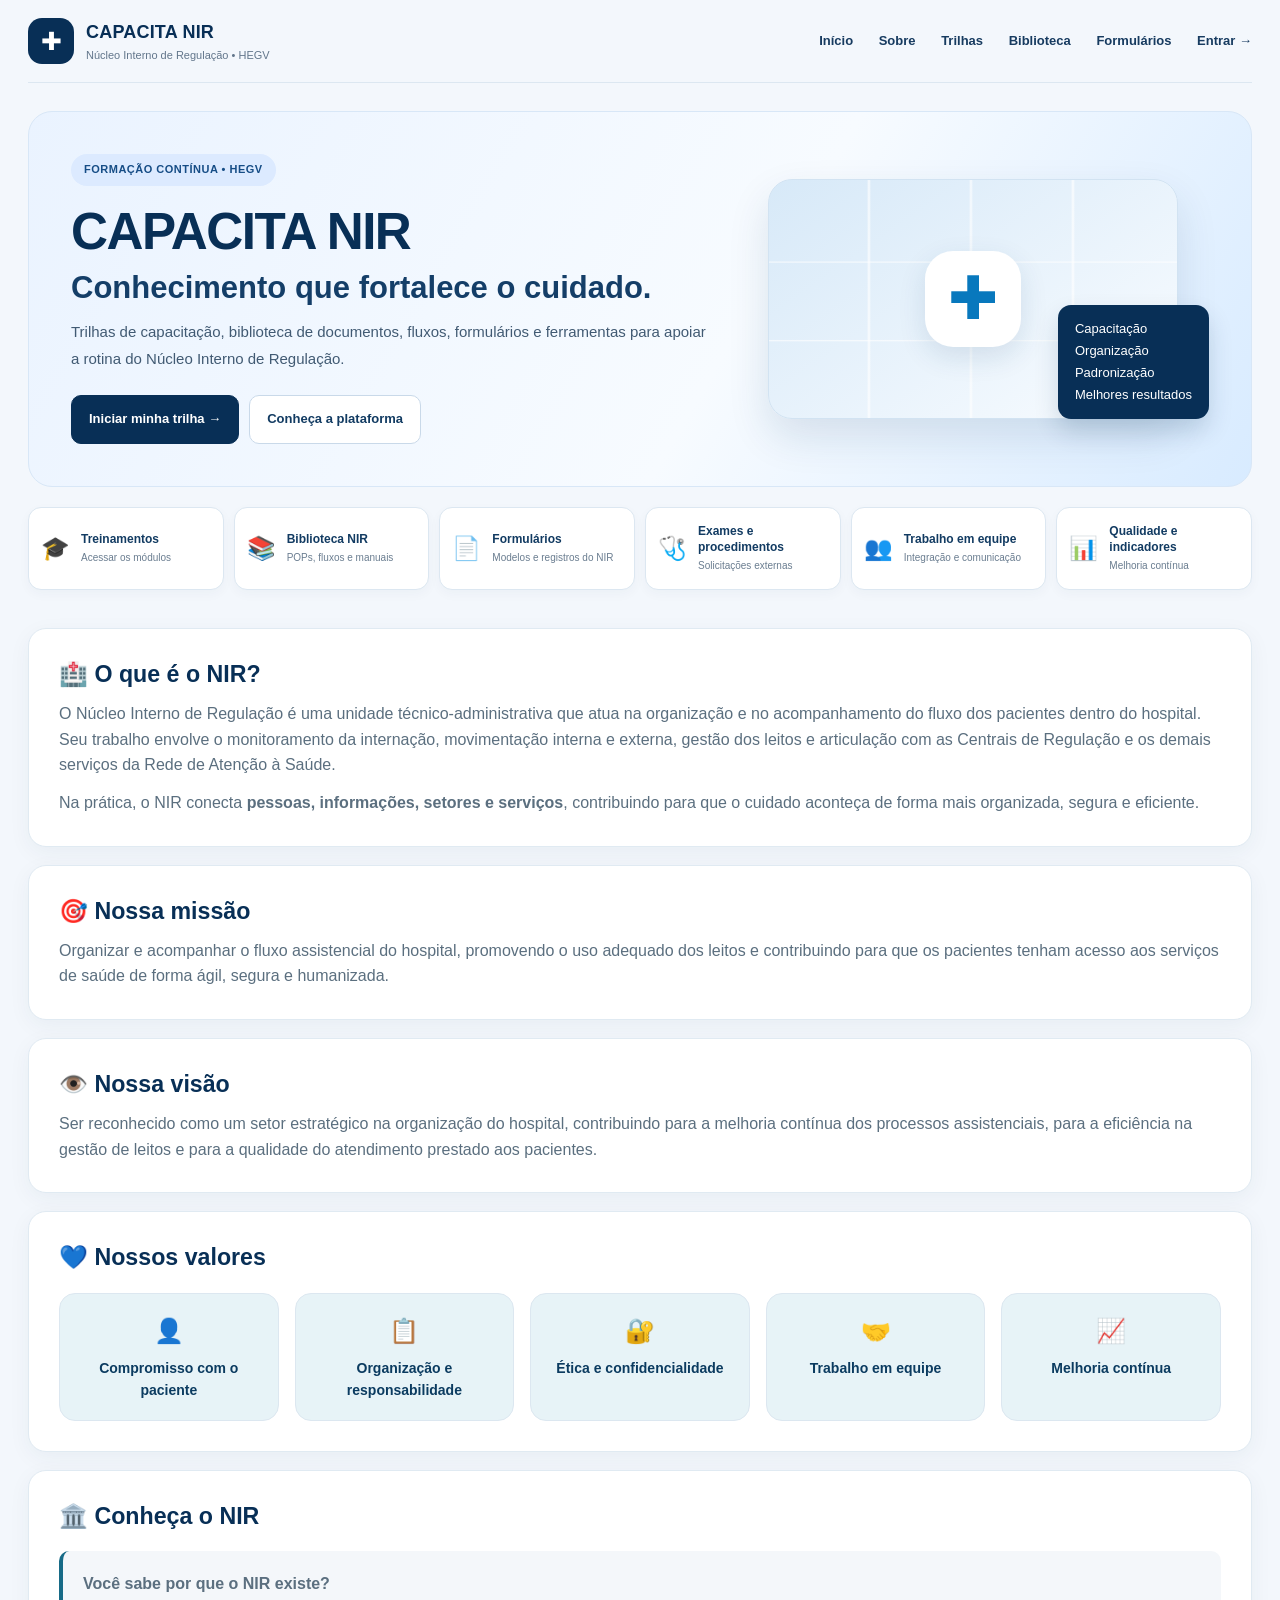
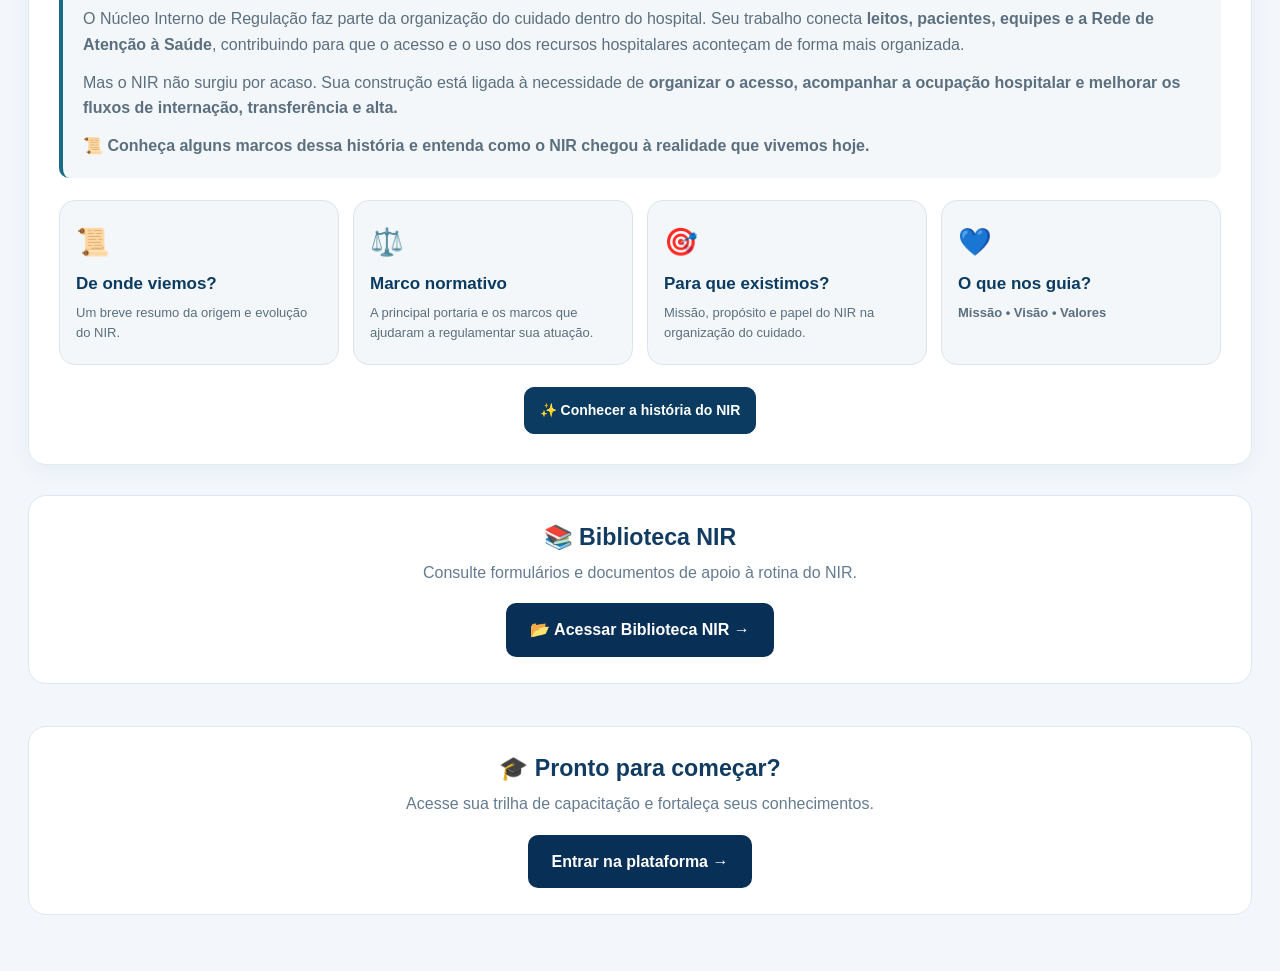
<file: index.html>
<!DOCTYPE html>
<html lang="pt-BR">
<head>
<meta charset="UTF-8">
<meta name="viewport" content="width=device-width, initial-scale=1.0">
<title>CAPACITA NIR | Plataforma de Capacitação</title>
<link rel="preconnect" href="https://fonts.googleapis.com">
<link rel="preconnect" href="https://fonts.gstatic.com" crossorigin>
<link href="https://fonts.googleapis.com/css2?family=Inter:wght@400;500;600;700;800&display=swap" rel="stylesheet">

<style>
:root{
  --navy:#17324d;
  --blue:#2f6f95;
  --blue-light:#e8f2f7;
  --light:#f4f8fb;
  --text:#243746;
  --muted:#657786;
  --white:#ffffff;
  --border:#dce7ee;
  --success:#3d8068;
  --shadow:0 10px 30px rgba(23,50,77,.08);
}
*{box-sizing:border-box}
html{scroll-behavior:smooth}
body{
  margin:0;font-family:Arial,Helvetica,sans-serif;color:var(--text);
  background:var(--light);line-height:1.6;
}
button,input,textarea{font:inherit}
button{cursor:pointer}

/* ===== APRESENTAÇÃO INICIAL ===== */
.intro-screen{
  min-height:100vh;
  background:linear-gradient(135deg,var(--navy),var(--blue));
  color:white;
}
.intro-inner{max-width:1150px;margin:auto;padding:55px 20px 70px}
.intro-hero{text-align:center;max-width:850px;margin:auto}
.intro-badge{
  display:inline-block;padding:8px 16px;border:1px solid rgba(255,255,255,.35);
  border-radius:30px;font-size:13px;font-weight:bold;margin-bottom:18px;
}
.intro-hero h1{font-size:clamp(38px,6vw,62px);margin:0 0 8px}
.intro-subtitle{font-size:20px;margin:0 0 18px;opacity:.9}
.motto{
  max-width:760px;margin:0 auto 28px;font-size:18px;font-style:italic;opacity:.97;
}
.intro-button{
  display:inline-flex;align-items:center;justify-content:center;
  border:0;border-radius:12px;padding:13px 22px;background:white;
  color:var(--navy);font-weight:bold;box-shadow:0 8px 25px rgba(0,0,0,.15);
}
.intro-section{
  background:white;color:var(--text);border-radius:22px;padding:30px;
  margin-top:42px;box-shadow:0 15px 45px rgba(0,0,0,.12);
}
.intro-section h2{color:var(--navy);margin:0 0 12px}
.intro-section p{margin:0;color:var(--muted)}
.info-grid{
  display:grid;grid-template-columns:repeat(2,minmax(0,1fr));gap:18px;margin-top:22px;
}
.info-card{
  background:var(--light);border:1px solid var(--border);border-radius:17px;padding:22px;
}
.info-card .icon{font-size:27px;margin-bottom:8px}
.info-card h3{color:var(--navy);margin:0 0 7px}
.info-card p{font-size:14px}
.values-grid{
  display:grid;grid-template-columns:repeat(5,minmax(0,1fr));gap:12px;margin-top:20px;
}
.value-card{
  text-align:center;background:var(--blue-light);border-radius:15px;padding:18px 10px;
  border:1px solid #d6e8f1;
}
.value-card strong{display:block;color:var(--navy);font-size:14px}
.value-card span{font-size:24px;display:block;margin-bottom:7px}
.history-box{
  margin-top:20px;padding:20px;border-left:4px solid var(--blue);
  background:var(--light);border-radius:10px;
}
.login-access{
  text-align:center;margin-top:42px;
}
.login-access h2{margin:0 0 8px}
.login-access p{margin:0 auto 18px;color:rgba(255,255,255,.9)}
.intro-login-button{
  display:inline-flex;padding:14px 24px;border:0;border-radius:12px;
  background:white;color:var(--navy);font-weight:bold;
}

/* ===== LOGIN ===== */
.login-screen{
  min-height:100vh;display:none;align-items:center;justify-content:center;
  padding:25px;background:linear-gradient(135deg,var(--navy),var(--blue));
}
.login-card{
  width:100%;max-width:480px;background:var(--white);border-radius:24px;
  padding:40px 32px;box-shadow:0 20px 60px rgba(0,0,0,.18);text-align:center;
}
.login-badge{
  display:inline-block;background:var(--blue-light);color:var(--navy);
  padding:8px 15px;border-radius:30px;font-size:13px;font-weight:bold;margin-bottom:20px;
}
.login-card h1{color:var(--navy);margin:0 0 8px;font-size:32px}
.login-card h2{color:var(--blue);font-size:18px;margin:0 0 15px;font-weight:normal}
.login-card p{color:var(--muted);margin:0 0 28px}
.login-form{text-align:left}
.login-form label{display:block;font-size:14px;font-weight:bold;color:var(--navy);margin:15px 0 7px}
.login-form input{width:100%;padding:14px;border:1px solid var(--border);border-radius:12px;outline:none}
.login-form input:focus{border-color:var(--blue)}
.login-button{
  width:100%;margin-top:22px;padding:14px;border:0;border-radius:12px;
  background:var(--navy);color:white;font-weight:bold;
}
.back-intro{
  margin-top:16px;border:0;background:transparent;color:var(--blue);font-size:13px;font-weight:bold;
}
.login-author{margin-top:28px;padding-top:20px;border-top:1px solid var(--border);font-size:12px;color:var(--muted)}

/* ===== APLICAÇÃO ===== */
.app{display:none;min-height:100vh}
.topbar{background:white;border-bottom:1px solid var(--border);position:sticky;top:0;z-index:20}
.topbar-inner{max-width:1150px;margin:auto;padding:15px 20px;display:flex;align-items:center;justify-content:space-between;gap:20px}
.brand{display:flex;align-items:center;gap:12px}
.brand-icon{width:42px;height:42px;border-radius:12px;background:var(--navy);color:white;display:flex;align-items:center;justify-content:center;font-size:20px}
.brand strong{color:var(--navy);display:block}
.brand small{color:var(--muted)}
.logout-button{border:1px solid var(--border);background:white;color:var(--navy);padding:9px 13px;border-radius:10px;font-size:13px}

.hero{background:linear-gradient(135deg,var(--navy),var(--blue));color:white}
.hero-inner{max-width:1150px;margin:auto;padding:55px 20px 48px}
.hero-grid{display:grid;grid-template-columns:1.5fr .8fr;gap:40px;align-items:center}
.tag{display:inline-block;padding:7px 13px;border:1px solid rgba(255,255,255,.35);border-radius:30px;font-size:13px;margin-bottom:15px}
.hero h1{font-size:clamp(32px,5vw,50px);margin:0 0 12px}
.hero p{max-width:700px;font-size:17px;margin:0;opacity:.95}
.author-box{text-align:center}
.signature{display:block;width:100%;max-width:330px;height:auto;margin:0 auto 14px;border-radius:8px;background:white}
.author-text{font-size:13px;line-height:1.5;padding:10px 15px;border:1px solid rgba(255,255,255,.25);border-radius:10px;background:rgba(255,255,255,.08)}

.container{max-width:1150px;margin:auto;padding:40px 20px 70px}
.welcome{margin-bottom:35px}
.welcome h2{margin:0 0 5px;color:var(--navy)}
.welcome p{margin:0;color:var(--muted)}
.section-title{color:var(--navy);margin:0 0 18px}

.progress-card{background:white;border:1px solid var(--border);border-radius:18px;padding:24px;box-shadow:var(--shadow);margin-bottom:35px}
.progress-header{display:flex;justify-content:space-between;align-items:center;gap:20px;margin-bottom:12px}
.progress-header strong{color:var(--navy)}
.progress-percent{font-weight:bold;color:var(--blue)}
.progress-bar{height:12px;background:#e9eff3;border-radius:20px;overflow:hidden}
.progress-fill{height:100%;width:0%;background:var(--blue);border-radius:20px;transition:width .4s ease}
.progress-info{color:var(--muted);font-size:13px;margin-top:9px}

.course-grid{display:grid;grid-template-columns:repeat(2,minmax(0,1fr));gap:22px}
.course-card{background:white;border:1px solid var(--border);border-radius:20px;padding:25px;box-shadow:var(--shadow);position:relative;overflow:hidden}
.course-number{display:inline-flex;width:42px;height:42px;align-items:center;justify-content:center;border-radius:50%;background:var(--blue-light);color:var(--navy);font-weight:bold;margin-bottom:15px}
.course-status{position:absolute;top:20px;right:20px;font-size:12px;padding:6px 10px;border-radius:20px;background:#f1f4f6;color:var(--muted)}
.course-status.done{background:#e7f3ed;color:var(--success)}
.course-card h3{color:var(--navy);font-size:21px;margin:0 0 8px}
.course-description{color:var(--muted);font-size:14px;min-height:68px}
.course-meta{display:flex;gap:15px;flex-wrap:wrap;color:var(--muted);font-size:13px;margin:18px 0}
.course-actions{display:flex;flex-wrap:wrap;gap:10px}
.btn{display:inline-flex;align-items:center;justify-content:center;padding:11px 15px;border-radius:10px;text-decoration:none;font-weight:bold;font-size:14px;border:1px solid var(--border);color:var(--navy);background:white}
.btn-primary{background:var(--navy);color:white;border-color:var(--navy)}
.btn-success{background:var(--success);color:white;border-color:var(--success)}

.lesson{display:none}
.back-button{border:0;background:transparent;color:var(--blue);font-weight:bold;padding:0;margin-bottom:20px}
.lesson-card{background:white;border:1px solid var(--border);border-radius:20px;padding:30px;box-shadow:var(--shadow)}
.lesson-label{color:var(--blue);font-weight:bold;font-size:13px;text-transform:uppercase;letter-spacing:.5px}
.lesson-card h2{color:var(--navy);font-size:32px;margin:6px 0 12px}
.lesson-intro{color:var(--muted);max-width:800px}
.video-placeholder{margin:28px 0;background:#102c43;border-radius:18px;overflow:hidden;width:100%}
.video-placeholder iframe{display:block;width:100%;min-height:420px;border:0}
/* ===== APRESENTAÇÃO DENTRO DA PLATAFORMA ===== */
.presentation-box{
  margin:28px 0 20px;
  background:#102c43;
  border-radius:18px;
  overflow:hidden;
  box-shadow:0 10px 30px rgba(23,50,77,.12);
}
.presentation-header{
  display:flex;
  justify-content:space-between;
  align-items:center;
  gap:15px;
  padding:14px 18px;
  color:white;
  background:rgba(0,0,0,.12);
}
.presentation-header strong{font-size:14px}
.presentation-frame{
  display:block;
  width:100%;
  height:620px;
  border:0;
  background:white;
}
.presentation-note{
  padding:10px 16px;
  color:rgba(255,255,255,.82);
  font-size:12px;
  background:#102c43;
}
@media(max-width:600px){
  .presentation-frame{height:420px}
  .presentation-header{align-items:flex-start;flex-direction:column}
}

.material-box{border:1px solid var(--border);background:var(--light);border-radius:15px;padding:20px;margin-top:20px}
.material-box h3{margin-top:0;color:var(--navy)}

.vaga-zero-support{
  display:none;
  margin-top:20px;
  border:1px solid var(--border);
  background:var(--light);
  border-radius:15px;
  padding:20px;
}
.vaga-zero-support h3{
  margin:0 0 8px;
  color:var(--navy);
}
.vaga-zero-support p{
  color:var(--muted);
  margin:0 0 15px;
}
.vaga-zero-image{
  display:block;
  width:100%;
  max-width:900px;
  height:auto;
  margin:18px auto 0;
  border-radius:12px;
  border:1px solid var(--border);
  box-shadow:var(--shadow);
}
.complete-area{margin-top:28px;padding-top:25px;border-top:1px solid var(--border)}
.complete-button{padding:13px 20px;border:0;border-radius:11px;background:var(--success);color:white;font-weight:bold}
.complete-message{display:none;margin-top:12px;color:var(--success);font-weight:bold}

.questions{margin-top:40px}
.question-card{background:white;border:1px solid var(--border);border-radius:18px;padding:25px;box-shadow:var(--shadow)}
.question-card h3{margin-top:0;color:var(--navy)}
.question-card p{color:var(--muted)}
.question-card textarea{width:100%;min-height:120px;resize:vertical;border:1px solid var(--border);border-radius:12px;padding:14px;outline:none}
.question-card textarea:focus{border-color:var(--blue)}
.question-button{margin-top:12px;padding:11px 17px;border:0;border-radius:10px;background:var(--navy);color:white;font-weight:bold}
.question-feedback{display:none;margin-top:10px;color:var(--success);font-size:14px}

.library{margin-top:40px}
.library-grid{display:grid;grid-template-columns:repeat(3,1fr);gap:16px}
.library-item{background:white;border:1px solid var(--border);border-radius:15px;padding:20px}
.library-item strong{color:var(--navy)}
.library-item p{font-size:13px;color:var(--muted)}

footer{text-align:center;color:var(--muted);font-size:13px;padding:30px 20px 40px;border-top:1px solid var(--border);background:white}

.history-cards{
  display:grid;
  grid-template-columns:repeat(4,minmax(0,1fr));
  gap:14px;
  margin-top:22px;
}
.history-card{
  background:var(--light);
  border:1px solid var(--border);
  border-radius:16px;
  padding:20px 16px;
  transition:.2s;
}
.history-card:hover{transform:translateY(-2px);box-shadow:var(--shadow)}
.history-icon{font-size:27px;margin-bottom:8px}
.history-card h3{color:var(--navy);font-size:17px;margin:0 0 7px}
.history-card p{font-size:13px}

.history-page{
  display:none;
  min-height:100vh;
  background:var(--light);
}
.history-page-header{
  background:linear-gradient(135deg,var(--navy),var(--blue));
  color:white;
}
.history-page-inner{max-width:950px;margin:auto;padding:42px 20px}
.history-page-header h1{margin:0 0 8px;font-size:clamp(30px,5vw,46px)}
.history-page-header p{margin:0;opacity:.92}
.history-content{
  max-width:950px;
  margin:auto;
  padding:35px 20px 65px;
}
.history-content-card{
  background:white;border:1px solid var(--border);border-radius:20px;
  padding:28px;margin-bottom:18px;box-shadow:var(--shadow);
}
.history-content-card h2{color:var(--navy);margin:0 0 10px}
.history-content-card p{color:var(--muted);margin:0}
.timeline{
  position:relative;
  margin-top:22px;
  padding-left:28px;
  border-left:3px solid var(--blue-light);
}
.timeline-item{position:relative;margin-bottom:25px}
.timeline-item:last-child{margin-bottom:0}
.timeline-item:before{
  content:"";
  position:absolute;
  left:-38px;
  top:5px;
  width:14px;height:14px;border-radius:50%;
  background:var(--blue);
  border:4px solid white;
  box-shadow:0 0 0 2px var(--blue-light);
}
.timeline-item strong{color:var(--navy);display:block;margin-bottom:4px}
.timeline-item p{font-size:14px;color:var(--muted);margin:0}

@media(max-width:850px){
  .info-grid,.course-grid{grid-template-columns:1fr}
  .values-grid{grid-template-columns:repeat(2,1fr)}
  .hero-grid{grid-template-columns:1fr;text-align:center}
  .hero p{margin:auto}
  .library-grid{grid-template-columns:1fr}
}
@media(max-width:600px){
  .intro-inner{padding:40px 15px 50px}
  .intro-section{padding:22px}
  .values-grid{grid-template-columns:1fr 1fr}
  .login-card{padding:30px 22px}
  .topbar-inner{padding:12px 15px}
  .brand small{display:none}
  .hero-inner{padding:40px 18px}
  .container{padding:30px 15px 50px}
  .lesson-card{padding:22px}
  .lesson-card h2{font-size:26px}
  .video-placeholder iframe{min-height:220px}
  .course-actions .btn{width:100%}
}

/* ===== REFATORAÇÃO VISUAL — PORTAL HÍBRIDO ===== */
:root{
  --navy:#0b3b60;
  --blue:#176b87;
  --blue-light:#e7f3f7;
  --light:#f4f7fa;
  --text:#172b3a;
  --muted:#5b6f7f;
  --border:#dce5ec;
  --success:#237a5a;
  --shadow:0 8px 26px rgba(11,59,96,.07);
}
body{font-family:"Inter",Arial,Helvetica,sans-serif;background:#f4f7fa}
button,input,textarea{font-family:inherit}
button,a,input,textarea{outline-offset:3px}
:focus-visible{outline:3px solid #20a4bf!important;outline-offset:3px}
.portal-sidebar{
  position:fixed;inset:0 auto 0 0;width:258px;padding:24px 16px;
  background:#0b3b60;color:#fff;z-index:1000;overflow-y:auto;
  box-shadow:6px 0 24px rgba(11,59,96,.12)
}
.portal-brand{display:flex;align-items:center;gap:12px;padding:4px 8px 22px;border-bottom:1px solid rgba(255,255,255,.17);margin-bottom:22px}
.portal-brand-mark{width:44px;height:44px;display:grid;place-items:center;border-radius:13px;background:#fff;color:#0b3b60;font-weight:800;letter-spacing:-1px}
.portal-brand strong{display:block;font-size:16px;letter-spacing:.04em}
.portal-brand small{display:block;color:#d3e4ef;font-size:11px;margin-top:3px}
.portal-nav-label{padding:0 10px;margin:20px 0 8px;color:#b9d2e2;font-size:10px;font-weight:700;letter-spacing:.12em;text-transform:uppercase}
.portal-nav{display:grid;gap:5px}
.portal-nav a{display:flex;align-items:center;gap:11px;padding:12px 13px;border-radius:11px;color:#f5f9fc;text-decoration:none;font-size:13px;font-weight:500;transition:background .18s ease,transform .18s ease}
.portal-nav a:hover,.portal-nav a:focus-visible{background:rgba(255,255,255,.13);transform:translateX(2px)}
.portal-nav-icon{width:22px;text-align:center;font-size:17px}
.portal-sidebar-note{margin:28px 5px 0;padding:14px;border:1px solid rgba(255,255,255,.18);border-radius:12px;color:#d7e6ef;font-size:11px;line-height:1.6}
.portal-main{min-height:100vh;margin-left:258px}
.portal-menu-toggle{display:none;position:fixed;top:12px;left:12px;width:44px;height:44px;border:0;border-radius:12px;background:#0b3b60;color:#fff;font-size:22px;z-index:1200;box-shadow:0 5px 18px rgba(11,59,96,.2)}
.portal-menu-overlay{display:none;position:fixed;inset:0;background:rgba(10,28,42,.5);z-index:950}
.portal-menu-overlay.show{display:block}
.topbar{background:rgba(255,255,255,.96);backdrop-filter:blur(12px)}
.topbar-inner{max-width:1240px}
.brand-icon{background:#e7f3f7;color:#0b3b60}
.logout-button{font-weight:600;transition:background .18s ease,border-color .18s ease}
.logout-button:hover{background:#f4f7fa;border-color:#b7c9d5}
.hero{background:linear-gradient(125deg,#0b3b60 0%,#176b87 100%)}
.hero-inner{max-width:1240px}
.hero-grid{gap:34px}
.container{max-width:1240px}
.welcome{padding:22px 24px;background:#fff;border:1px solid var(--border);border-radius:18px;margin-bottom:22px}
.welcome h2{font-size:clamp(22px,2.5vw,29px)}
.progress-card{margin-bottom:30px}
.progress-fill{background:linear-gradient(90deg,#176b87,#20a4bf)}
.course-grid{grid-template-columns:repeat(2,minmax(0,1fr));gap:18px}
.course-card,.progress-card,.question-card,.library-item,.lesson-card{box-shadow:0 4px 18px rgba(11,59,96,.045);transition:transform .18s ease,border-color .18s ease,box-shadow .18s ease}
.course-card{border-radius:17px;padding:24px}
.course-card:hover,.library-item:hover{transform:translateY(-2px);border-color:#b7d2df;box-shadow:0 10px 26px rgba(11,59,96,.08)}
.course-number{background:#e7f3f7;color:#0b3b60}
.course-status{max-width:130px}
.btn,.question-button,.complete-button,.intro-button,.intro-login-button,.login-button{min-height:44px;transition:transform .18s ease,background .18s ease,box-shadow .18s ease}
.btn:hover,.question-button:hover,.complete-button:hover,.intro-button:hover,.intro-login-button:hover,.login-button:hover{transform:translateY(-1px)}
.btn-primary{background:#0b3b60;border-color:#0b3b60}
.btn-primary:hover{background:#12577c;border-color:#12577c}
.portal-tools{margin:0 0 28px;padding:22px;background:#fff;border:1px solid var(--border);border-radius:18px;box-shadow:0 4px 18px rgba(11,59,96,.04)}
.portal-tools-heading{margin:0 0 13px;color:#0b3b60;font-size:16px}
.portal-search-wrap{position:relative;margin-bottom:20px}
.portal-search-icon{position:absolute;left:15px;top:50%;transform:translateY(-50%);font-size:18px;color:#6b7e8c;pointer-events:none}
.portal-search{display:block;width:100%;min-height:48px;padding:12px 15px 12px 44px;border:1px solid #cbd8e1;border-radius:12px;background:#fff;color:#172b3a}
.portal-search:focus{border-color:#176b87;box-shadow:0 0 0 3px rgba(23,107,135,.12)}
.portal-search-help{margin:7px 0 0;color:#6b7e8c;font-size:12px}
.portal-quick-grid{display:grid;grid-template-columns:repeat(4,minmax(0,1fr));gap:12px}
.portal-quick-card{display:flex;min-height:116px;flex-direction:column;align-items:flex-start;justify-content:center;gap:8px;padding:17px;border:1px solid var(--border);border-radius:14px;background:#fbfdfe;color:#172b3a;text-decoration:none;transition:transform .18s ease,border-color .18s ease,box-shadow .18s ease}
.portal-quick-card:hover{transform:translateY(-2px);border-color:#8db9ca;box-shadow:0 8px 20px rgba(11,59,96,.07)}
.portal-quick-icon{font-size:24px}
.portal-quick-card strong{font-size:13px;color:#0b3b60}
.portal-quick-card small{font-size:11px;line-height:1.4;color:#5b6f7f}
.portal-search-results{font-size:12px;color:#5b6f7f;margin-top:12px}
.portal-empty-state{display:none;padding:18px;border:1px dashed #b7c9d5;border-radius:12px;color:#5b6f7f;background:#fbfdfe}
.library-item{transition:transform .18s ease,border-color .18s ease,box-shadow .18s ease}
.library-item[hidden],.course-card[hidden]{display:none!important}
footer{line-height:1.8}
@media(max-width:1050px){
  .portal-quick-grid{grid-template-columns:repeat(2,minmax(0,1fr))}
  .portal-sidebar{width:238px}
  .portal-main{margin-left:238px}
  .course-grid{grid-template-columns:1fr}
}
@media(max-width:760px){
  .portal-sidebar{width:min(300px,86vw);transform:translateX(-105%);transition:transform .24s ease;box-shadow:none}
  .portal-sidebar.open{transform:translateX(0);box-shadow:8px 0 30px rgba(0,0,0,.16)}
  .portal-main{margin-left:0}
  .portal-menu-toggle{display:block}
  .topbar-inner{padding-left:70px}
  .portal-tools{padding:16px}
  .portal-quick-grid{grid-template-columns:repeat(2,minmax(0,1fr))}
  .hero-inner{padding-top:42px}
  .course-grid{grid-template-columns:1fr}
}
@media(max-width:420px){
  .portal-quick-grid{grid-template-columns:1fr 1fr;gap:8px}
  .portal-quick-card{padding:13px;min-height:108px}
  .portal-quick-card strong{font-size:12px}
  .portal-quick-card small{font-size:10px}
  .course-status{position:static;display:inline-block;margin:0 0 12px}
  .course-card{padding:19px}
}
@media(prefers-reduced-motion:reduce){
  *,*::before,*::after{scroll-behavior:auto!important;transition:none!important;animation:none!important}
}


/* ===== REDESIGN HÍBRIDO CAPACITA NIR — versão de revisão ===== */
.intro-screen{background:#f3f7fc;color:#102d4f;min-height:100vh}
.intro-inner{max-width:1440px;padding:0 28px 56px}
.landing-nav{display:flex;align-items:center;justify-content:space-between;gap:22px;padding:18px 0;border-bottom:1px solid #dce7f1}
.landing-brand{display:flex;align-items:center;gap:12px;color:#082f56;text-decoration:none;min-width:225px}
.landing-brand-mark{width:46px;height:46px;display:grid;place-items:center;border-radius:14px;background:#082f56;color:white;font-size:25px}
.landing-brand strong{display:block;font-size:18px;letter-spacing:.2px}
.landing-brand small{display:block;color:#62768b;font-size:11px}
.landing-nav-links{display:flex;align-items:center;justify-content:flex-end;gap:clamp(10px,2vw,28px);flex-wrap:wrap}
.landing-nav-links a{font-size:13px;font-weight:600;color:#173b60;text-decoration:none}
.landing-nav-links a:hover{color:#0878bd}
.landing-nav-cta{background:#082f56!important;color:white!important;border-radius:10px;padding:11px 17px}
.landing-hero{display:grid;grid-template-columns:1.15fr .85fr;gap:28px;align-items:center;margin:28px 0 20px;padding:42px;border-radius:24px;background:linear-gradient(120deg,#eaf3ff 0%,#f7fbff 58%,#d8ebff 100%);border:1px solid #d8e7f7;overflow:hidden;position:relative}
.landing-hero-copy{position:relative;z-index:1}
.landing-eyebrow{display:inline-flex;align-items:center;gap:7px;border-radius:30px;background:#dceaff;color:#164d86;padding:7px 13px;font-size:11px;font-weight:800;letter-spacing:.5px}
.landing-hero h1{font-size:clamp(36px,4vw,54px);line-height:1.08;letter-spacing:-1.5px;color:#082f56;margin:18px 0 10px}
.landing-hero h2{font-size:clamp(22px,2.5vw,31px);line-height:1.2;color:#143e68;margin:0 0 13px}
.landing-hero p{max-width:650px;color:#415a73;font-size:15px;line-height:1.75;margin:0 0 23px}
.landing-actions{display:flex;gap:10px;flex-wrap:wrap}
.landing-primary,.landing-secondary{display:inline-flex;align-items:center;justify-content:center;gap:8px;border-radius:10px;padding:13px 17px;font-size:13px;font-weight:800;text-decoration:none;border:1px solid #c9d9e9;cursor:pointer}
.landing-primary{background:#082f56;color:#fff;border-color:#082f56}
.landing-secondary{background:#fff;color:#123b62}
.landing-visual{min-height:250px;position:relative;display:flex;align-items:center;justify-content:center}
.visual-hospital{width:min(100%,410px);height:240px;border-radius:24px;background:linear-gradient(145deg,#d7e9f8,#f9fcff);border:1px solid #d2e3f2;box-shadow:0 18px 42px rgba(18,61,99,.12);position:relative;overflow:hidden;display:grid;place-items:center}
.visual-hospital:before{content:"";position:absolute;inset:0;background:linear-gradient(90deg,transparent 24%,rgba(255,255,255,.8) 24.5%,transparent 25%,transparent 49%,rgba(255,255,255,.75) 49.5%,transparent 50%,transparent 74%,rgba(255,255,255,.8) 74.5%,transparent 75%),linear-gradient(0deg,transparent 32%,rgba(255,255,255,.7) 32.5%,transparent 33%,transparent 65%,rgba(255,255,255,.7) 65.5%,transparent 66%)}
.visual-cross{position:relative;z-index:1;width:96px;height:96px;border-radius:28px;background:#fff;box-shadow:0 10px 28px rgba(16,64,104,.12);display:grid;place-items:center;color:#0878bd;font-size:60px;font-weight:300}
.visual-caption{position:absolute;right:0;bottom:5px;background:#082f56;color:white;padding:13px 17px;border-radius:13px;font-size:13px;line-height:1.7;box-shadow:0 12px 24px rgba(8,47,86,.16)}
.landing-shortcuts{display:grid;grid-template-columns:repeat(6,minmax(0,1fr));gap:10px;margin:18px 0 38px}
.landing-shortcut{display:flex;align-items:center;gap:11px;text-decoration:none;color:#123b62;background:white;border:1px solid #dce7f1;border-radius:13px;padding:15px 12px;min-height:74px;box-shadow:0 4px 12px rgba(17,53,83,.035);transition:transform .16s ease,box-shadow .16s ease}
.landing-shortcut:hover{transform:translateY(-2px);box-shadow:0 9px 22px rgba(17,53,83,.09)}
.landing-shortcut span{font-size:23px}
.landing-shortcut strong{font-size:12px;line-height:1.35;display:block}
.landing-shortcut small{display:block;color:#6a7d90;font-size:10px;margin-top:3px}
.intro-screen .intro-section{margin-top:18px;border-radius:18px;box-shadow:0 6px 22px rgba(16,55,88,.05);border:1px solid #e0eaf2}
.intro-screen .intro-section h2{color:#082f56}
.intro-screen .login-access{background:#fff;border:1px solid #dce7f1;border-radius:18px;padding:26px;color:#123b62}
.intro-screen .login-access p{color:#657b90}
.intro-screen .intro-login-button{background:#082f56;color:white;border-radius:10px}
.intro-screen .intro-inner>.intro-hero{display:none}
@media(max-width:1050px){.landing-shortcuts{grid-template-columns:repeat(3,minmax(0,1fr))}.landing-hero{padding:30px;grid-template-columns:1.1fr .9fr}.landing-nav{align-items:flex-start}.landing-nav-links{gap:12px}}
@media(max-width:720px){.intro-inner{padding:0 15px 35px}.landing-nav{display:block;padding:14px 0}.landing-nav-links{justify-content:flex-start;margin-top:15px;gap:10px}.landing-nav-links a{font-size:12px}.landing-hero{grid-template-columns:1fr;padding:24px 20px;gap:8px}.landing-hero h1{font-size:37px}.landing-visual{min-height:190px}.visual-hospital{height:180px}.visual-caption{right:0;bottom:-2px}.landing-shortcuts{grid-template-columns:repeat(2,minmax(0,1fr));gap:8px}.landing-shortcut{padding:12px 10px}.values-grid{grid-template-columns:repeat(2,minmax(0,1fr))}.info-grid{grid-template-columns:1fr}}


.procedure-grid{display:grid;grid-template-columns:repeat(2,minmax(0,1fr));gap:14px;margin-top:22px}
.procedure-card{display:flex;flex-direction:column;gap:10px;padding:20px;background:#fff;border:1px solid #dce7f1;border-radius:16px;box-shadow:0 5px 18px rgba(8,47,86,.045)}
.procedure-card-head{display:flex;align-items:center;gap:11px}
.procedure-icon{width:43px;height:43px;flex:0 0 43px;display:grid;place-items:center;border-radius:13px;background:#eaf3ff;font-size:22px}
.procedure-card h3{font-size:16px;color:#082f56;margin:0}
.procedure-card p{font-size:13px;color:#60758a;margin:0;line-height:1.55}
.procedure-card .btn{margin-top:auto;align-self:flex-start}
.procedure-note{margin-top:18px;padding:14px 16px;border-radius:12px;background:#fff8df;border:1px solid #f1dfa0;color:#765916;font-size:12px}
@media(max-width:650px){.procedure-grid{grid-template-columns:1fr}}


/* ===== Cartões de procedimentos com prévia visual ===== */
.procedure-library-section{margin:30px 0 36px}
.procedure-library-intro{color:#60758a;max-width:760px;font-size:14px;line-height:1.65;margin:-8px 0 18px}
.procedure-library-grid{display:grid;grid-template-columns:repeat(4,minmax(0,1fr));gap:15px}
.procedure-library-card{min-width:0;overflow:hidden;display:flex;flex-direction:column;background:#fff;border:1px solid #d9e6f3;border-radius:17px;box-shadow:0 5px 18px rgba(8,47,86,.055);transition:transform .18s ease,box-shadow .18s ease}
.procedure-library-card:hover{transform:translateY(-3px);box-shadow:0 12px 28px rgba(8,47,86,.11)}
.procedure-card-visual{height:148px;position:relative;overflow:hidden;display:flex;align-items:center;justify-content:space-between;padding:16px 15px;background:linear-gradient(135deg,var(--proc-pale),#fff 68%);border-bottom:1px solid #e1ebf5}
.procedure-card-visual:before,.procedure-card-visual:after{content:"";position:absolute;border-radius:50%;border:1px solid var(--proc-accent);opacity:.16}
.procedure-card-visual:before{width:150px;height:150px;right:-36px;top:-68px}
.procedure-card-visual:after{width:105px;height:105px;right:-14px;top:-45px}
.procedure-card-icon{z-index:1;display:grid;place-items:center;width:76px;height:76px;border-radius:22px;background:rgba(255,255,255,.9);border:1px solid rgba(255,255,255,.9);box-shadow:0 8px 22px rgba(13,50,82,.1);font-size:42px}
.procedure-visual-copy{z-index:1;max-width:65%;align-self:flex-start}
.procedure-visual-kicker{display:inline-block;font-size:9px;font-weight:800;letter-spacing:.8px;text-transform:uppercase;color:var(--proc-accent);background:rgba(255,255,255,.8);padding:5px 7px;border-radius:20px}
.procedure-visual-copy strong{display:block;color:#10385f;font-size:17px;line-height:1.2;margin-top:10px}
.procedure-mini-flow{position:absolute;left:15px;right:15px;bottom:12px;display:flex;gap:5px;align-items:center;z-index:1}
.procedure-mini-flow span{flex:1;text-align:center;min-width:0;overflow:hidden;text-overflow:ellipsis;white-space:nowrap;font-size:8px;font-weight:700;color:#214b70;background:rgba(255,255,255,.88);border:1px solid rgba(139,171,201,.4);border-radius:6px;padding:5px 3px}
.procedure-mini-flow b{color:var(--proc-accent);font-size:11px}
.procedure-card-body{padding:15px;display:flex;flex:1;flex-direction:column;gap:9px}
.procedure-card-body h3{margin:0;color:#0b3157;font-size:16px;line-height:1.3}
.procedure-card-body p{margin:0;color:#60758a;font-size:12px;line-height:1.55;min-height:55px}
.procedure-card-tag{align-self:flex-start;display:inline-flex;border-radius:20px;padding:5px 9px;background:var(--proc-pale);color:var(--proc-accent);font-size:10px;font-weight:800}
.procedure-card-open{display:flex;align-items:center;justify-content:center;gap:7px;margin-top:auto;text-decoration:none;text-align:center;background:#0a416f;color:#fff;border:1px solid #0a416f;border-radius:9px;padding:10px 12px;font-size:12px;font-weight:800;transition:background .15s ease}
.procedure-card-open:hover{background:#07539a}
.procedure-library-note{margin-top:15px;border:1px solid #f0dda1;background:#fff9e7;color:#765d1d;border-radius:12px;padding:12px 14px;font-size:11px;line-height:1.6}
@media(max-width:1100px){.procedure-library-grid{grid-template-columns:repeat(2,minmax(0,1fr))}}
@media(max-width:560px){.procedure-library-grid{grid-template-columns:1fr}.procedure-card-visual{height:132px}.procedure-card-body p{min-height:0}}

</style>

<link rel="stylesheet" href="assets/css/padrao-global.css">
</head>
<!-- Google tag (gtag.js) -->
<script async src="https://www.googletagmanager.com/gtag/js?id=G-WQT80YZHZR"></script>
<script>
  window.dataLayer = window.dataLayer || [];
  function gtag(){dataLayer.push(arguments);}
  gtag('js', new Date());

  gtag('config', 'G-WQT80YZHZR');
</script>
<body>

<!-- =========================
     APRESENTAÇÃO INICIAL
========================= -->
<section class="intro-screen" id="introScreen">

  <div class="intro-inner">

    <nav class="landing-nav" aria-label="Navegação principal">
      <a class="landing-brand" href="#" onclick="window.scrollTo({top:0,behavior:'smooth'});return false">
        <span class="landing-brand-mark">✚</span>
        <span><strong>CAPACITA NIR</strong><small>Núcleo Interno de Regulação • HEGV</small></span>
      </a>
      <div class="landing-nav-links">
        <a href="#" onclick="window.scrollTo({top:0,behavior:'smooth'});return false">Início</a>
        <a href="#aboutNir">Sobre</a>
        <a href="#" onclick="showLogin();return false">Trilhas</a>
        <a href="./biblioteca/">Biblioteca</a>
        <a href="./formularios/">Formulários</a>
        <a href="#" onclick="showLogin();return false">Entrar →</a>
      </div>
    </nav>

    <section class="landing-hero">
      <div class="landing-hero-copy">
        <span class="landing-eyebrow">FORMAÇÃO CONTÍNUA • HEGV</span>
        <h1>CAPACITA NIR</h1>
        <h2>Conhecimento que fortalece o cuidado.</h2>
        <p>Trilhas de capacitação, biblioteca de documentos, fluxos, formulários e ferramentas para apoiar a rotina do Núcleo Interno de Regulação.</p>
        <div class="landing-actions">
          <button class="landing-primary" onclick="showLogin()">Iniciar minha trilha →</button>
          <button class="landing-secondary" onclick="document.getElementById('aboutNir').scrollIntoView({behavior:'smooth'})">Conheça a plataforma</button>
        </div>
      </div>
      <div class="landing-visual" aria-label="Ilustração abstrata de ambiente hospitalar">
        <div class="visual-hospital"><div class="visual-cross">✚</div></div>
        <div class="visual-caption">Capacitação<br>Organização<br>Padronização<br>Melhores resultados</div>
      </div>
    </section>

    <div class="landing-shortcuts" aria-label="Acessos rápidos">
      <a class="landing-shortcut" href="#" onclick="showLogin();return false"><span>🎓</span><div><strong>Treinamentos</strong><small>Acessar os módulos</small></div></a>
      <a class="landing-shortcut" href="./biblioteca/"><span>📚</span><div><strong>Biblioteca NIR</strong><small>POPs, fluxos e manuais</small></div></a>
      <a class="landing-shortcut" href="./formularios/"><span>📄</span><div><strong>Formulários</strong><small>Modelos e registros do NIR</small></div></a>
      <a class="landing-shortcut" href="./exames/"><span>🩺</span><div><strong>Exames e procedimentos</strong><small>Solicitações externas</small></div></a>
      <a class="landing-shortcut" href="#aboutNir"><span>👥</span><div><strong>Trabalho em equipe</strong><small>Integração e comunicação</small></div></a>
      <a class="landing-shortcut" href="#aboutNir"><span>📊</span><div><strong>Qualidade e indicadores</strong><small>Melhoria contínua</small></div></a>
    </div>

    <section class="intro-section" id="aboutNir">
      <h2>🏥 O que é o NIR?</h2>
      <p>
        O Núcleo Interno de Regulação é uma unidade técnico-administrativa
        que atua na organização e no acompanhamento do fluxo dos pacientes
        dentro do hospital. Seu trabalho envolve o monitoramento da
        internação, movimentação interna e externa, gestão dos leitos e
        articulação com as Centrais de Regulação e os demais serviços da
        Rede de Atenção à Saúde.
      </p>
      <p style="margin-top:12px">
        Na prática, o NIR conecta <strong>pessoas, informações, setores e serviços</strong>,
        contribuindo para que o cuidado aconteça de forma mais organizada,
        segura e eficiente.
      </p>
    </section>

    <section class="intro-section">
      <h2>🎯 Nossa missão</h2>
      <p>
        Organizar e acompanhar o fluxo assistencial do hospital, promovendo
        o uso adequado dos leitos e contribuindo para que os pacientes tenham
        acesso aos serviços de saúde de forma ágil, segura e humanizada.
      </p>
    </section>

    <section class="intro-section">
      <h2>👁️ Nossa visão</h2>
      <p>
        Ser reconhecido como um setor estratégico na organização do hospital,
        contribuindo para a melhoria contínua dos processos assistenciais,
        para a eficiência na gestão de leitos e para a qualidade do atendimento
        prestado aos pacientes.
      </p>
    </section>

    <section class="intro-section">
      <h2>💙 Nossos valores</h2>

      <div class="values-grid">
        <div class="value-card"><span>👤</span><strong>Compromisso com o paciente</strong></div>
        <div class="value-card"><span>📋</span><strong>Organização e responsabilidade</strong></div>
        <div class="value-card"><span>🔐</span><strong>Ética e confidencialidade</strong></div>
        <div class="value-card"><span>🤝</span><strong>Trabalho em equipe</strong></div>
        <div class="value-card"><span>📈</span><strong>Melhoria contínua</strong></div>
      </div>
    </section>

    <section class="intro-section">
      <h2>🏛️ Conheça o NIR</h2>

      <div class="history-box">
        <p><strong>Você sabe por que o NIR existe?</strong></p>

        <p style="margin-top:10px">
          O Núcleo Interno de Regulação faz parte da organização do cuidado
          dentro do hospital. Seu trabalho conecta <strong>leitos, pacientes,
          equipes e a Rede de Atenção à Saúde</strong>, contribuindo para que
          o acesso e o uso dos recursos hospitalares aconteçam de forma mais organizada.
        </p>

        <p style="margin-top:12px">
          Mas o NIR não surgiu por acaso. Sua construção está ligada à necessidade
          de <strong>organizar o acesso, acompanhar a ocupação hospitalar e melhorar
          os fluxos de internação, transferência e alta.</strong>
        </p>

        <p style="margin-top:12px">
          📜 <strong>Conheça alguns marcos dessa história e entenda como o NIR
          chegou à realidade que vivemos hoje.</strong>
        </p>
      </div>

      <div class="history-cards">
        <div class="history-card">
          <div class="history-icon">📜</div>
          <h3>De onde viemos?</h3>
          <p>Um breve resumo da origem e evolução do NIR.</p>
        </div>

        <div class="history-card">
          <div class="history-icon">⚖️</div>
          <h3>Marco normativo</h3>
          <p>A principal portaria e os marcos que ajudaram a regulamentar sua atuação.</p>
        </div>

        <div class="history-card">
          <div class="history-icon">🎯</div>
          <h3>Para que existimos?</h3>
          <p>Missão, propósito e papel do NIR na organização do cuidado.</p>
        </div>

        <div class="history-card">
          <div class="history-icon">💙</div>
          <h3>O que nos guia?</h3>
          <p><strong>Missão • Visão • Valores</strong></p>
        </div>
      </div>

      <div style="margin-top:22px;text-align:center">
        <button class="btn btn-primary" onclick="openHistory()">
          ✨ Conhecer a história do NIR
        </button>
      </div>
    </section>

    <div class="login-access" style="margin-top:30px">
      <h2>📚 Biblioteca NIR</h2>
      <p>Consulte formulários e documentos de apoio à rotina do NIR.</p>
      <button class="intro-login-button" onclick="openLibrary()">
        📂 Acessar Biblioteca NIR →
      </button>
    </div>

    <div class="login-access">
      <h2>🎓 Pronto para começar?</h2>
      <p>Acesse sua trilha de capacitação e fortaleça seus conhecimentos.</p>
      <button class="intro-login-button" onclick="showLogin()">
        Entrar na plataforma →
      </button>
    </div>

  </div>
</section>

<!-- =========================
     HISTÓRIA DO NIR
========================= -->
<section class="history-page" id="historyPage">

  <header class="history-page-header">
    <div class="history-page-inner">
      <button class="back-button" style="color:white;margin-bottom:20px" onclick="showIntro()">
        ← Voltar para apresentação
      </button>
      <h1>📖 A história do NIR</h1>
      <p>Uma leitura breve para entender de onde viemos, por que existimos e como chegamos até aqui.</p>
    </div>
  </header>

  <main class="history-content">

    <div class="history-content-card">
      <h2>🤔 Você sabia?</h2>
      <p>
        Antes de existir toda essa estrutura de regulação, os hospitais já enfrentavam
        um desafio conhecido por todos: <strong>como organizar o acesso aos leitos e
        garantir que cada paciente estivesse no lugar certo, no momento certo?</strong>
      </p>
    </div>

    <div class="history-content-card">
      <h2>📜 Uma história construída aos poucos</h2>
      <p>
        A organização da regulação hospitalar foi se fortalecendo a partir da necessidade
        de acompanhar a capacidade instalada, organizar o acesso e melhorar os fluxos de
        internação, transferência e alta. O NIR surge nesse contexto como uma estrutura
        estratégica de articulação dentro do hospital e com a Rede de Atenção à Saúde.
      </p>

      <div class="timeline">
        <div class="timeline-item">
          <strong>Origem e evolução</strong>
          <p>O trabalho de regulação interna se desenvolve para responder aos desafios de acesso, ocupação e organização dos leitos hospitalares.</p>
        </div>

        <div class="timeline-item">
          <strong>Marco normativo</strong>
          <p>As políticas e normativas da atenção hospitalar passam a reconhecer e orientar a organização do Núcleo Interno de Regulação nos hospitais.</p>
        </div>

        <div class="timeline-item">
          <strong>NIR na prática</strong>
          <p>O núcleo passa a atuar cada vez mais integrado aos setores do hospital, às Centrais de Regulação e à rede, acompanhando o percurso do paciente.</p>
        </div>

        <div class="timeline-item">
          <strong>Hoje</strong>
          <p>O NIR continua evoluindo junto com os processos, a tecnologia e as necessidades da rede de saúde.</p>
        </div>
      </div>
    </div>

    <div class="history-content-card">
      <h2>🎯 Para que existimos?</h2>
      <p>
        Para organizar e acompanhar o fluxo assistencial, apoiar a gestão dos leitos,
        fortalecer a comunicação entre os setores e contribuir para que o paciente tenha
        acesso à assistência de que precisa de forma mais organizada, segura e humanizada.
      </p>
    </div>

    <div class="history-content-card">
      <h2>💙 O que nos guia?</h2>
      <p><strong>Missão • Visão • Valores</strong></p>
      <p style="margin-top:10px">
        Nosso trabalho é guiado pelo compromisso com o paciente, pela organização e
        responsabilidade, pela ética e confidencialidade, pelo trabalho em equipe e pela
        busca constante de melhoria.
      </p>
    </div>

    <div class="history-content-card">
      <h2>🌱 E daqui para frente?</h2>
      <p>
        Hoje, o NIR continua evoluindo. A tecnologia mudou, os processos mudaram e as
        necessidades da rede também. Mas uma coisa permanece:
        <strong>organizar o cuidado para que o paciente tenha acesso à assistência de que precisa.</strong>
      </p>
    </div>

    <div style="text-align:center;margin-top:25px">
      <button class="btn btn-primary" onclick="showIntro()">
        ← Voltar ao início
      </button>
    </div>

  </main>
</section>

<!-- =========================
     BIBLIOTECA NIR — ACESSO LIVRE
========================= -->
<section class="history-page" id="libraryPage">
  <header class="history-page-header">
    <div class="history-page-inner">
      <button class="back-button" style="color:white;margin-bottom:20px" onclick="showIntro()">
        ← Voltar para apresentação
      </button>
      <h1>📚 Biblioteca NIR</h1>
      <p>Documentos e formulários para apoiar a rotina do Núcleo Interno de Regulação.</p>
    </div>
  </header>

  <main class="history-content">
    <div class="history-content-card library-welcome">
      <span class="library-kicker">CENTRO DE DOCUMENTAÇÃO E PADRONIZAÇÃO</span>
      <h2>📚 Biblioteca NIR</h2>
      <p>Consulte procedimentos, fluxos e orientações para apoiar as atividades diárias do Núcleo Interno de Regulação. Os documentos serão organizados por categoria para facilitar a busca e manter a padronização das rotinas.</p>
      <div class="library-category-grid" aria-label="Categorias da Biblioteca NIR">
        <a class="library-category-card" href="#library-pops"><span class="library-category-icon">📋</span><strong>POPs</strong><small>Procedimentos operacionais padrão</small><span class="library-category-link">Consultar coleção →</span></a>
        <a class="library-category-card" href="#library-fluxos"><span class="library-category-icon">🔀</span><strong>Fluxogramas</strong><small>Etapas e caminhos dos processos</small><span class="library-category-link">Consultar coleção →</span></a>
        <a class="library-category-card" href="#library-manuais"><span class="library-category-icon">📘</span><strong>Manuais</strong><small>Orientações completas de trabalho</small><span class="library-category-link">Consultar coleção →</span></a>
        <a class="library-category-card" href="#library-protocolos"><span class="library-category-icon">🛡️</span><strong>Protocolos e diretrizes</strong><small>Critérios e orientações institucionais</small><span class="library-category-link">Consultar coleção →</span></a>
        <a class="library-category-card" href="#library-checklists"><span class="library-category-icon">☑️</span><strong>Checklists e rotinas</strong><small>Conferências e atividades diárias</small><span class="library-category-link">Consultar coleção →</span></a>
        <a class="library-category-card" href="#library-legislacao"><span class="library-category-icon">⚖️</span><strong>Legislação e referências</strong><small>Normas e materiais de consulta</small><span class="library-category-link">Consultar coleção →</span></a>
      </div>
    </div>

    <div class="library-collection" id="library-pops">
      <div class="library-collection-heading"><span>📋</span><div><h2>POPs — Procedimentos Operacionais Padrão</h2><p>Documentos que descrevem como executar as atividades de forma padronizada.</p></div></div>
      <div class="library-document-list">
        <div><strong>POP — Gestão de leitos</strong><small>Em elaboração</small></div>
        <div><strong>POP — Admissão e internação hospitalar</strong><small>Em elaboração</small></div>
        <div><strong>POP — Transferência interna e externa</strong><small>Em elaboração</small></div>
        <div><strong>POP — Alta hospitalar e óbito</strong><small>Em elaboração</small></div>
        <div><strong>POP — Solicitação de Vaga Zero</strong><small>Em elaboração</small></div>
        <div><strong>POP — Passagem de plantão</strong><small>Em elaboração</small></div>
      </div>
    </div>

    <div class="library-collection" id="library-fluxos">
      <div class="library-collection-heading"><span>🔀</span><div><h2>Fluxogramas</h2><p>Representações visuais para facilitar a compreensão dos processos do NIR.</p></div></div>
      <div class="library-document-list">
        <div><strong>Fluxo geral de funcionamento do NIR</strong><small>Em elaboração</small></div>
        <div><strong>Fluxo de internação e gestão de leitos</strong><small>Em elaboração</small></div>
        <div><strong>Fluxo de alta hospitalar</strong><small>Em elaboração</small></div>
        <div><strong>Fluxo de transferência externa e Vaga Zero</strong><small>Em elaboração</small></div>
        <div><strong>Fluxo de solicitação de exames externos</strong><small>Em elaboração</small></div>
      </div>
    </div>

    <div class="library-collection" id="library-manuais">
      <div class="library-collection-heading"><span>📘</span><div><h2>Manuais operacionais</h2><p>Materiais de consulta para integração, capacitação e execução das rotinas.</p></div></div>
      <div class="library-document-list">
        <div><strong>Manual de integração do funcionário</strong><small>Em elaboração</small></div>
        <div><strong>Manual de rotinas administrativas do NIR</strong><small>Em elaboração</small></div>
        <div><strong>Manual de gestão de leitos</strong><small>Em elaboração</small></div>
        <div><strong>Manual dos sistemas de regulação</strong><small>Em elaboração</small></div>
      </div>
    </div>

    <div class="library-collection" id="library-protocolos">
      <div class="library-collection-heading"><span>🛡️</span><div><h2>Protocolos e diretrizes</h2><p>Critérios e orientações que apoiam a tomada de decisão e a organização dos fluxos.</p></div></div>
      <div class="library-document-list">
        <div><strong>Orientações para transporte inter-hospitalar</strong><small>Em elaboração</small></div>
        <div><strong>Critérios documentais para transferências</strong><small>Em elaboração</small></div>
        <div><strong>Orientações para alta referenciada</strong><small>Em elaboração</small></div>
      </div>
    </div>

    <div class="library-collection" id="library-checklists">
      <div class="library-collection-heading"><span>☑️</span><div><h2>Checklists e rotinas</h2><p>Instrumentos práticos para conferência, acompanhamento e continuidade do trabalho.</p></div></div>
      <div class="library-document-list">
        <div><strong>Checklist de abertura e fechamento do plantão</strong><small>Em elaboração</small></div>
        <div><strong>Checklist de internações e movimentações</strong><small>Em elaboração</small></div>
        <div><strong>Checklist de transferências pendentes</strong><small>Em elaboração</small></div>
        <div><strong>Checklist de documentação para exames externos</strong><small>Em elaboração</small></div>
      </div>
    </div>

    <div class="library-collection" id="library-legislacao">
      <div class="library-collection-heading"><span>⚖️</span><div><h2>Legislação e referências</h2><p>Normativas e materiais de referência relacionados à regulação e à atenção hospitalar.</p></div></div>
      <div class="library-document-list">
        <div><strong>Política Nacional de Regulação do SUS</strong><small>Referência para inclusão</small></div>
        <div><strong>Normativas da atenção hospitalar</strong><small>Referências para inclusão</small></div>
        <div><strong>Normas e orientações institucionais do HEGV</strong><small>Conforme disponibilização oficial</small></div>
      </div>
    </div>

    <div class="history-content-card">
      <h2>🔄 Solicitações Externas</h2>
      <p>Escolha o procedimento para abrir sua página de referência, consultar o infográfico, acessar os formulários e utilizar o checklist de conferência.</p>
      <div class="procedure-shortcuts">
        <a href="procedimentos/vaga-zero.html"><span>⚡</span><strong>Vaga Zero — SMS-Rio</strong><small>Formulários, fluxo e checklist</small></a>
        <a href="procedimentos/eda.html"><span>🩺</span><strong>EDA</strong><small>Endoscopia Digestiva Alta</small></a>
        <a href="procedimentos/cateterismo.html"><span>❤️</span><strong>Cateterismo Cardíaco</strong><small>Formulários e conferência</small></a>
        <a href="procedimentos/inca.html"><span>🏥</span><strong>Avaliação INCA</strong><small>Documentação e orientações</small></a>
        <a href="procedimentos/broncoscopia.html"><span>🫁</span><strong>Broncoscopia</strong><small>Guia, etapas e checklist</small></a>
        <a href="procedimentos/valvares.html"><span>💓</span><strong>Procedimentos Valvares</strong><small>Formulários e checklist</small></a>
      </div>
      <div style="text-align:center;margin-top:18px">
        <a class="btn btn-primary" href="https://drive.google.com/drive/folders/1b7rHPDDy81Ms2qcEQ0YRPQNH-QTcQEIM?usp=sharing" target="_blank" rel="noopener noreferrer">📂 Abrir pasta completa no Google Drive</a>
      </div>
    </div>
    <style>
      .procedure-shortcuts{display:grid;grid-template-columns:repeat(2,minmax(0,1fr));gap:12px;margin-top:18px}
      .procedure-shortcuts a{display:grid;grid-template-columns:42px 1fr;column-gap:10px;align-items:center;text-decoration:none;text-align:left;padding:14px;border:1px solid #dce7f0;border-radius:12px;background:#f8fbfd;color:#18344c;transition:.18s}
      .procedure-shortcuts a:hover{border-color:#1269a7;transform:translateY(-2px);box-shadow:0 6px 16px #173b570d}
      .procedure-shortcuts a span{grid-row:span 2;font-size:26px}
      .procedure-shortcuts a strong{font-size:14px}
      .procedure-shortcuts a small{font-size:12px;color:#61758a}
      @media(max-width:600px){.procedure-shortcuts{grid-template-columns:1fr}}
    </style>
    <style>
      .library-welcome{background:linear-gradient(135deg,#f5f9ff,#fff);border-color:#dce8f4}
      .library-kicker{display:inline-block;color:#176b87;font-size:10px;font-weight:800;letter-spacing:1px;margin-bottom:8px}
      .library-category-grid{display:grid;grid-template-columns:repeat(3,minmax(0,1fr));gap:14px;margin-top:22px}
      .library-category-card{display:flex;min-height:155px;flex-direction:column;align-items:flex-start;gap:7px;padding:19px;text-decoration:none;color:#173b60;background:#fff;border:1px solid #dce7f1;border-radius:15px;box-shadow:0 5px 16px rgba(8,47,86,.045);transition:transform .18s ease,border-color .18s ease,box-shadow .18s ease}
      .library-category-card:hover{transform:translateY(-3px);border-color:#9fc2d8;box-shadow:0 10px 24px rgba(8,47,86,.09)}
      .library-category-icon{font-size:27px}
      .library-category-card strong{font-size:15px;color:#082f56}
      .library-category-card small{font-size:12px;color:#60758a;line-height:1.45}
      .library-category-link{margin-top:auto;padding-top:5px;color:#176b87;font-size:11px;font-weight:800}
      .library-collection{scroll-margin-top:22px;background:#fff;border:1px solid #dce7f1;border-radius:17px;padding:22px;margin:18px 0;box-shadow:0 5px 18px rgba(8,47,86,.04)}
      .library-collection-heading{display:flex;align-items:flex-start;gap:13px;margin-bottom:15px}
      .library-collection-heading>span{font-size:27px}
      .library-collection-heading h2{margin:0 0 4px;color:#082f56;font-size:19px}
      .library-collection-heading p{margin:0;color:#60758a;font-size:13px}
      .library-document-list{display:grid;grid-template-columns:repeat(2,minmax(0,1fr));gap:9px}
      .library-document-list>div{display:flex;justify-content:space-between;align-items:center;gap:10px;padding:12px 13px;border:1px solid #e2ebf2;border-radius:10px;background:#f9fbfd}
      .library-document-list strong{font-size:12px;color:#24445f}
      .library-document-list small{flex:0 0 auto;color:#8a6a20;background:#fff5d9;border-radius:20px;padding:4px 7px;font-size:9px;font-weight:700}
      @media(max-width:760px){.library-category-grid{grid-template-columns:repeat(2,minmax(0,1fr))}.library-document-list{grid-template-columns:1fr}}
      @media(max-width:420px){.library-category-grid{grid-template-columns:1fr}.library-category-card{min-height:130px}}
    </style>

    <div class="material-box">
      <h3>🔐 Atenção</h3>
      <p>A biblioteca deve conter somente modelos e documentos apropriados para compartilhamento. Nunca publique documentos preenchidos com dados de pacientes.</p>
    </div>

    <div style="text-align:center;margin-top:25px">
      <button class="btn btn-primary" onclick="showIntro()">← Voltar ao início</button>
    </div>
  </main>
</section>

<!-- =========================
     LOGIN
========================= -->
<section class="login-screen" id="loginScreen">
  <div class="login-card">

    <div class="login-badge">🎓 CAPACITA NIR</div>

    <h1>Pronto para começar?</h1>
    <h2>Sua trilha de capacitação</h2>

    <p>
      Identifique-se para acessar os treinamentos
      e acompanhar seu progresso.
    </p>

    <form class="login-form" id="loginForm">
      <label for="studentName">Seu nome</label>
      <input type="text" id="studentName" placeholder="Digite seu nome" required>

      <label for="studentEmail">Seu e-mail</label>
      <input type="email" id="studentEmail" placeholder="Digite seu e-mail" required>

      <button type="submit" class="login-button">
        Entrar na minha trilha →
      </button>
    </form>

    <button class="back-intro" onclick="showIntro()">← Voltar para apresentação do NIR</button>

    <div class="login-author">
      Idealização e desenvolvimento:<br>
      <strong>Janaína Rosa Rodrigues da Silva — 2026</strong>
    </div>
  </div>
</section>

<!-- =========================
     APLICAÇÃO
========================= -->
<div class="app" id="app">

  <aside class="portal-sidebar" id="portalSidebar" aria-label="Navegação principal">
    <div class="portal-brand">
      <div class="portal-brand-mark" aria-hidden="true">NIR</div>
      <div><strong>CAPACITA NIR</strong><small>Conhecimento e apoio operacional</small></div>
    </div>
    <div class="portal-nav-label">Navegação</div>
    <nav class="portal-nav" aria-label="Seções do portal">
      <a href="#homeSection"><span class="portal-nav-icon" aria-hidden="true">⌂</span> Início</a>
      <a href="#courseGrid"><span class="portal-nav-icon" aria-hidden="true">▦</span> Minha trilha</a>
      <a href="#librarySection"><span class="portal-nav-icon" aria-hidden="true">▤</span> Biblioteca NIR</a>
      <a href="#externalRequestsSection" onclick="openExternalRequests();return false;"><span class="portal-nav-icon" aria-hidden="true">↗</span> Solicitações externas</a>
      <a href="#questionsSection"><span class="portal-nav-icon" aria-hidden="true">?</span> Dúvidas e sugestões</a>
    </nav>
    <div class="portal-nav-label">Acesso rápido</div>
    <nav class="portal-nav" aria-label="Acessos rápidos">
      <a href="#courseGrid" onclick="document.getElementById('portalSearch').value='Vaga Zero';filterPortalContent();"><span class="portal-nav-icon" aria-hidden="true">⚡</span> Vaga Zero</a>
      <a href="#librarySection" onclick="document.getElementById('portalSearch').value='POPs';filterPortalContent();"><span class="portal-nav-icon" aria-hidden="true">✓</span> POPs e fluxos</a>
    </nav>
    <div class="portal-sidebar-note">Conteúdo de apoio à rotina do Núcleo Interno de Regulação. Utilize sempre os documentos oficiais e atualizados da instituição.</div>
  </aside>
  <div class="portal-menu-overlay" id="portalMenuOverlay"></div>
  <button class="portal-menu-toggle" id="portalMenuToggle" type="button" aria-label="Abrir menu de navegação" aria-controls="portalSidebar" aria-expanded="false">☰</button>
  <div class="portal-main">

  <nav class="topbar">
    <div class="topbar-inner">

      <div class="brand">
        <div class="brand-icon">🎓</div>
        <div>
          <strong>CAPACITA NIR</strong>
          <small>Plataforma de Capacitação</small>
        </div>
      </div>

      <button class="logout-button" id="logoutButton">Sair</button>
    </div>
  </nav>

  <header class="hero">
    <div class="hero-inner">
      <div class="hero-grid">

        <div>
          <div class="tag">Núcleo Interno de Regulação • NIR</div>

          <h1>Minha Trilha de Capacitação</h1>

          <p>
            Conhecimento, comunicação e padronização para fortalecer
            o trabalho em equipe e a continuidade do cuidado.
          </p>
        </div>

        <div class="author-box">
          <img src="./Assinatura%20-%20JRRS.jpg"
               alt="Assinatura Janaína Rosa"
               class="signature">

          <div class="author-text">
            <strong>Idealização e desenvolvimento</strong><br>
            Janaína Rosa Rodrigues da Silva — 2026
          </div>
        </div>

      </div>
    </div>
  </header>

  <main class="container">


    <section class="portal-tools" aria-labelledby="portalToolsTitle">
      <h2 class="portal-tools-heading" id="portalToolsTitle">Encontre o que precisa</h2>
      <div class="portal-search-wrap">
        <span class="portal-search-icon" aria-hidden="true">⌕</span>
        <label for="portalSearch" class="visually-hidden" style="position:absolute;width:1px;height:1px;padding:0;margin:-1px;overflow:hidden;clip:rect(0,0,0,0);white-space:nowrap;border:0">Buscar treinamentos e materiais</label>
        <input class="portal-search" id="portalSearch" type="search" placeholder="Buscar treinamento, POP, formulário..." autocomplete="off">
        <p class="portal-search-help">Pesquise por título ou assunto nos treinamentos e na biblioteca exibida nesta página.</p>
      </div>
      <h3 class="portal-tools-heading">Acesso rápido</h3>
      <div class="portal-quick-grid">
        <a class="portal-quick-card" href="#courseGrid">
          <span class="portal-quick-icon" aria-hidden="true">⚡</span><strong>Vaga Zero</strong><small>Treinamento e material de apoio</small>
        </a>
        <a class="portal-quick-card" href="./formularios/">
          <span class="portal-quick-icon" aria-hidden="true">▤</span><strong>Formulários</strong><small>Modelos e registros do NIR</small>
        </a>
        <a class="portal-quick-card" href="./biblioteca/">
          <span class="portal-quick-icon" aria-hidden="true">✓</span><strong>POPs e fluxos</strong><small>Biblioteca NIR</small>
        </a>
        <a class="portal-quick-card" href="#courseGrid">
          <span class="portal-quick-icon" aria-hidden="true">▣</span><strong>Plataforma SMS-Rio</strong><small>Treinamento e guia rápido</small>
        </a>
      </div>
      <div class="portal-search-results" id="portalSearchResults" aria-live="polite"></div>
      <div class="portal-empty-state" id="portalEmptyState">Nenhum treinamento ou material encontrado. Tente outro termo.</div>
    </section>

    <section class="welcome">
      <h2>Olá, <span id="studentDisplay">aluno</span>! 👋</h2>
      <p>Que bom ter você aqui. Vamos aprender juntos?</p>
    </section>

    <section class="progress-card">
      <div class="progress-header">
        <strong>📊 Seu progresso na trilha</strong>
        <span class="progress-percent" id="progressPercent">0%</span>
      </div>

      <div class="progress-bar">
        <div class="progress-fill" id="progressFill"></div>
      </div>

      <div class="progress-info" id="progressInfo">
        0 de 5 treinamentos concluídos
      </div>
    </section>

    <section class="procedure-library-section" id="procedureCardsSection" aria-labelledby="procedureCardsTitle">
        <h2 class="section-title" id="procedureCardsTitle">🩺 Exames e procedimentos externos</h2>
        <p class="procedure-library-intro">Os fluxos, infográficos, formulários específicos e checklists estão organizados na área própria de cada procedimento.</p>
        <a class="btn btn-primary" href="./exames/">Acessar central de exames e procedimentos →</a>
      </section>

      <section id="homeSection">

      <h2 class="section-title">🎓 Minha Trilha</h2>

      <div class="course-grid" id="courseGrid">

        <article class="course-card">
          <span class="course-number">01</span>
          <span class="course-status" id="status1">Não iniciado</span>

          <h3>Ética, Respeito e Responsabilidade</h3>

          <div class="course-description">
            Convivência profissional, responsabilidade, diálogo,
            prevenção e respeito no ambiente de trabalho.
          </div>

          <div class="course-meta">
            <span>🎥 1 aula</span>
            <span>📄 Material de apoio</span>
          </div>

          <div class="course-actions">
            <button class="btn btn-primary" onclick="openLesson(1)">
              ▶ Começar aula
            </button>

            <button class="btn" onclick="openLesson(1); setTimeout(()=>document.getElementById('presentationBox').scrollIntoView({behavior:'smooth',block:'start'}),100)">
              📊 Ver apresentação
            </button>
          </div>
        </article>

        <article class="course-card">
          <span class="course-number">02</span>
          <span class="course-status" id="status2">Não iniciado</span>

          <h3>Comunicação Efetiva e Passagem de Plantão</h3>

          <div class="course-description">
            Comunicação clara, registros resolutivos, pendências
            e continuidade das ações entre os plantões.
          </div>

          <div class="course-meta">
            <span>🎥 1 aula</span>
            <span>📄 Material de apoio</span>
          </div>

          <div class="course-actions">
            <button class="btn btn-primary" onclick="openLesson(2)">
              ▶ Começar aula
            </button>

            <a class="btn" href="#" onclick="alert('Material do treinamento 02 será disponibilizado em breve.');return false;">
              📄 Material
            </a>
          </div>
        </article>

        <article class="course-card">
          <span class="course-number">03</span>
          <span class="course-status" id="status3">Não iniciado</span>

          <h3>Vaga Zero</h3>

          <div class="course-description">
            Orientações práticas para a unidade solicitante realizar
            corretamente a solicitação de Vaga Zero e utilizar os
            materiais de apoio.
          </div>

          <div class="course-meta">
            <span>📊 Apresentação</span>
            <span>📝 Formulário</span>
          </div>

          <div class="course-actions">
            <button class="btn btn-primary" onclick="openLesson(3)">
              ▶ Ver módulo
            </button>

            <button class="btn" onclick="openLesson(3); setTimeout(()=>document.getElementById('presentationBox').scrollIntoView({behavior:'smooth',block:'start'}),100)">
              📊 Ver apresentação
            </button>
          </div>
        </article>

        <article class="course-card">
          <span class="course-number">04</span>
          <span class="course-status" id="status4">Não iniciado</span>
          <h3>Treinamento Operacional - NIR</h3>
          <div class="course-description">
            Apresentação de apoio ao treinamento operacional do Núcleo Interno de Regulação.
          </div>
          <div class="course-meta">
            <span>📊 Apresentação</span>
          </div>
          <div class="course-actions">
            <button class="btn btn-primary" onclick="openLesson(4)">▶ Ver módulo</button>
            <button class="btn" onclick="openLesson(4); setTimeout(()=>document.getElementById('presentationBox').scrollIntoView({behavior:'smooth',block:'start'}),100)">
              📊 Ver apresentação
            </button>
          </div>
        </article>

        <article class="course-card">
          <span class="course-number">05</span>
          <span class="course-status" id="status5">Não iniciado</span>
          <h3>Plataforma SMS Rio</h3>
          <div class="course-description">
            Apresentação sobre a Plataforma SMS Rio, acompanhada de um guia rápido para consulta.
          </div>
          <div class="course-meta">
            <span>📊 Apresentação</span>
            <span>📘 Guia rápido</span>
          </div>
          <div class="course-actions">
            <button class="btn btn-primary" onclick="openLesson(5)">▶ Ver módulo</button>
            <button class="btn" onclick="openLesson(5); setTimeout(()=>document.getElementById('presentationBox').scrollIntoView({behavior:'smooth',block:'start'}),100)">
              📊 Ver apresentação
            </button>
          </div>
        </article>

      </div>

      <section class="questions" id="questionsSection">
        <h2 class="section-title">💡 Espaço para dúvidas</h2>

        <div class="question-card">
          <h3>Ficou com alguma dúvida?</h3>

          <p>
            Não existe pergunta boba. Se alguma parte do treinamento
            não ficou clara, conte para a gente.
          </p>

          <textarea id="questionText"
                    placeholder="Escreva sua dúvida aqui..."></textarea>

          <br>

          <button class="question-button" onclick="sendQuestion()">
            💬 Enviar minha dúvida
          </button>

          <div class="question-feedback" id="questionFeedback">
            Sua dúvida foi registrada neste navegador.
            Em breve vamos conectar este espaço a um formulário real.
          </div>
        </div>
      </section>

      <section class="library" id="librarySection">
        <h2 class="section-title">📚 Acesso aos documentos do NIR</h2>
        <p style="color:var(--muted);margin-top:-8px;margin-bottom:20px">Cada coleção tem seu espaço próprio para evitar duplicidade e facilitar a consulta.</p>
        <div class="library-grid">
          <div class="library-item"><strong>📚 Biblioteca NIR</strong><p>POPs, fluxogramas, manuais, protocolos e checklists.</p><a class="btn btn-primary" style="margin-top:8px" href="./biblioteca/">Acessar biblioteca</a></div>
          <div class="library-item"><strong>📄 Formulários</strong><p>Modelos em branco e registros administrativos do NIR.</p><a class="btn btn-primary" style="margin-top:8px" href="./formularios/">Acessar formulários</a></div>
          <div class="library-item"><strong>🩺 Exames e procedimentos</strong><p>Solicitações externas e documentos específicos de cada procedimento.</p><a class="btn btn-primary" style="margin-top:8px" href="./exames/">Acessar exames</a></div>
        </div>
      </section>

      <section id="externalRequestsSection" style="display:none;margin-top:28px">
        <button class="back-button" onclick="closeExternalRequests()">← Voltar para Biblioteca</button>
        <div class="lesson-card">
          <div class="lesson-label">Biblioteca NIR • Acesso rápido</div>
          <h2 style="font-size:30px">🔄 Solicitações Externas</h2>
          <p class="lesson-intro">Escolha o procedimento para acessar a pasta de apoio com formulários, infográficos e orientações disponíveis. Os documentos oficiais permanecem no Google Drive.</p>
          <div class="procedure-grid">
            <article class="procedure-card">
              <div class="procedure-card-head"><span class="procedure-icon">⚡</span><h3>Vaga Zero — SMS-Rio</h3></div>
              <p>Formulários e materiais de apoio para a solicitação pela Plataforma SMS-Rio.</p>
              <a class="btn btn-primary" href="procedimentos/vaga-zero.html" target="_blank" rel="noopener noreferrer">Acessar página do procedimento ↗</a>
            </article>
            <article class="procedure-card">
              <div class="procedure-card-head"><span class="procedure-icon">🩺</span><h3>EDA — Endoscopia Digestiva Alta</h3></div>
              <p>Infográfico, formulário específico e documentos de apoio do fluxo HEGV → HECC.</p>
              <a class="btn btn-primary" href="procedimentos/eda.html" target="_blank" rel="noopener noreferrer">Acessar página do EDA ↗</a>
            </article>
            <article class="procedure-card">
              <div class="procedure-card-head"><span class="procedure-icon">❤️</span><h3>Cateterismo Cardíaco</h3></div>
              <p>Formulários de solicitação e informações complementares, com materiais de conferência.</p>
              <a class="btn btn-primary" href="procedimentos/cateterismo.html" target="_blank" rel="noopener noreferrer">Acessar página do procedimento ↗</a>
            </article>
            <article class="procedure-card">
              <div class="procedure-card-head"><span class="procedure-icon">🏥</span><h3>Avaliação INCA</h3></div>
              <p>Orientações e documentos de apoio para avaliação ou transferência, conforme o caso.</p>
              <a class="btn btn-primary" href="procedimentos/inca.html" target="_blank" rel="noopener noreferrer">Acessar página do procedimento ↗</a>
            </article>
            <article class="procedure-card">
              <div class="procedure-card-head"><span class="procedure-icon">🫁</span><h3>Broncoscopia</h3></div>
              <p>Guia infográfico e formulários específicos para solicitação do procedimento, incluindo documentação de Alto Custo.</p>
              <a class="btn btn-primary" href="procedimentos/broncoscopia.html" target="_blank" rel="noopener noreferrer">Acessar página da Broncoscopia ↗</a>
            </article>
            <article class="procedure-card">
              <div class="procedure-card-head"><span class="procedure-icon">💓</span><h3>Procedimentos Valvares</h3></div>
              <p>Formulários gerais e complementares para os procedimentos valvares contemplados no material.</p>
              <a class="btn btn-primary" href="procedimentos/valvares.html" target="_blank" rel="noopener noreferrer">Acessar página do procedimento ↗</a>
            </article>
          </div>
          <div class="procedure-note"><strong>Importante:</strong> confira a versão vigente dos documentos e siga o fluxo institucional. Não utilize arquivos preenchidos com dados reais de pacientes como modelos de compartilhamento.</div>
        </div>
      </section>

    </section>

    <section class="lesson" id="lessonSection">

      <button class="back-button" onclick="closeLesson()">
        ← Voltar para minha trilha
      </button>

      <div class="lesson-card">

        <div class="lesson-label">
          Treinamento <span id="lessonNumber">01</span>
        </div>

        <h2 id="lessonTitle">Ética, Respeito e Responsabilidade</h2>

        <p class="lesson-intro" id="lessonDescription">
          Antes de começar, reserve alguns minutos para assistir ao conteúdo
          e refletir sobre como esses princípios aparecem na nossa rotina.
        </p>

        <div class="presentation-box" id="presentationBox" style="display:none;">
          <div class="presentation-header">
            <strong>📊 Apresentação do treinamento</strong>
            <span>Você está dentro do CAPACITA NIR</span>
          </div>
          <iframe id="presentationFrame"
                  class="presentation-frame"
                  src=""
                  title="Apresentação do treinamento CAPACITA NIR"
                  allowfullscreen></iframe>
          <div class="presentation-note">
            Use os controles do visualizador para avançar e voltar os slides.
          </div>
        </div>

        <div class="video-placeholder" id="videoBox">
          <iframe id="videoFrame"
                  src=""
                  title="Treinamento CAPACITA NIR"
                  allow="accelerometer; autoplay; clipboard-write; encrypted-media; gyroscope; picture-in-picture; web-share"
                  allowfullscreen></iframe>
        </div>

        <div class="material-box">
          <h3>📚 Material de apoio</h3>

          <p>Consulte o material complementar deste treinamento.</p>

          <a id="pdfLink"
             class="btn btn-primary"
             href="#"
             target="_blank"
             rel="noopener noreferrer"
             style="display:none;">
            📄 Abrir material
          </a>
        </div>

        <div class="material-box" id="vagaZeroFormBox" style="display:none;">
          <h3>📝 Formulário de Vaga Zero</h3>

          <p>
            Utilize o formulário para realizar a solicitação de Vaga Zero.
          </p>

          <a id="vagaZeroFormLink"
             class="btn btn-primary"
             href="#"
             target="_blank"
             rel="noopener noreferrer">
            📝 Abrir formulário de Vaga Zero
          </a>
        </div>

        <div class="vaga-zero-support" id="vagaZeroSupportBox">
          <h3>📌 Material de apoio — Como solicitar Vaga Zero?</h3>

          <p>
            Orientação rápida para a unidade solicitante, com o passo a passo
            das informações e providências necessárias.
          </p>

          <img
            src="./Material%20de%20apoio%20-%20Vaga%20Zero.png"
            alt="Vaga Zero — Como solicitar? Orientação rápida para a unidade solicitante"
            class="vaga-zero-image">
        </div>

        <div class="material-box" id="smsGuideBox" style="display:none;">
          <h3>📘 Guia rápido da Plataforma SMS Rio</h3>
          <p>
            Consulte o guia rápido como material de apoio ao treinamento da Plataforma SMS Rio.
          </p>
          <a id="smsGuideLink"
             class="btn btn-primary"
             href="#"
             target="_blank"
             rel="noopener noreferrer">
            📘 Abrir guia rápido
          </a>
        </div>

        <div class="complete-area">

          <button class="complete-button"
                  id="completeButton"
                  onclick="completeLesson()">
            ✓ Marcar treinamento como concluído
          </button>

          <div class="complete-message" id="completeMessage">
            🎉 Parabéns! Você concluiu este treinamento.
          </div>

        </div>

      </div>
    </section>

  </main>

  <footer>
    <strong>CAPACITA NIR</strong><br>
    Plataforma de Capacitação do Núcleo Interno de Regulação
    <br><br>
    Idealização e desenvolvimento:
    <strong>Janaína Rosa Rodrigues da Silva — 2026</strong>
    <br>
    © 2026 — Material educativo e de apoio à capacitação.
  </footer>

  </div><!-- FIM portal-main -->
</div>

<script>
const courses = {
  1:{
    title:"Ética, Respeito e Responsabilidade",
    description:"Antes de começar, reserve alguns minutos para assistir ao conteúdo e refletir sobre como esses princípios aparecem na nossa rotina.",
    video:"https://www.youtube.com/embed/9jPCpkI8JKU",
    pptx:"https://docs.google.com/presentation/d/1amqCujnLFs6CgA8LqwH6bi6FkCMF-h943d-h1T_idfY/embed?start=false&loop=false&delayms=3000",
    pdf:""
  },
  2:{
    title:"Comunicação Efetiva e Passagem de Plantão",
    description:"Neste treinamento vamos trabalhar comunicação clara, registros resolutivos, pendências e continuidade das ações entre os plantões.",
    video:"",
    pdf:""
  },

  3:{
    title:"Vaga Zero",
    description:"Orientações práticas para a unidade solicitante realizar corretamente a solicitação de Vaga Zero e utilizar os materiais de apoio.",
    video:"",
    pptx:"https://docs.google.com/presentation/d/1hcRUtbKVB-vBmwtoUD_tbDF9OkbdfJ1G9nt_3OoeSa4/embed?start=false&loop=false&delayms=3000",
    pdf:"",
    form:"https://docs.google.com/document/d/1B_2VTxlmCtwUSm9qzgtJkjdnfvmiFr0PTEsyYoXEHKs/edit?usp=sharing"
  },

  4:{
    title:"Treinamento Operacional - NIR",
    description:"Apresentação de apoio ao treinamento operacional do Núcleo Interno de Regulação.",
    video:"",
    pptx:"https://docs.google.com/presentation/d/1SLqChtz-G56lZNCqZL9C6ozVxeIxpJ48Col3yoj_VO0/embed?start=false&loop=false&delayms=3000",
    pdf:""
  },

  5:{
    title:"Plataforma SMS Rio",
    description:"Apresentação sobre a Plataforma SMS Rio, acompanhada de um guia rápido para consulta.",
    video:"",
    pptx:"https://docs.google.com/presentation/d/1d9rN1CbW7HloUwa2Q_0JLbz6TIQp5lQjiSHWoFSGUeY/embed?start=false&loop=false&delayms=3000",
    pdf:"",
    guide:"https://drive.google.com/file/d/12wLOOvQNtWTuxjq_1jzg3-VBHje3UxhS/view?usp=sharing"
  }
};

let student = JSON.parse(localStorage.getItem("capacitaNIRStudent")) || null;
let progress = JSON.parse(localStorage.getItem("capacitaNIRProgress")) || {1:false,2:false,3:false};

// Mantém o progresso já existente e acrescenta o novo Módulo 03.
if(typeof progress[1] !== "boolean"){
  progress[1]=false;
}
if(typeof progress[2] !== "boolean"){
  progress[2]=false;
}
if(typeof progress[3] !== "boolean"){
  progress[3]=false;
}
if(typeof progress[4] !== "boolean"){
  progress[4]=false;
}
if(typeof progress[5] !== "boolean"){
  progress[5]=false;
}

const introScreen=document.getElementById("introScreen");
const historyPage=document.getElementById("historyPage");
const libraryPage=document.getElementById("libraryPage");
const loginScreen=document.getElementById("loginScreen");
const app=document.getElementById("app");
const loginForm=document.getElementById("loginForm");

function showIntro(){
  loginScreen.style.display="none";
  introScreen.style.display="block";
  historyPage.style.display="none";
  libraryPage.style.display="none";
  app.style.display="none";
  window.scrollTo(0,0);
}

function openHistory(){
  introScreen.style.display="none";
  loginScreen.style.display="none";
  historyPage.style.display="block";
  libraryPage.style.display="none";
  app.style.display="none";
  window.scrollTo(0,0);
}

function openLibrary(){ window.location.href="./biblioteca/"; }

function showLogin(){
  introScreen.style.display="none";
  historyPage.style.display="none";
  libraryPage.style.display="none";
  loginScreen.style.display="flex";
  app.style.display="none";
  window.scrollTo(0,0);
}

function showApp(){
  introScreen.style.display="none";
  historyPage.style.display="none";
  libraryPage.style.display="none";
  loginScreen.style.display="none";
  app.style.display="block";
  document.getElementById("studentDisplay").textContent=student.name;
  updateProgress();
  window.scrollTo(0,0);
}

if(student) showApp();

loginForm.addEventListener("submit",function(event){
  event.preventDefault();

  const name=document.getElementById("studentName").value.trim();
  const email=document.getElementById("studentEmail").value.trim();

  if(!name || !email) return;

  student={name:name,email:email};

  localStorage.setItem("capacitaNIRStudent",JSON.stringify(student));
  showApp();
});

document.getElementById("logoutButton").addEventListener("click",function(){
  localStorage.removeItem("capacitaNIRStudent");
  location.reload();
});

function updateProgress(){
  const completed=Object.values(progress).filter(Boolean).length;
  const total=5;
  const percent=Math.round((completed/total)*100);

  document.getElementById("progressPercent").textContent=percent+"%";
  document.getElementById("progressFill").style.width=percent+"%";
  document.getElementById("progressInfo").textContent=
    completed+" de "+total+" treinamentos concluídos";

  for(let i=1;i<=5;i++){
    const status=document.getElementById("status"+i);

    if(progress[i]){
      status.textContent="✓ Concluído";
      status.classList.add("done");
    }else{
      status.textContent="Não iniciado";
      status.classList.remove("done");
    }
  }
}

function openLesson(number){
  const course=courses[number];

  document.getElementById("homeSection").style.display="none";
  document.getElementById("lessonSection").style.display="block";

  document.getElementById("lessonNumber").textContent=
    number.toString().padStart(2,"0");

  document.getElementById("lessonTitle").textContent=course.title;
  document.getElementById("lessonDescription").textContent=course.description;

  const presentationBox=document.getElementById("presentationBox");
  const presentationFrame=document.getElementById("presentationFrame");

  if(course.pptx){
    presentationFrame.src=course.pptx;
    presentationBox.style.display="block";
  }else{
    presentationFrame.src="";
    presentationBox.style.display="none";
  }

  const videoFrame=document.getElementById("videoFrame");

  if(course.video){
    videoFrame.src=course.video;
    videoFrame.style.display="block";
  }else{
    videoFrame.src="";
    videoFrame.style.display="none";
  }

  const vagaZeroFormBox=document.getElementById("vagaZeroFormBox");
  const vagaZeroFormLink=document.getElementById("vagaZeroFormLink");

  const vagaZeroSupportBox=document.getElementById("vagaZeroSupportBox");

  if(number===3 && course.form){
    vagaZeroFormLink.href=course.form;
    vagaZeroFormBox.style.display="block";
    vagaZeroSupportBox.style.display="block";
  }else{
    vagaZeroFormLink.href="#";
    vagaZeroFormBox.style.display="none";
    vagaZeroSupportBox.style.display="none";
  }

  const smsGuideBox=document.getElementById("smsGuideBox");
  const smsGuideLink=document.getElementById("smsGuideLink");

  if(number===5 && course.guide){
    smsGuideLink.href=course.guide;
    smsGuideBox.style.display="block";
  }else{
    smsGuideLink.href="#";
    smsGuideBox.style.display="none";
  }

  const pdfLink=document.getElementById("pdfLink");

  if(course.pdf){
    pdfLink.href=course.pdf;
    pdfLink.style.display="inline-flex";
  }else{
    pdfLink.href="#";
    pdfLink.style.display="none";
  }

  const completeMessage=document.getElementById("completeMessage");
  const completeButton=document.getElementById("completeButton");

  if(progress[number]){
    completeButton.style.display="none";
    completeMessage.style.display="block";
  }else{
    completeButton.style.display="inline-block";
    completeMessage.style.display="none";
  }

  window.currentLesson=number;
  window.scrollTo(0,0);
}

function completeLesson(){
  const number=window.currentLesson;
  if(!number) return;

  progress[number]=true;

  localStorage.setItem("capacitaNIRProgress",JSON.stringify(progress));
  updateProgress();

  document.getElementById("completeButton").style.display="none";
  document.getElementById("completeMessage").style.display="block";
}

function closeLesson(){
  document.getElementById("lessonSection").style.display="none";
  document.getElementById("homeSection").style.display="block";
  updateProgress();
  window.scrollTo(0,0);
}

function openExternalRequests(){ window.location.href="./exames/"; }
function closeExternalRequests(){
  document.getElementById("externalRequestsSection").style.display="none";
  document.getElementById("homeSection").style.display="block";
  window.scrollTo(0,0);
}


function filterPortalContent(){
  const input=document.getElementById("portalSearch");
  if(!input) return;
  const query=input.value.trim().toLocaleLowerCase("pt-BR");
  const courseCards=[...document.querySelectorAll("#courseGrid .course-card")];
  const libraryCards=[...document.querySelectorAll("#librarySection .library-item")];
  let visible=0;
  [...courseCards,...libraryCards].forEach(card=>{
    const match=!query || card.textContent.toLocaleLowerCase("pt-BR").includes(query);
    card.hidden=!match;
    if(match) visible++;
  });
  const results=document.getElementById("portalSearchResults");
  const empty=document.getElementById("portalEmptyState");
  if(results) results.textContent=query ? (visible+" resultado(s) encontrado(s).") : "";
  if(empty) empty.style.display=query && visible===0 ? "block" : "none";
}

document.addEventListener("DOMContentLoaded",function(){
  const sidebar=document.getElementById("portalSidebar");
  const toggle=document.getElementById("portalMenuToggle");
  const overlay=document.getElementById("portalMenuOverlay");
  const search=document.getElementById("portalSearch");

  function closePortalMenu(){
    if(sidebar) sidebar.classList.remove("open");
    if(overlay) overlay.classList.remove("show");
    if(toggle){
      toggle.setAttribute("aria-expanded","false");
      toggle.setAttribute("aria-label","Abrir menu de navegação");
    }
  }
  function revealHome(){
    const home=document.getElementById("homeSection");
    const lesson=document.getElementById("lessonSection");
    const external=document.getElementById("externalRequestsSection");
    if(home) home.style.display="";
    if(lesson) lesson.style.display="none";
    if(external) external.style.display="none";
  }
  function goToSection(id){
    revealHome();
    const target=document.getElementById(id);
    if(target){
      // Aguarda a área principal voltar ao fluxo normal antes de rolar.
      requestAnimationFrame(function(){
        window.scrollTo({top:Math.max(0,target.getBoundingClientRect().top+window.scrollY-18),behavior:"auto"});
      });
    }
  }
  function runQuickSearch(term,id){
    revealHome();
    if(search){
      search.value=term;
      filterPortalContent();
    }
    goToSection(id);
  }

  if(toggle && sidebar){
    toggle.addEventListener("click",function(){
      const open=!sidebar.classList.contains("open");
      sidebar.classList.toggle("open",open);
      if(overlay) overlay.classList.toggle("show",open);
      toggle.setAttribute("aria-expanded",String(open));
      toggle.setAttribute("aria-label",open?"Fechar menu de navegação":"Abrir menu de navegação");
    });
  }
  if(overlay) overlay.addEventListener("click",closePortalMenu);

  // Um único controlador para os itens do menu lateral.
  if(sidebar) sidebar.querySelectorAll("a").forEach(function(link){
    link.addEventListener("click",function(event){
      event.preventDefault();
      const id=(link.getAttribute("href")||"").replace(/^#/,"");
      const label=link.textContent.trim().toLocaleLowerCase("pt-BR");

      if(label.includes("solicitações externas")){
        revealHome();
        const external=document.getElementById("externalRequestsSection");
        if(external){
          external.style.display="block";
          requestAnimationFrame(function(){
            window.scrollTo({top:Math.max(0,external.getBoundingClientRect().top+window.scrollY-18),behavior:"auto"});
          });
        }
      }else if(label.includes("vaga zero")){
        runQuickSearch("Vaga Zero","courseGrid");
      }else if(label.includes("pops e fluxos")){
        runQuickSearch("POPs","librarySection");
      }else if(id==="homeSection"){
        revealHome();
        window.scrollTo({top:0,behavior:"auto"});
      }else if(id){
        goToSection(id);
      }
      closePortalMenu();
    });
  });

  // Corrige também os quatro cartões de acesso rápido.
  document.querySelectorAll(".portal-quick-card").forEach(function(card){
    card.addEventListener("click",function(event){
      event.preventDefault();
      const label=card.textContent.trim().toLocaleLowerCase("pt-BR");
      if(label.includes("vaga zero")) runQuickSearch("Vaga Zero","courseGrid");
      else if(label.includes("formulários")) {
        revealHome();
        const external=document.getElementById("externalRequestsSection");
        if(external) external.style.display="block";
        if(external) requestAnimationFrame(function(){
          window.scrollTo({top:Math.max(0,external.getBoundingClientRect().top+window.scrollY-18),behavior:"auto"});
        });
      }else if(label.includes("pops e fluxos")) runQuickSearch("POPs","librarySection");
      else if(label.includes("plataforma sms-rio")) runQuickSearch("SMS Rio","courseGrid");
    });
  });

  if(search) search.addEventListener("input",filterPortalContent);
  document.addEventListener("keydown",function(event){
    if(event.key==="Escape") closePortalMenu();
  });
});
function sendQuestion(){
  const text=document.getElementById("questionText").value.trim();

  if(!text){
    alert("Escreva sua dúvida antes de enviar.");
    return;
  }

  document.getElementById("questionFeedback").style.display="block";
  document.getElementById("questionText").value="";
}
</script>

</body>
</html>
</file>
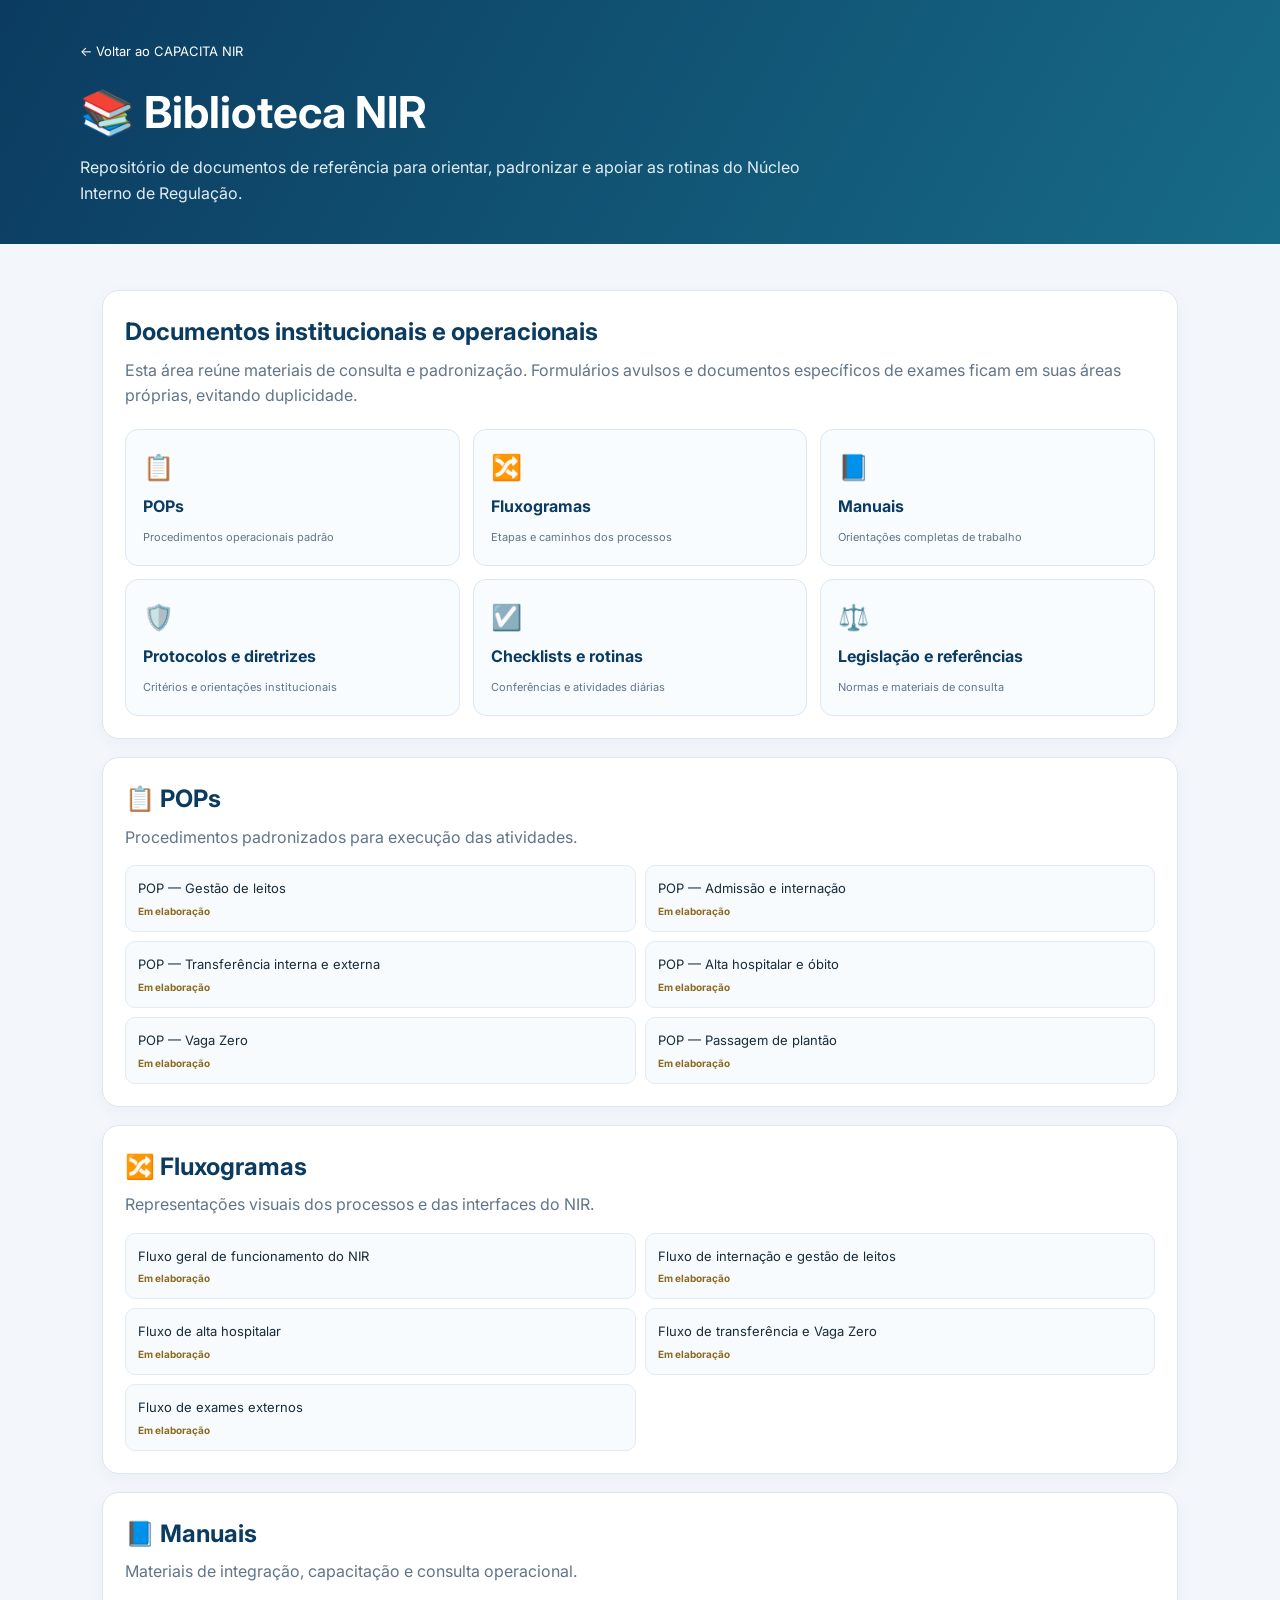
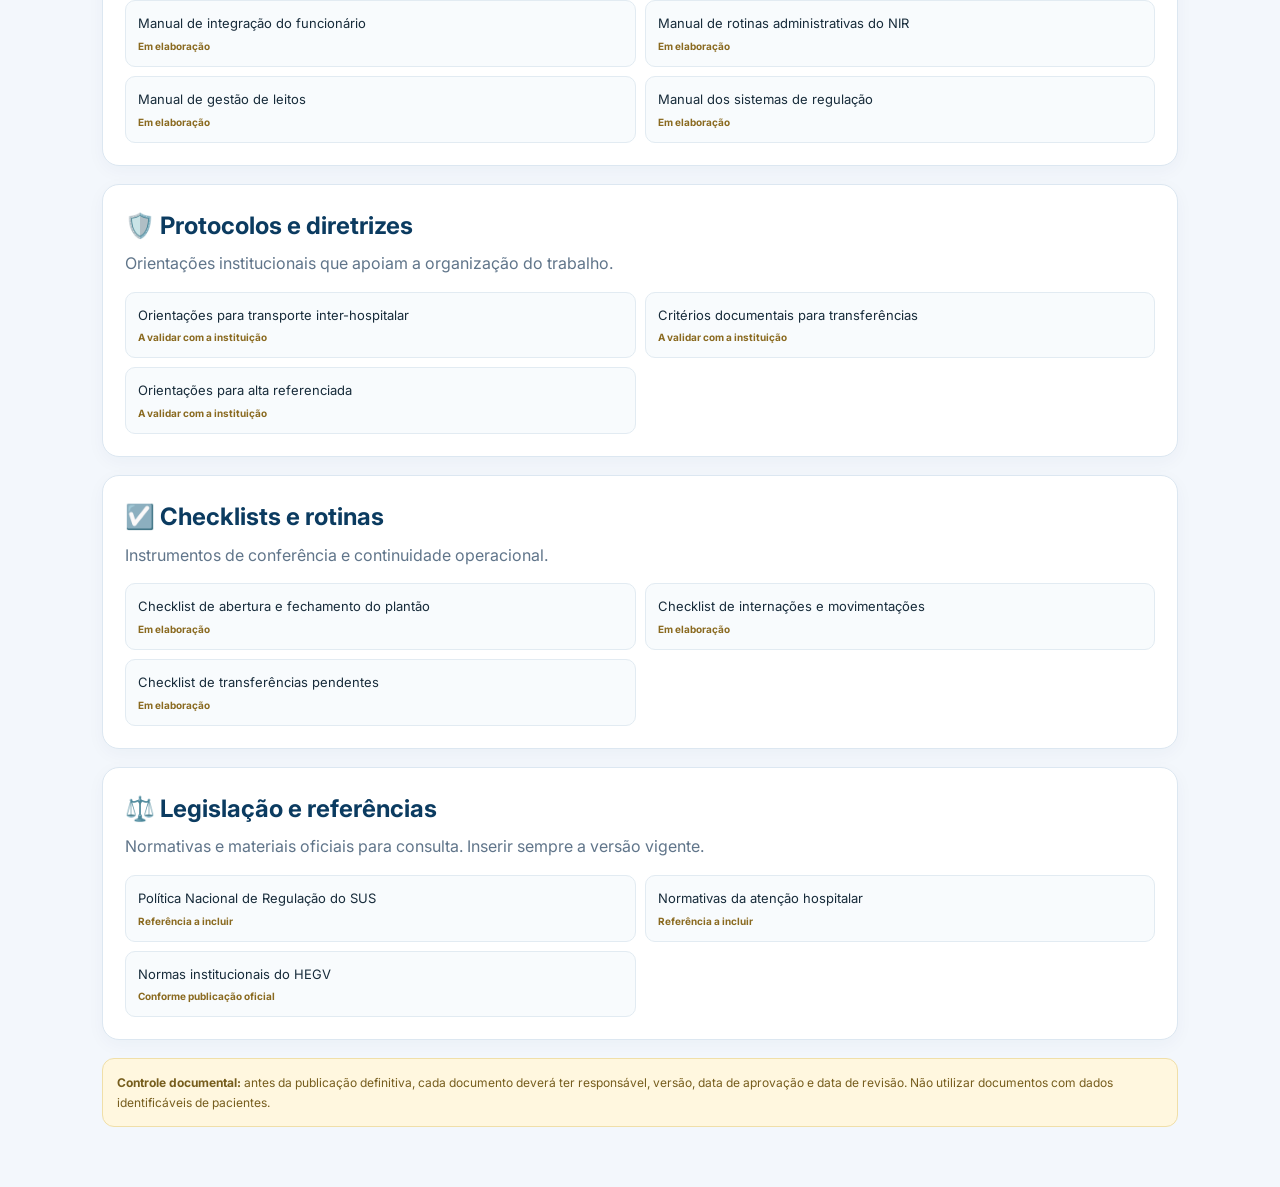
<file: biblioteca/index.html>
<!doctype html>
<html lang="pt-BR"><head><meta charset="utf-8"><meta name="viewport" content="width=device-width,initial-scale=1"><title>Biblioteca NIR | CAPACITA NIR</title><link rel="preconnect" href="https://fonts.googleapis.com"><link href="https://fonts.googleapis.com/css2?family=Inter:wght@400;500;600;700;800&display=swap" rel="stylesheet"><style>
:root{--navy:#0b3b60;--blue:#176b87;--bg:#f3f7fc;--text:#172b3a;--muted:#60758a;--border:#dce7f1}*{box-sizing:border-box}body{margin:0;background:var(--bg);font-family:Inter,Arial,sans-serif;color:var(--text);line-height:1.6}.wrap{max-width:1120px;margin:auto;padding:28px 22px 60px}.top{background:linear-gradient(120deg,#0b3b60,#176b87);color:#fff;padding:38px 22px}.topin{max-width:1120px;margin:auto}.back{display:inline-block;color:#fff;text-decoration:none;font-size:13px;margin-bottom:15px}.top h1{font-size:clamp(30px,5vw,44px);margin:0 0 8px}.top p{margin:0;max-width:720px;color:#e1edf5}.intro,.collection{background:#fff;border:1px solid var(--border);border-radius:17px;padding:22px;margin:18px 0;box-shadow:0 5px 18px #0b3b600a}.intro h2,.collection h2{color:var(--navy);margin:0 0 6px}.intro p,.collection p{color:var(--muted);margin:0}.grid{display:grid;grid-template-columns:repeat(3,minmax(0,1fr));gap:13px;margin-top:20px}.tile{display:block;background:#f9fcff;border:1px solid var(--border);border-radius:13px;padding:17px;text-decoration:none;color:var(--navy);min-height:132px}.tile span{font-size:25px}.tile strong{display:block;margin:7px 0 3px}.tile small{color:var(--muted);font-size:11px}.docs{display:grid;grid-template-columns:repeat(2,minmax(0,1fr));gap:9px;margin-top:15px}.doc{background:#f8fbfd;border:1px solid #e2ebf2;border-radius:10px;padding:12px;font-size:13px}.status{display:block;color:#8a6a20;font-size:10px;font-weight:700;margin-top:4px}.note{background:#fff7df;border:1px solid #f0dfa8;color:#765d1d;border-radius:12px;padding:14px;font-size:12px;margin-top:18px}@media(max-width:700px){.grid,.docs{grid-template-columns:1fr 1fr}}@media(max-width:430px){.grid,.docs{grid-template-columns:1fr}}
</style></head><body><header class="top"><div class="topin"><a class="back" href="../index.html">← Voltar ao CAPACITA NIR</a><h1>📚 Biblioteca NIR</h1><p>Repositório de documentos de referência para orientar, padronizar e apoiar as rotinas do Núcleo Interno de Regulação.</p></div></header><main class="wrap"><section class="intro"><h2>Documentos institucionais e operacionais</h2><p>Esta área reúne materiais de consulta e padronização. Formulários avulsos e documentos específicos de exames ficam em suas áreas próprias, evitando duplicidade.</p><div class="grid"><a class="tile" href="#pops"><span>📋</span><strong>POPs</strong><small>Procedimentos operacionais padrão</small></a><a class="tile" href="#fluxos"><span>🔀</span><strong>Fluxogramas</strong><small>Etapas e caminhos dos processos</small></a><a class="tile" href="#manuais"><span>📘</span><strong>Manuais</strong><small>Orientações completas de trabalho</small></a><a class="tile" href="#protocolos"><span>🛡️</span><strong>Protocolos e diretrizes</strong><small>Critérios e orientações institucionais</small></a><a class="tile" href="#checklists"><span>☑️</span><strong>Checklists e rotinas</strong><small>Conferências e atividades diárias</small></a><a class="tile" href="#referencias"><span>⚖️</span><strong>Legislação e referências</strong><small>Normas e materiais de consulta</small></a></div></section>
<section class="collection" id="pops"><h2>📋 POPs</h2><p>Procedimentos padronizados para execução das atividades.</p><div class="docs"><div class="doc">POP — Gestão de leitos<span class="status">Em elaboração</span></div><div class="doc">POP — Admissão e internação<span class="status">Em elaboração</span></div><div class="doc">POP — Transferência interna e externa<span class="status">Em elaboração</span></div><div class="doc">POP — Alta hospitalar e óbito<span class="status">Em elaboração</span></div><div class="doc">POP — Vaga Zero<span class="status">Em elaboração</span></div><div class="doc">POP — Passagem de plantão<span class="status">Em elaboração</span></div></div></section>
<section class="collection" id="fluxos"><h2>🔀 Fluxogramas</h2><p>Representações visuais dos processos e das interfaces do NIR.</p><div class="docs"><div class="doc">Fluxo geral de funcionamento do NIR<span class="status">Em elaboração</span></div><div class="doc">Fluxo de internação e gestão de leitos<span class="status">Em elaboração</span></div><div class="doc">Fluxo de alta hospitalar<span class="status">Em elaboração</span></div><div class="doc">Fluxo de transferência e Vaga Zero<span class="status">Em elaboração</span></div><div class="doc">Fluxo de exames externos<span class="status">Em elaboração</span></div></div></section>
<section class="collection" id="manuais"><h2>📘 Manuais</h2><p>Materiais de integração, capacitação e consulta operacional.</p><div class="docs"><div class="doc">Manual de integração do funcionário<span class="status">Em elaboração</span></div><div class="doc">Manual de rotinas administrativas do NIR<span class="status">Em elaboração</span></div><div class="doc">Manual de gestão de leitos<span class="status">Em elaboração</span></div><div class="doc">Manual dos sistemas de regulação<span class="status">Em elaboração</span></div></div></section>
<section class="collection" id="protocolos"><h2>🛡️ Protocolos e diretrizes</h2><p>Orientações institucionais que apoiam a organização do trabalho.</p><div class="docs"><div class="doc">Orientações para transporte inter-hospitalar<span class="status">A validar com a instituição</span></div><div class="doc">Critérios documentais para transferências<span class="status">A validar com a instituição</span></div><div class="doc">Orientações para alta referenciada<span class="status">A validar com a instituição</span></div></div></section>
<section class="collection" id="checklists"><h2>☑️ Checklists e rotinas</h2><p>Instrumentos de conferência e continuidade operacional.</p><div class="docs"><div class="doc">Checklist de abertura e fechamento do plantão<span class="status">Em elaboração</span></div><div class="doc">Checklist de internações e movimentações<span class="status">Em elaboração</span></div><div class="doc">Checklist de transferências pendentes<span class="status">Em elaboração</span></div></div></section>
<section class="collection" id="referencias"><h2>⚖️ Legislação e referências</h2><p>Normativas e materiais oficiais para consulta. Inserir sempre a versão vigente.</p><div class="docs"><div class="doc">Política Nacional de Regulação do SUS<span class="status">Referência a incluir</span></div><div class="doc">Normativas da atenção hospitalar<span class="status">Referência a incluir</span></div><div class="doc">Normas institucionais do HEGV<span class="status">Conforme publicação oficial</span></div></div></section>
<div class="note"><strong>Controle documental:</strong> antes da publicação definitiva, cada documento deverá ter responsável, versão, data de aprovação e data de revisão. Não utilizar documentos com dados identificáveis de pacientes.</div></main></body></html>
</file>
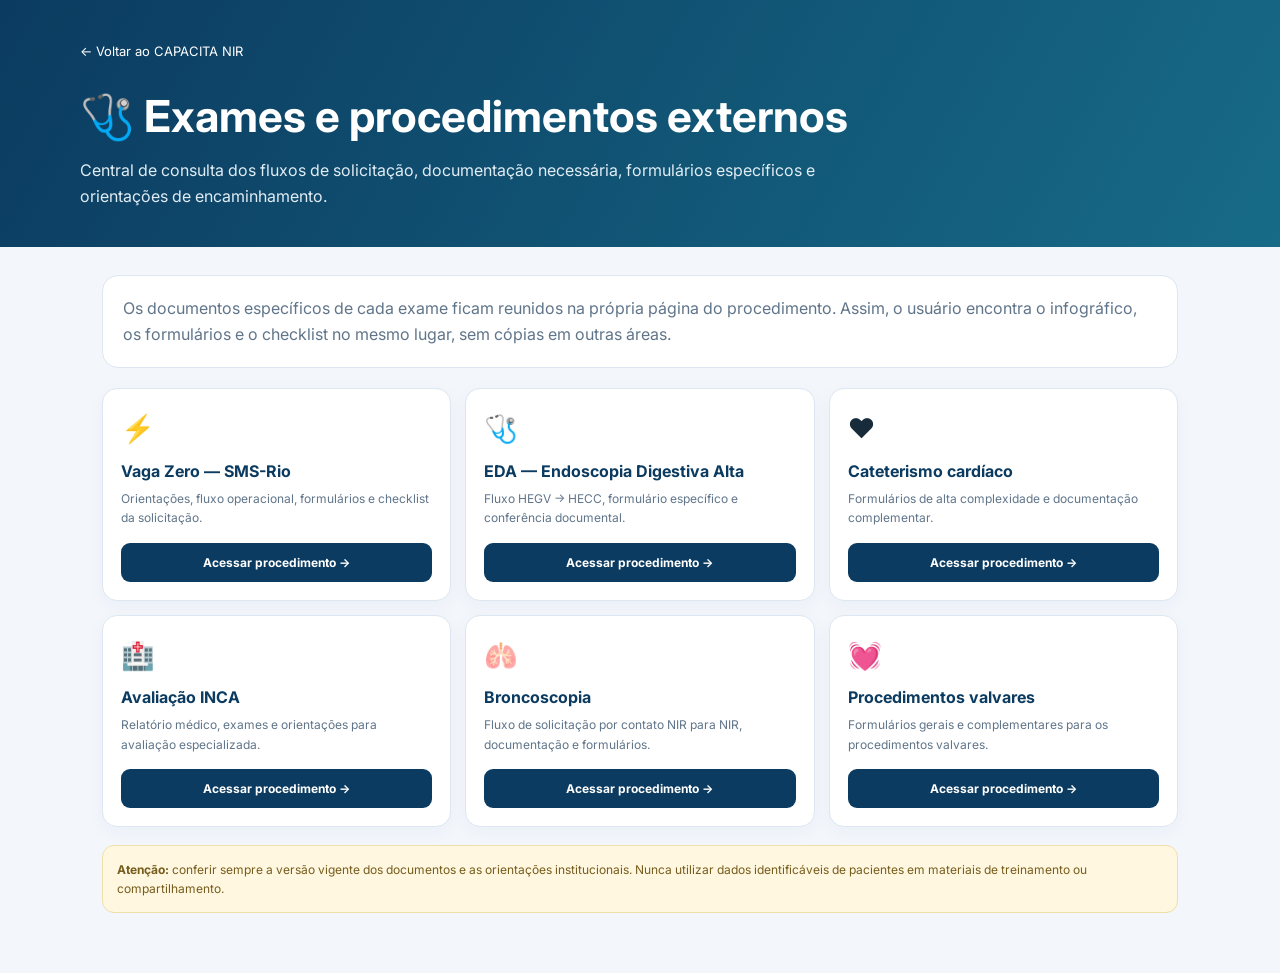
<file: exames/index.html>
<!doctype html>
<html lang="pt-BR"><head><meta charset="utf-8"><meta name="viewport" content="width=device-width,initial-scale=1"><title>Exames e procedimentos externos | CAPACITA NIR</title><link href="https://fonts.googleapis.com/css2?family=Inter:wght@400;500;600;700;800&display=swap" rel="stylesheet"><style>
:root{--navy:#0b3b60;--blue:#176b87;--bg:#f3f7fc;--muted:#60758a;--border:#dce7f1}*{box-sizing:border-box}body{margin:0;background:var(--bg);font-family:Inter,Arial,sans-serif;color:#172b3a;line-height:1.6}.hero{background:linear-gradient(120deg,#0b3b60,#176b87);color:#fff;padding:38px 22px}.hero>div,main{max-width:1120px;margin:auto}.back{color:#fff;text-decoration:none;font-size:13px}.hero h1{font-size:clamp(30px,5vw,44px);margin:17px 0 7px}.hero p{margin:0;color:#e1edf5;max-width:760px}main{padding:28px 22px 60px}.intro{background:#fff;border:1px solid var(--border);border-radius:16px;padding:20px;margin-bottom:20px}.intro p{margin:0;color:var(--muted)}.grid{display:grid;grid-template-columns:repeat(3,minmax(0,1fr));gap:14px}.card{display:flex;flex-direction:column;background:#fff;border:1px solid var(--border);border-radius:15px;padding:18px;box-shadow:0 5px 18px #0b3b600a}.icon{font-size:27px}.card h2{font-size:16px;color:var(--navy);margin:8px 0 5px}.card p{font-size:12px;color:var(--muted);margin:0 0 15px;flex:1}.card a{display:inline-block;text-decoration:none;text-align:center;background:var(--navy);color:#fff;border-radius:9px;padding:10px 12px;font-size:12px;font-weight:700}.note{margin-top:18px;padding:14px;border-radius:12px;background:#fff7df;border:1px solid #f0dfa8;color:#765d1d;font-size:12px}@media(max-width:850px){.grid{grid-template-columns:repeat(2,minmax(0,1fr))}}@media(max-width:560px){.grid{grid-template-columns:1fr}}
</style></head><body><header class="hero"><div><a class="back" href="../index.html">← Voltar ao CAPACITA NIR</a><h1>🩺 Exames e procedimentos externos</h1><p>Central de consulta dos fluxos de solicitação, documentação necessária, formulários específicos e orientações de encaminhamento.</p></div></header><main><section class="intro"><p>Os documentos específicos de cada exame ficam reunidos na própria página do procedimento. Assim, o usuário encontra o infográfico, os formulários e o checklist no mesmo lugar, sem cópias em outras áreas.</p></section><section class="grid">
<article class="card"><span class="icon">⚡</span><h2>Vaga Zero — SMS-Rio</h2><p>Orientações, fluxo operacional, formulários e checklist da solicitação.</p><a href="../procedimentos/vaga-zero.html">Acessar procedimento →</a></article>
<article class="card"><span class="icon">🩺</span><h2>EDA — Endoscopia Digestiva Alta</h2><p>Fluxo HEGV → HECC, formulário específico e conferência documental.</p><a href="../procedimentos/eda.html">Acessar procedimento →</a></article>
<article class="card"><span class="icon">❤️</span><h2>Cateterismo cardíaco</h2><p>Formulários de alta complexidade e documentação complementar.</p><a href="../procedimentos/cateterismo.html">Acessar procedimento →</a></article>
<article class="card"><span class="icon">🏥</span><h2>Avaliação INCA</h2><p>Relatório médico, exames e orientações para avaliação especializada.</p><a href="../procedimentos/inca.html">Acessar procedimento →</a></article>
<article class="card"><span class="icon">🫁</span><h2>Broncoscopia</h2><p>Fluxo de solicitação por contato NIR para NIR, documentação e formulários.</p><a href="../procedimentos/broncoscopia.html">Acessar procedimento →</a></article>
<article class="card"><span class="icon">💓</span><h2>Procedimentos valvares</h2><p>Formulários gerais e complementares para os procedimentos valvares.</p><a href="../procedimentos/valvares.html">Acessar procedimento →</a></article>
</section><div class="note"><strong>Atenção:</strong> conferir sempre a versão vigente dos documentos e as orientações institucionais. Nunca utilizar dados identificáveis de pacientes em materiais de treinamento ou compartilhamento.</div></main></body></html>
</file>
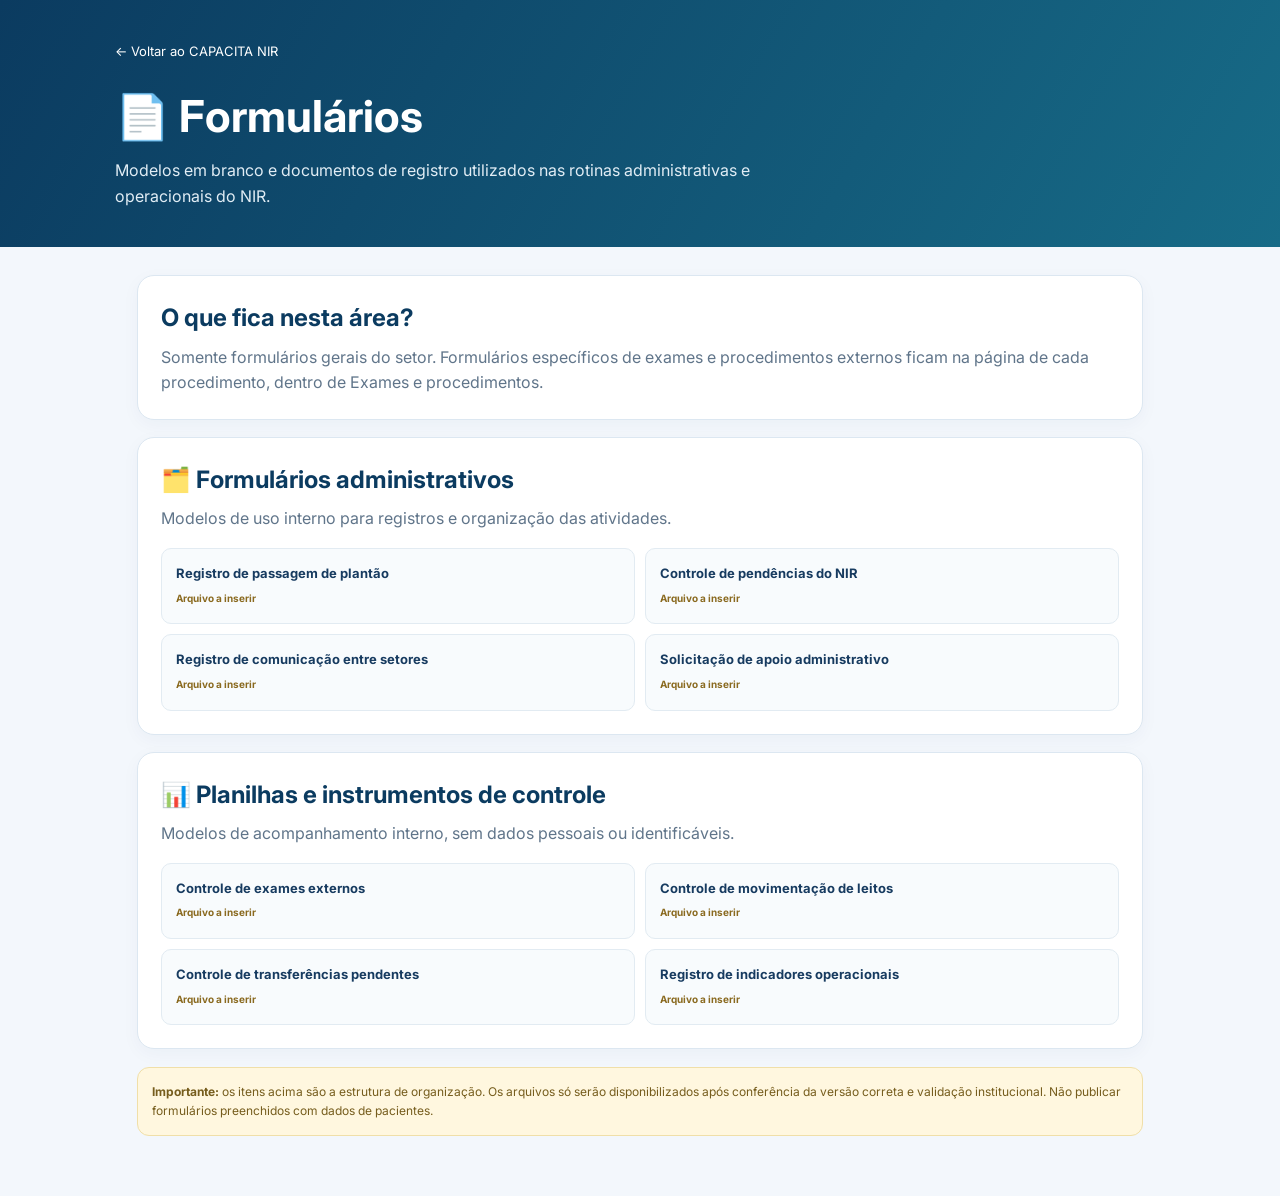
<file: formularios/index.html>
<!doctype html>
<html lang="pt-BR"><head><meta charset="utf-8"><meta name="viewport" content="width=device-width,initial-scale=1"><title>Formulários | CAPACITA NIR</title><link href="https://fonts.googleapis.com/css2?family=Inter:wght@400;500;600;700;800&display=swap" rel="stylesheet"><style>
:root{--navy:#0b3b60;--blue:#176b87;--bg:#f3f7fc;--muted:#60758a;--border:#dce7f1}*{box-sizing:border-box}body{margin:0;background:var(--bg);font-family:Inter,Arial,sans-serif;color:#172b3a;line-height:1.6}.hero{background:linear-gradient(120deg,#0b3b60,#176b87);color:#fff;padding:38px 22px}.hero>div,main{max-width:1050px;margin:auto}.back{color:#fff;text-decoration:none;font-size:13px}.hero h1{font-size:clamp(30px,5vw,44px);margin:17px 0 7px}.hero p{margin:0;color:#e1edf5;max-width:700px}main{padding:28px 22px 60px}.panel{background:#fff;border:1px solid var(--border);border-radius:17px;padding:23px;margin-bottom:17px;box-shadow:0 5px 18px #0b3b600a}.panel h2{color:var(--navy);margin:0 0 7px}.panel p{color:var(--muted);margin:0}.items{display:grid;grid-template-columns:repeat(2,minmax(0,1fr));gap:10px;margin-top:16px}.item{background:#f8fbfd;border:1px solid #e2ebf2;border-radius:10px;padding:14px}.item strong{display:block;color:#173b60;font-size:13px}.item small{color:#8a6a20;font-size:10px;font-weight:700}.notice{margin-top:18px;padding:14px;border-radius:12px;background:#fff7df;border:1px solid #f0dfa8;color:#765d1d;font-size:12px}@media(max-width:600px){.items{grid-template-columns:1fr}}
</style></head><body><header class="hero"><div><a class="back" href="../index.html">← Voltar ao CAPACITA NIR</a><h1>📄 Formulários</h1><p>Modelos em branco e documentos de registro utilizados nas rotinas administrativas e operacionais do NIR.</p></div></header><main><section class="panel"><h2>O que fica nesta área?</h2><p>Somente formulários gerais do setor. Formulários específicos de exames e procedimentos externos ficam na página de cada procedimento, dentro de Exames e procedimentos.</p></section>
<section class="panel"><h2>🗂️ Formulários administrativos</h2><p>Modelos de uso interno para registros e organização das atividades.</p><div class="items"><div class="item"><strong>Registro de passagem de plantão</strong><small>Arquivo a inserir</small></div><div class="item"><strong>Controle de pendências do NIR</strong><small>Arquivo a inserir</small></div><div class="item"><strong>Registro de comunicação entre setores</strong><small>Arquivo a inserir</small></div><div class="item"><strong>Solicitação de apoio administrativo</strong><small>Arquivo a inserir</small></div></div></section>
<section class="panel"><h2>📊 Planilhas e instrumentos de controle</h2><p>Modelos de acompanhamento interno, sem dados pessoais ou identificáveis.</p><div class="items"><div class="item"><strong>Controle de exames externos</strong><small>Arquivo a inserir</small></div><div class="item"><strong>Controle de movimentação de leitos</strong><small>Arquivo a inserir</small></div><div class="item"><strong>Controle de transferências pendentes</strong><small>Arquivo a inserir</small></div><div class="item"><strong>Registro de indicadores operacionais</strong><small>Arquivo a inserir</small></div></div></section>
<div class="notice"><strong>Importante:</strong> os itens acima são a estrutura de organização. Os arquivos só serão disponibilizados após conferência da versão correta e validação institucional. Não publicar formulários preenchidos com dados de pacientes.</div></main></body></html>
</file>
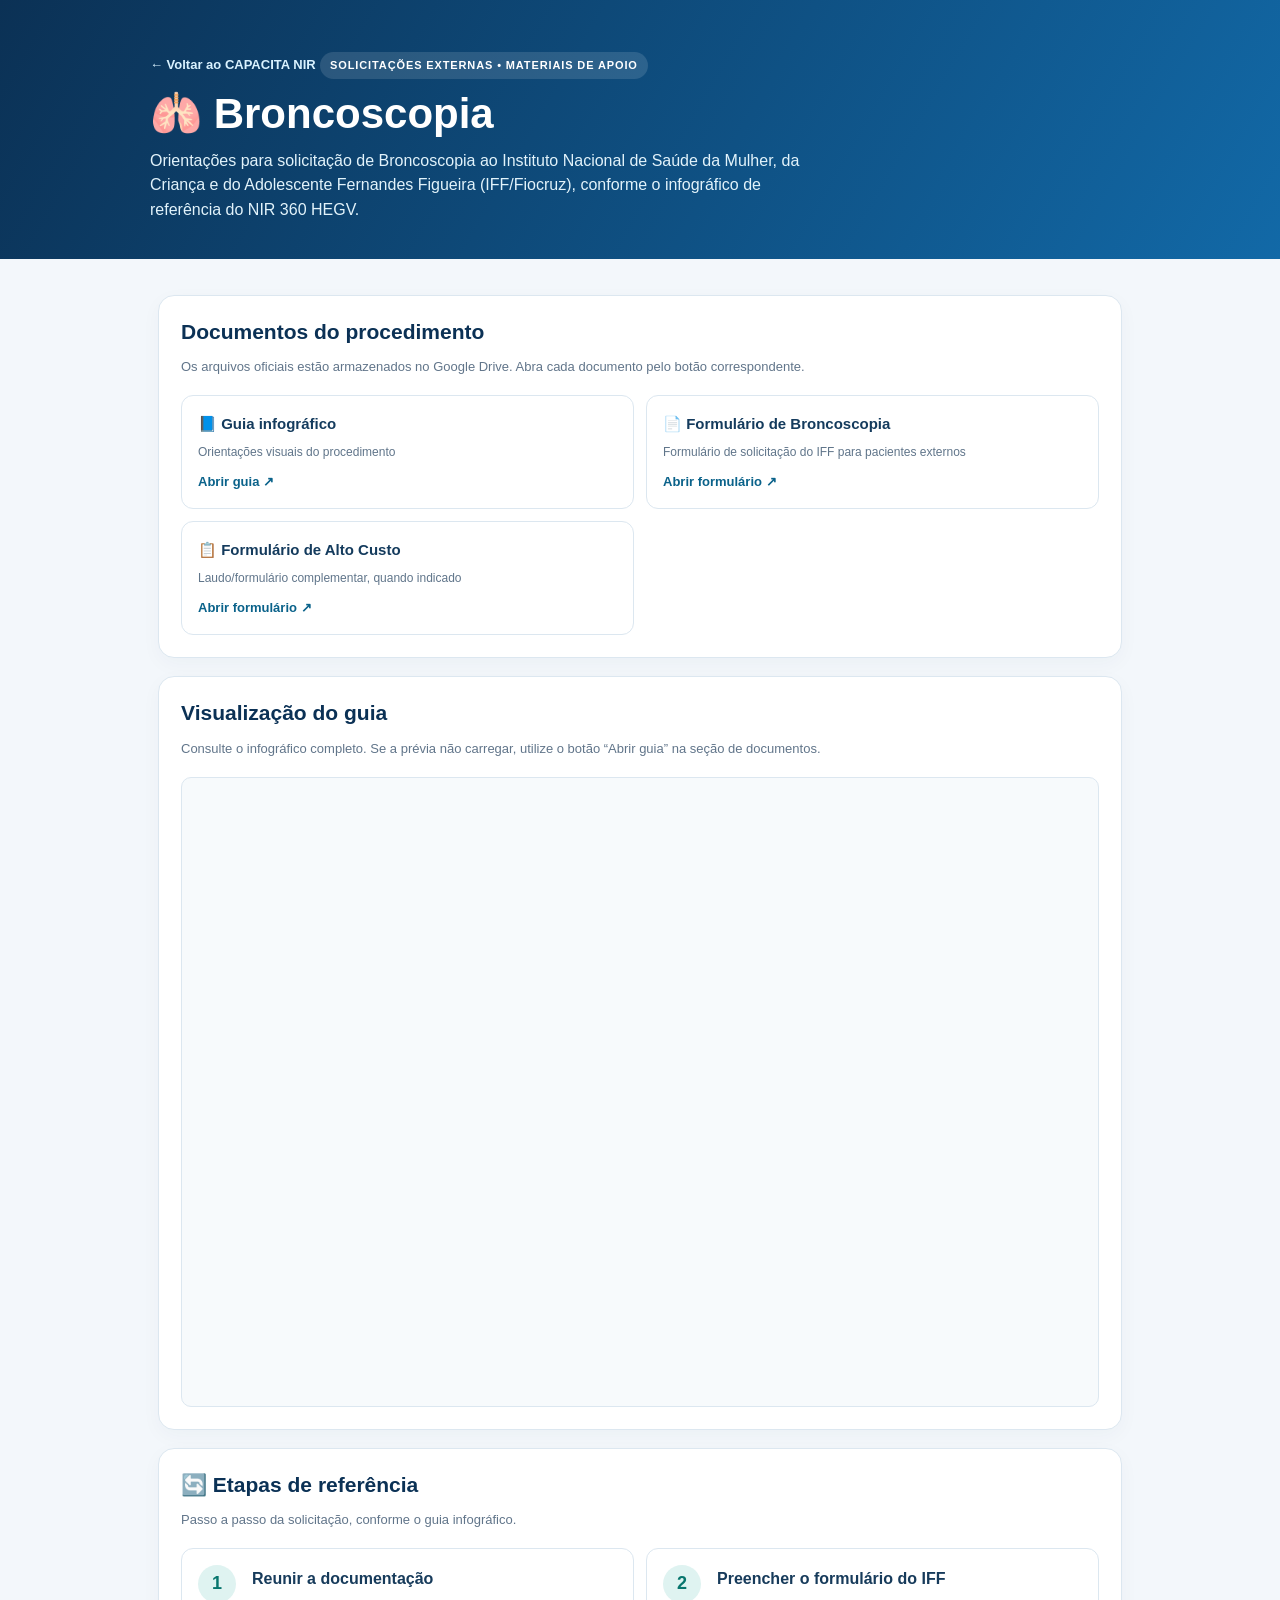
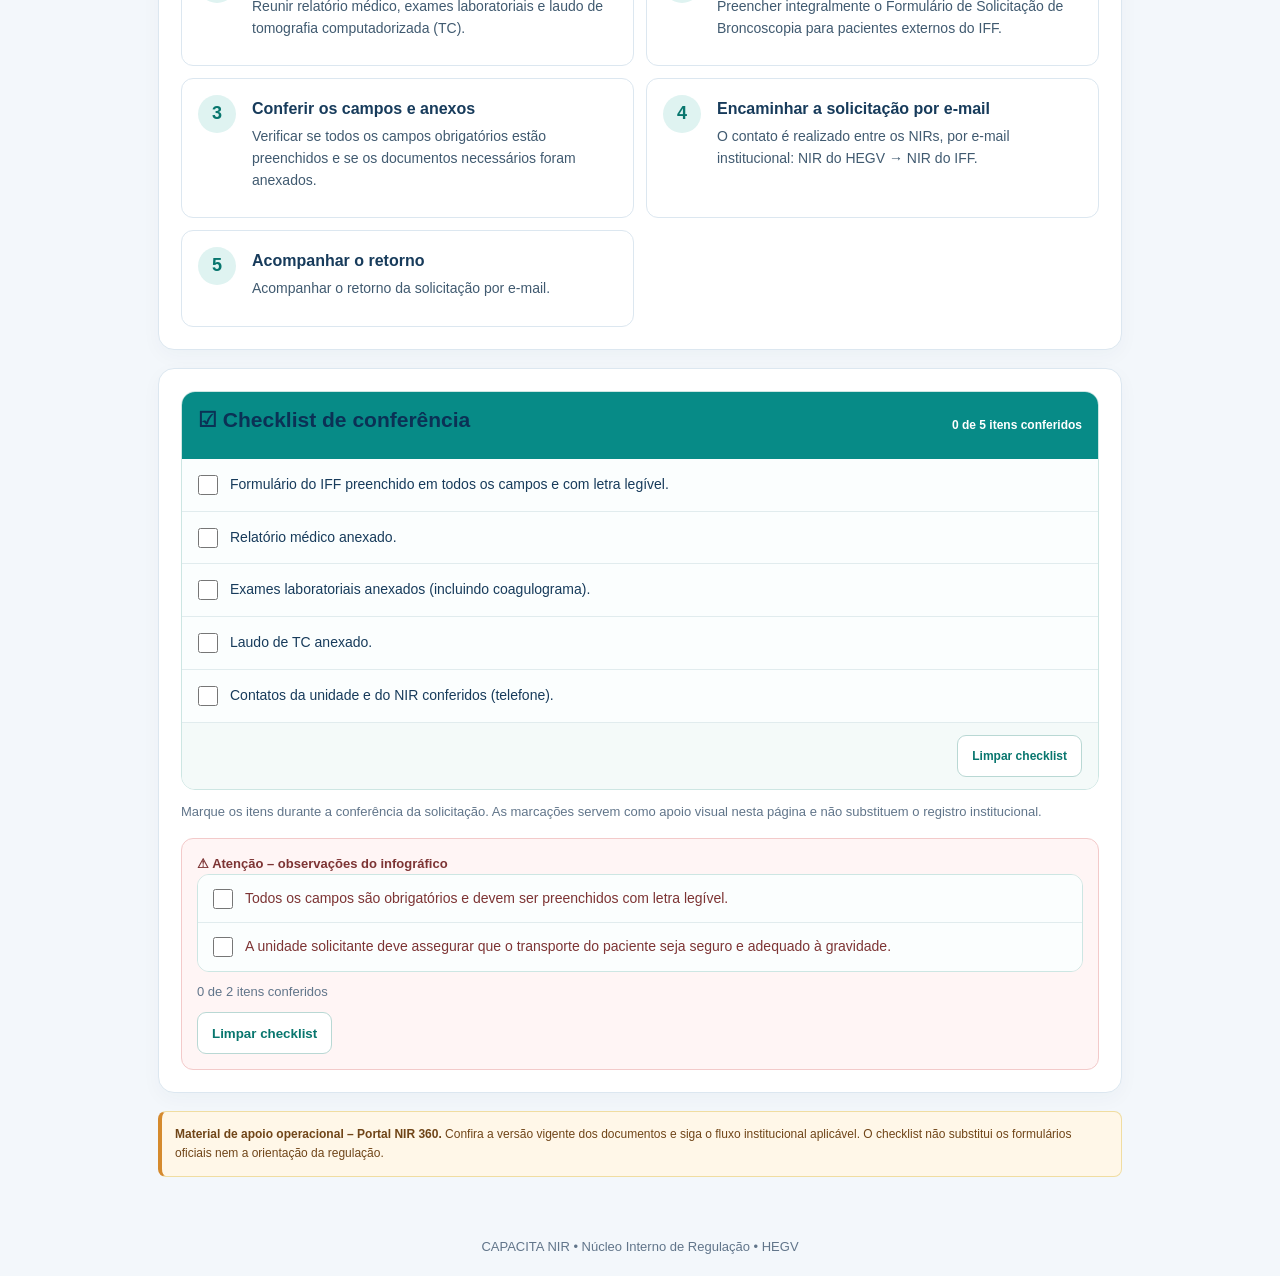
<file: procedimentos/broncoscopia.html>
<!DOCTYPE html>
<html lang="pt-BR">
<head>
  <meta charset="UTF-8">
  <meta name="viewport" content="width=device-width, initial-scale=1">
  <meta name="theme-color" content="#0a416f">
  <title>Broncoscopia | CAPACITA NIR</title>
  <style>
    *{box-sizing:border-box}body{margin:0;font-family:Inter,Arial,sans-serif;background:#f2f6fa;color:#173b5b;line-height:1.6}
    .top{background:linear-gradient(120deg,#082f56,#0b6285);color:#fff;padding:30px 20px}
    .wrap{max-width:980px;margin:auto}.top a{color:#d9f2ff;text-decoration:none;font-weight:700;font-size:13px}
    .eyebrow{display:inline-block;margin-top:24px;padding:5px 10px;border-radius:30px;background:#ffffff20;font-size:11px;font-weight:800;letter-spacing:.08em;text-transform:uppercase}
    h1{font-size:clamp(30px,5vw,42px);line-height:1.15;margin:12px 0 8px}.top p{max-width:680px;margin:0;color:#e2f3fb}
    main{max-width:980px;margin:26px auto;padding:0 18px 48px}.panel{background:#fff;border:1px solid #dce7f1;border-radius:18px;padding:22px;margin-bottom:18px;box-shadow:0 6px 22px #0b31570a}
    h2{margin:0 0 8px;color:#0a416f;font-size:21px}.muted{color:#60758a;font-size:14px;margin:0 0 18px}
    .actions{display:grid;grid-template-columns:repeat(auto-fit,minmax(210px,1fr));gap:12px}
    .action{display:flex;flex-direction:column;gap:7px;text-decoration:none;padding:17px;border:1px solid #d8e7f1;border-radius:13px;background:#f8fbfd;color:#143b5d;transition:.18s}
    .action:hover{border-color:#3684a7;transform:translateY(-2px);box-shadow:0 7px 18px #0b315710}
    .action strong{font-size:15px}.action span{font-size:12px;color:#60758a}.action b{margin-top:4px;color:#0a628a;font-size:13px}
    .preview{width:100%;height:min(75vh,760px);border:1px solid #dce7f1;border-radius:12px;background:#f8fbfd}
    .steps{display:grid;gap:12px;counter-reset:step}.step{display:grid;grid-template-columns:42px 1fr;gap:12px;align-items:start;padding:15px;border:1px solid #dce7f1;border-radius:13px;background:#f9fcfe}
    .number{width:38px;height:38px;border-radius:50%;display:grid;place-items:center;background:#dff3f1;color:#08766e;font-weight:800;font-size:18px}
    .step strong{display:block;color:#173b5b;margin:2px 0 4px}.step p{margin:0;color:#405a70;font-size:14px}
    .checklist{display:grid;gap:0;border:1px solid #cde6e3;border-radius:14px;overflow:hidden}
    .check-head{background:#078b87;color:white;padding:14px 16px;display:flex;align-items:center;justify-content:space-between;gap:10px}
    .check-head h2{color:white;margin:0;font-size:19px}.progress{font-size:12px;font-weight:700;white-space:nowrap}
    .check-item{display:flex;gap:12px;align-items:flex-start;padding:15px 16px;border-bottom:1px solid #e1ecee;background:#fbfefe;color:#173b5b;font-size:14px}
    .check-item:last-child{border-bottom:0}.check-item input{width:20px;height:20px;accent-color:#078b87;flex:0 0 auto;margin:1px 0 0}
    .check-item:has(input:checked) span{text-decoration:line-through;color:#71858c}
    .check-actions{display:flex;justify-content:flex-end;padding:12px 16px;background:#f4faf9}
    .reset{border:1px solid #b9d8d4;background:white;color:#08766e;border-radius:9px;padding:8px 12px;font-weight:700;font-size:12px;cursor:pointer}
    .attention{background:#fff5f5;border:1px solid #f3caca;color:#7d3434;padding:15px;border-radius:12px;font-size:13px;margin-top:16px}
    .note{background:#fff8e5;border:1px solid #f0dda1;color:#765d1d;padding:13px 15px;border-radius:12px;font-size:12px}
    footer{text-align:center;color:#72869a;font-size:11px;padding:22px}
    @media(max-width:600px){.panel{padding:17px}.check-head{align-items:flex-start;flex-direction:column}.step{grid-template-columns:36px 1fr}.number{width:34px;height:34px}}
  </style>

<link rel="stylesheet" href="../assets/css/padrao-global.css">
<link rel="stylesheet" href="../assets/css/procedimentos-padrao.css">
</head>
<body>
  <header class="top"><div class="wrap">
    <a href="../index.html">← Voltar ao CAPACITA NIR</a>
    <div class="eyebrow">Solicitações externas • Materiais de apoio</div>
    <h1>🫁 Broncoscopia</h1>
    <p>Orientações para solicitação de Broncoscopia ao Instituto Nacional de Saúde da Mulher, da Criança e do Adolescente Fernandes Figueira (IFF/Fiocruz), conforme o infográfico de referência do NIR 360 HEGV.</p>
  </div></header>
  <main>
    <section class="panel">
      <h2>Documentos do procedimento</h2>
      <p class="muted">Os arquivos oficiais estão armazenados no Google Drive. Abra cada documento pelo botão correspondente.</p>
      <div class="actions">
        <a class="action" href="https://drive.google.com/file/d/1fo-yjD3WV63R_OTbs-0JOwVFemHslr8B/view?usp=drivesdk" target="_blank" rel="noopener noreferrer">
          <strong>📘 Guia infográfico</strong><span>Orientações visuais do procedimento</span><b>Abrir guia ↗</b>
        </a>
        <a class="action" href="https://drive.google.com/file/d/12gwF_2YneCnxoLsDogEbhJDVLrJOJLSy/view?usp=drivesdk" target="_blank" rel="noopener noreferrer">
          <strong>📄 Formulário de Broncoscopia</strong><span>Formulário de solicitação do IFF para pacientes externos</span><b>Abrir formulário ↗</b>
        </a>
        <a class="action" href="https://drive.google.com/file/d/1tFP7VrHVuLvePBJp_gPxAHhbS3dVshTy/view?usp=drivesdk" target="_blank" rel="noopener noreferrer">
          <strong>📋 Formulário de Alto Custo</strong><span>Laudo/formulário complementar, quando indicado</span><b>Abrir formulário ↗</b>
        </a>
      </div>
    </section>

    <section class="panel">
      <h2>Visualização do guia</h2>
      <p class="muted">Consulte o infográfico completo. Se a prévia não carregar, utilize o botão “Abrir guia” na seção de documentos.</p>
      <iframe class="preview" src="https://drive.google.com/file/d/1fo-yjD3WV63R_OTbs-0JOwVFemHslr8B/preview" title="Guia infográfico de Broncoscopia" loading="lazy" allow="autoplay"></iframe>
    </section>

    <section class="panel">
      <h2>🔄 Etapas de referência</h2>
      <p class="muted">Passo a passo da solicitação, conforme o guia infográfico.</p>
      <div class="steps">
        <article class="step"><div class="number">1</div><div><strong>Reunir a documentação</strong><p>Reunir relatório médico, exames laboratoriais e laudo de tomografia computadorizada (TC).</p></div></article>
        <article class="step"><div class="number">2</div><div><strong>Preencher o formulário do IFF</strong><p>Preencher integralmente o Formulário de Solicitação de Broncoscopia para pacientes externos do IFF.</p></div></article>
        <article class="step"><div class="number">3</div><div><strong>Conferir os campos e anexos</strong><p>Verificar se todos os campos obrigatórios estão preenchidos e se os documentos necessários foram anexados.</p></div></article>
        <article class="step"><div class="number">4</div><div><strong>Encaminhar a solicitação por e-mail</strong><p>O contato é realizado entre os NIRs, por e-mail institucional: NIR do HEGV → NIR do IFF.</p></div></article>
        <article class="step"><div class="number">5</div><div><strong>Acompanhar o retorno</strong><p>Acompanhar o retorno da solicitação por e-mail.</p></div></article>
      </div>
    </section>

    <section class="panel">
      <div class="checklist">
        <div class="check-head"><h2>☑ Checklist de conferência</h2><span class="progress" id="progress">0 de 5 itens conferidos</span></div>
        <label class="check-item"><input type="checkbox"><span>Formulário do IFF preenchido em todos os campos e com letra legível.</span></label>
        <label class="check-item"><input type="checkbox"><span>Relatório médico anexado.</span></label>
        <label class="check-item"><input type="checkbox"><span>Exames laboratoriais anexados (incluindo coagulograma).</span></label>
        <label class="check-item"><input type="checkbox"><span>Laudo de TC anexado.</span></label>
        <label class="check-item"><input type="checkbox"><span>Contatos da unidade e do NIR conferidos (telefone).</span></label>
        <div class="check-actions"><button class="reset" type="button" id="reset">Limpar checklist</button></div>
      </div>
      <p class="muted" style="margin:12px 0 0">Marque os itens durante a conferência da solicitação. As marcações servem como apoio visual nesta página e não substituem o registro institucional.</p>
      <div class="attention"><strong>⚠ Atenção – observações do infográfico</strong><div class="checklist-items" role="group" aria-label="Checklist de conferência"><label class="check-row"><input type="checkbox"><span>Todos os campos são obrigatórios e devem ser preenchidos com letra legível.</span></label><label class="check-row"><input type="checkbox"><span>A unidade solicitante deve assegurar que o transporte do paciente seja seguro e adequado à gravidade.</span></label></div><p class="check-progress" aria-live="polite">0 de 2 itens conferidos</p><button class="check-reset" type="button">Limpar checklist</button></div>
    </section>
    <div class="note"><strong>Material de apoio operacional – Portal NIR 360.</strong> Confira a versão vigente dos documentos e siga o fluxo institucional aplicável. O checklist não substitui os formulários oficiais nem a orientação da regulação.</div>
  </main>
  <footer>CAPACITA NIR • Núcleo Interno de Regulação • HEGV</footer>
  <script>
    const boxes = Array.from(document.querySelectorAll('.check-item input'));
    const progress = document.getElementById('progress');
    function updateProgress(){const count=boxes.filter(box=>box.checked).length;progress.textContent=count+' de '+boxes.length+' itens conferidos';}
    boxes.forEach(box=>box.addEventListener('change',updateProgress));
    document.getElementById('reset').addEventListener('click',()=>{boxes.forEach(box=>box.checked=false);updateProgress();});
  </script>
<style>.checklist-items{display:grid;border:1px solid #cde6e3;border-radius:12px;overflow:hidden}.check-row{display:flex;gap:12px;align-items:flex-start;padding:13px 15px;border-bottom:1px solid #e1ecee;background:#fbfefe;font-size:14px}.check-row:last-child{border-bottom:0}.check-row input{width:20px;height:20px;flex:0 0 auto;accent-color:#078b87;margin:1px 0 0}.check-row input:checked+span{text-decoration:line-through;color:#71858c}.check-progress{font-size:13px;color:#61758a;margin:10px 0}.check-reset{border:1px solid #b9d8d4;background:#fff;color:#08766e;border-radius:9px;padding:8px 12px;font-weight:700;cursor:pointer}</style><script>document.querySelectorAll('.checklist-items').forEach(list=>{const boxes=[...list.querySelectorAll('input')];const progress=list.parentElement.querySelector('.check-progress');const reset=list.parentElement.querySelector('.check-reset');const update=()=>{progress.textContent=boxes.filter(x=>x.checked).length+' de '+boxes.length+' itens conferidos'};boxes.forEach(x=>x.addEventListener('change',update));reset.addEventListener('click',()=>{boxes.forEach(x=>x.checked=false);update()})});</script></body>
</html>
</file>
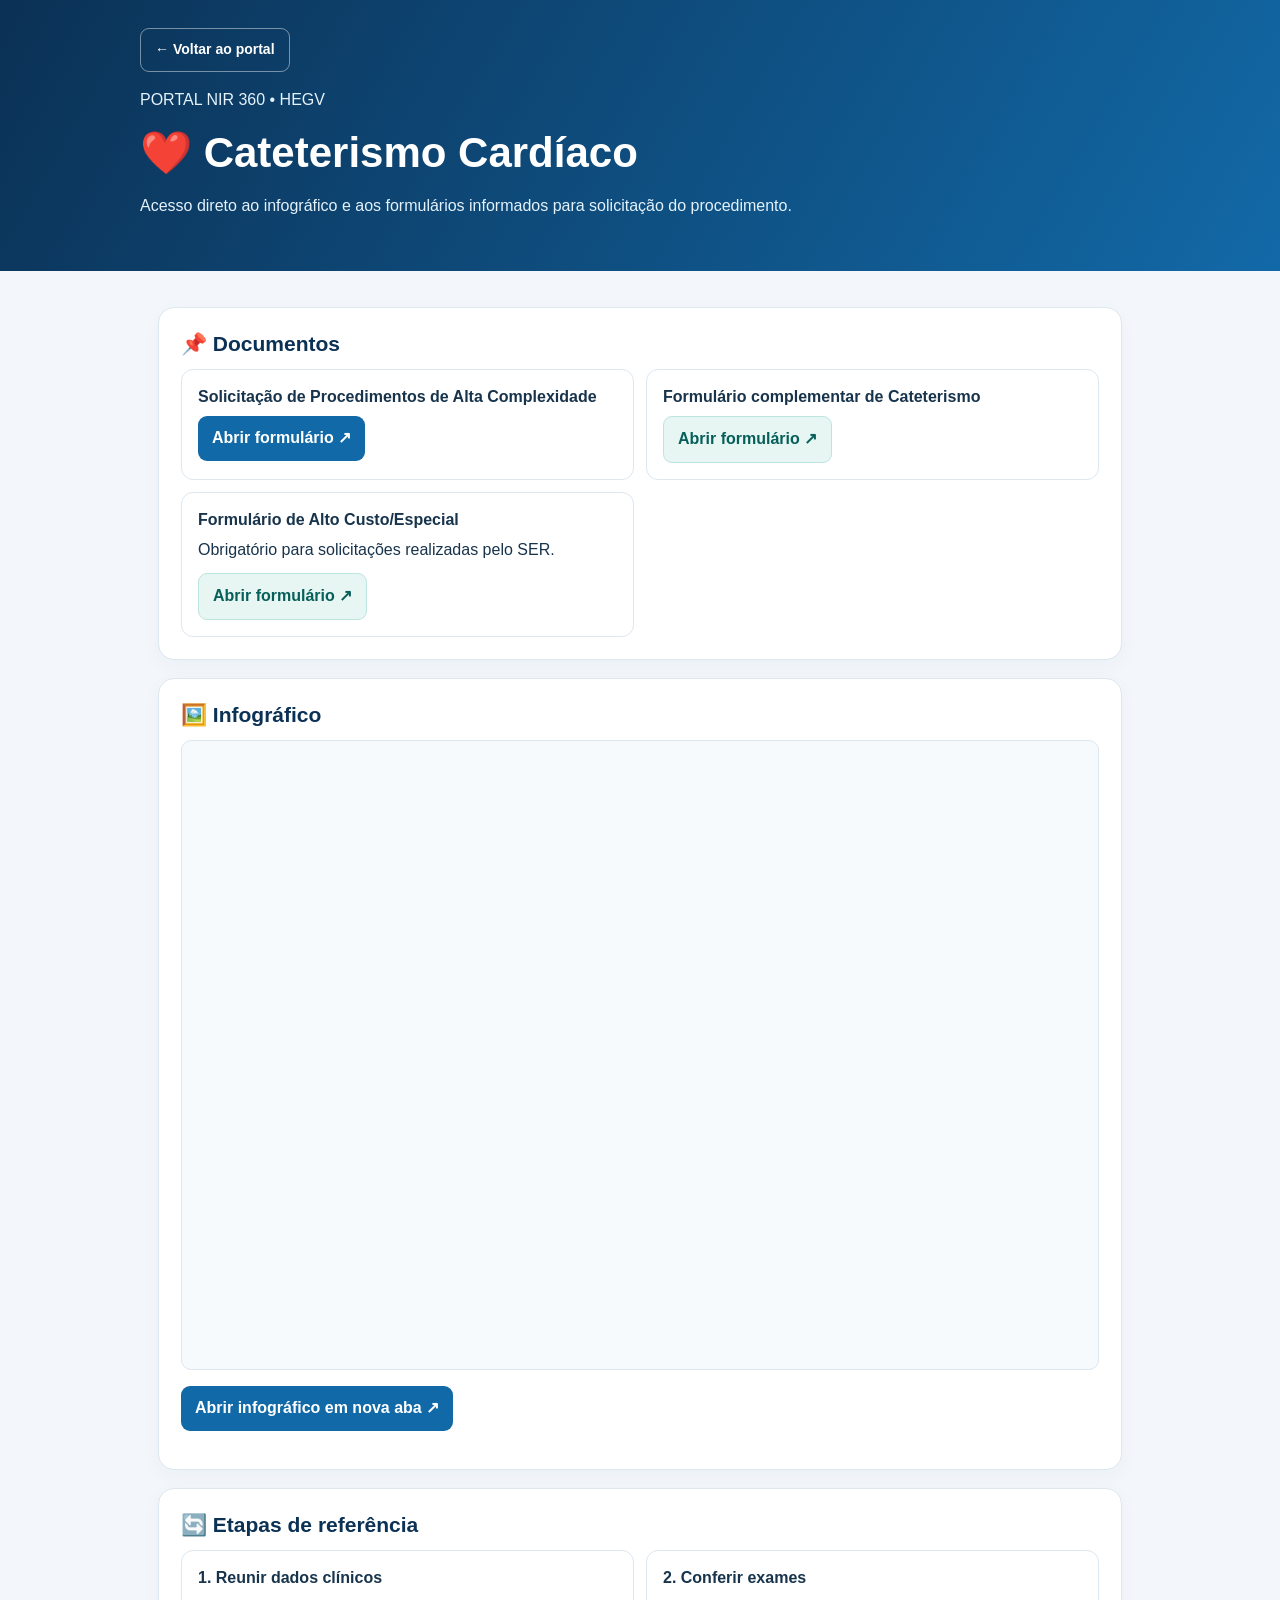
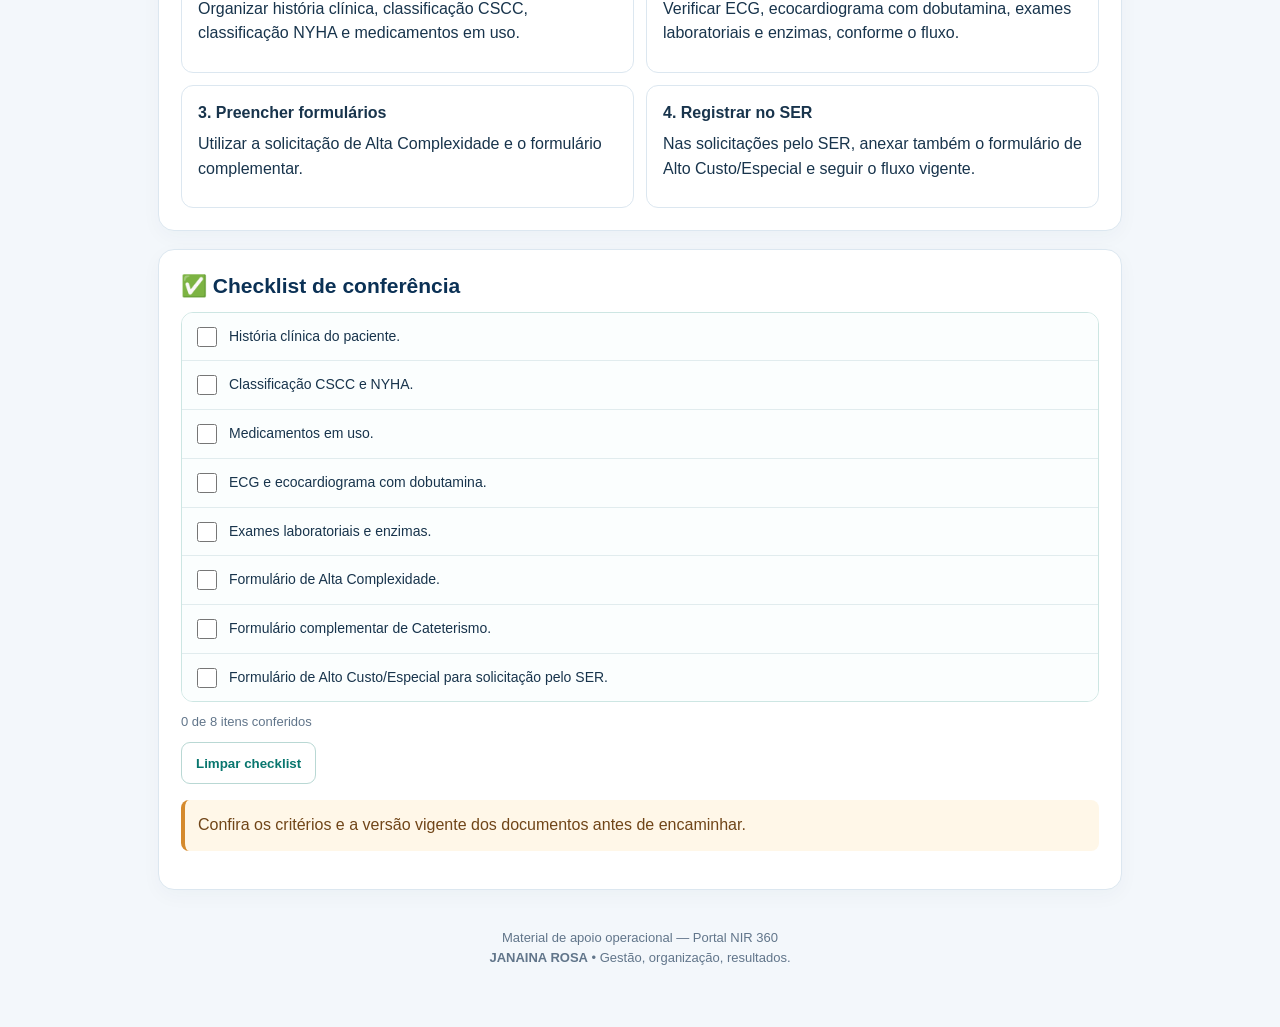
<file: procedimentos/cateterismo.html>
<!doctype html><html lang="pt-BR"><head><meta charset="utf-8"><meta name="viewport" content="width=device-width,initial-scale=1"><title>Cateterismo Cardíaco | CAPACITA NIR</title><style>body{margin:0;background:#f3f7fb;color:#18344c;font:16px/1.55 Arial}header{background:linear-gradient(120deg,#0b3155,#1269a7);color:white;padding:28px max(18px,calc((100% - 1000px)/2)) 36px}main{max-width:1000px;margin:auto;padding:18px}.back,.btn{display:inline-block;padding:10px 14px;border-radius:9px;text-decoration:none;font-weight:bold}.back{color:white;border:1px solid #ffffff70}.btn{background:#1269a7;color:white}.secondary{background:#e7f5f3;color:#075f59;border:1px solid #bce5df}.panel{background:white;border:1px solid #dce7f0;border-radius:16px;padding:22px;margin:18px 0}.grid,.steps{display:grid;grid-template-columns:repeat(2,minmax(0,1fr));gap:12px}.card,.step{border:1px solid #dce7f0;border-radius:12px;padding:15px}.preview{width:100%;height:70vh;min-height:400px;border:1px solid #dce7f0;border-radius:10px}.note{background:#fff7e8;border-left:4px solid #d58a2d;padding:13px;border-radius:8px}h1{font-size:clamp(28px,5vw,42px)}h2{color:#0b3155}footer{text-align:center;color:#61758a;padding:20px;font-size:13px}@media(max-width:650px){.grid,.steps{grid-template-columns:1fr}.panel{padding:15px}}</style>
<link rel="stylesheet" href="../assets/css/padrao-global.css">
<link rel="stylesheet" href="../assets/css/procedimentos-padrao.css">
</head><body><header><a class="back" href="../index.html#procedureCardsSection">← Voltar ao portal</a><p>PORTAL NIR 360 • HEGV</p><h1>❤️ Cateterismo Cardíaco</h1><p>Acesso direto ao infográfico e aos formulários informados para solicitação do procedimento.</p></header><main><section class="panel"><h2>📌 Documentos</h2><div class="grid"><div class="card"><h3>Solicitação de Procedimentos de Alta Complexidade</h3><a class="btn" href="https://docs.google.com/document/d/1tOp5k7F_HwQPDhl_tJi1N4CUANzl6SWK8GyPN5awbjo/edit?usp=drive_link" target="_blank" rel="noopener">Abrir formulário ↗</a></div><div class="card"><h3>Formulário complementar de Cateterismo</h3><a class="btn secondary" href="https://drive.google.com/file/d/14OWn6jkgmU0nyAJ3Renr3HvEZ6ZCRd32/view?usp=drivesdk" target="_blank" rel="noopener">Abrir formulário ↗</a></div><div class="card"><h3>Formulário de Alto Custo/Especial</h3><p>Obrigatório para solicitações realizadas pelo SER.</p><a class="btn secondary" href="https://drive.google.com/file/d/1-HEnZDglGxo8n4rTjxau0zXKI60Ykaew/view?usp=drive_link" target="_blank" rel="noopener">Abrir formulário ↗</a></div></div></section><section class="panel"><h2>🖼️ Infográfico</h2><iframe class="preview" src="https://drive.google.com/file/d/1cOdpjzM4lnWAUPRhdzklir5x96wrfBOD/preview" title="Infográfico Cateterismo" loading="lazy"></iframe><p><a class="btn" href="https://drive.google.com/file/d/1cOdpjzM4lnWAUPRhdzklir5x96wrfBOD/view?usp=drive_link" target="_blank" rel="noopener">Abrir infográfico em nova aba ↗</a></p></section><section class="panel"><h2>🔄 Etapas de referência</h2><div class="steps"><div class="step"><h3>1. Reunir dados clínicos</h3><p>Organizar história clínica, classificação CSCC, classificação NYHA e medicamentos em uso.</p></div><div class="step"><h3>2. Conferir exames</h3><p>Verificar ECG, ecocardiograma com dobutamina, exames laboratoriais e enzimas, conforme o fluxo.</p></div><div class="step"><h3>3. Preencher formulários</h3><p>Utilizar a solicitação de Alta Complexidade e o formulário complementar.</p></div><div class="step"><h3>4. Registrar no SER</h3><p>Nas solicitações pelo SER, anexar também o formulário de Alto Custo/Especial e seguir o fluxo vigente.</p></div></div></section><section class="panel"><h2>✅ Checklist de conferência</h2><div class="checklist-items" role="group" aria-label="Checklist de conferência"><label class="check-row"><input type="checkbox"><span>História clínica do paciente.</span></label><label class="check-row"><input type="checkbox"><span>Classificação CSCC e NYHA.</span></label><label class="check-row"><input type="checkbox"><span>Medicamentos em uso.</span></label><label class="check-row"><input type="checkbox"><span>ECG e ecocardiograma com dobutamina.</span></label><label class="check-row"><input type="checkbox"><span>Exames laboratoriais e enzimas.</span></label><label class="check-row"><input type="checkbox"><span>Formulário de Alta Complexidade.</span></label><label class="check-row"><input type="checkbox"><span>Formulário complementar de Cateterismo.</span></label><label class="check-row"><input type="checkbox"><span>Formulário de Alto Custo/Especial para solicitação pelo SER.</span></label></div><p class="check-progress" aria-live="polite">0 de 8 itens conferidos</p><button class="check-reset" type="button">Limpar checklist</button><p class="note">Confira os critérios e a versão vigente dos documentos antes de encaminhar.</p></section><footer>Material de apoio operacional — Portal NIR 360<br><strong>JANAINA ROSA</strong> • Gestão, organização, resultados.</footer></main><style>.checklist-items{display:grid;border:1px solid #cde6e3;border-radius:12px;overflow:hidden}.check-row{display:flex;gap:12px;align-items:flex-start;padding:13px 15px;border-bottom:1px solid #e1ecee;background:#fbfefe;font-size:14px}.check-row:last-child{border-bottom:0}.check-row input{width:20px;height:20px;flex:0 0 auto;accent-color:#078b87;margin:1px 0 0}.check-row input:checked+span{text-decoration:line-through;color:#71858c}.check-progress{font-size:13px;color:#61758a;margin:10px 0}.check-reset{border:1px solid #b9d8d4;background:#fff;color:#08766e;border-radius:9px;padding:8px 12px;font-weight:700;cursor:pointer}</style><script>document.querySelectorAll('.checklist-items').forEach(list=>{const boxes=[...list.querySelectorAll('input')];const progress=list.parentElement.querySelector('.check-progress');const reset=list.parentElement.querySelector('.check-reset');const update=()=>{progress.textContent=boxes.filter(x=>x.checked).length+' de '+boxes.length+' itens conferidos'};boxes.forEach(x=>x.addEventListener('change',update));reset.addEventListener('click',()=>{boxes.forEach(x=>x.checked=false);update()})});</script></body></html>
</file>
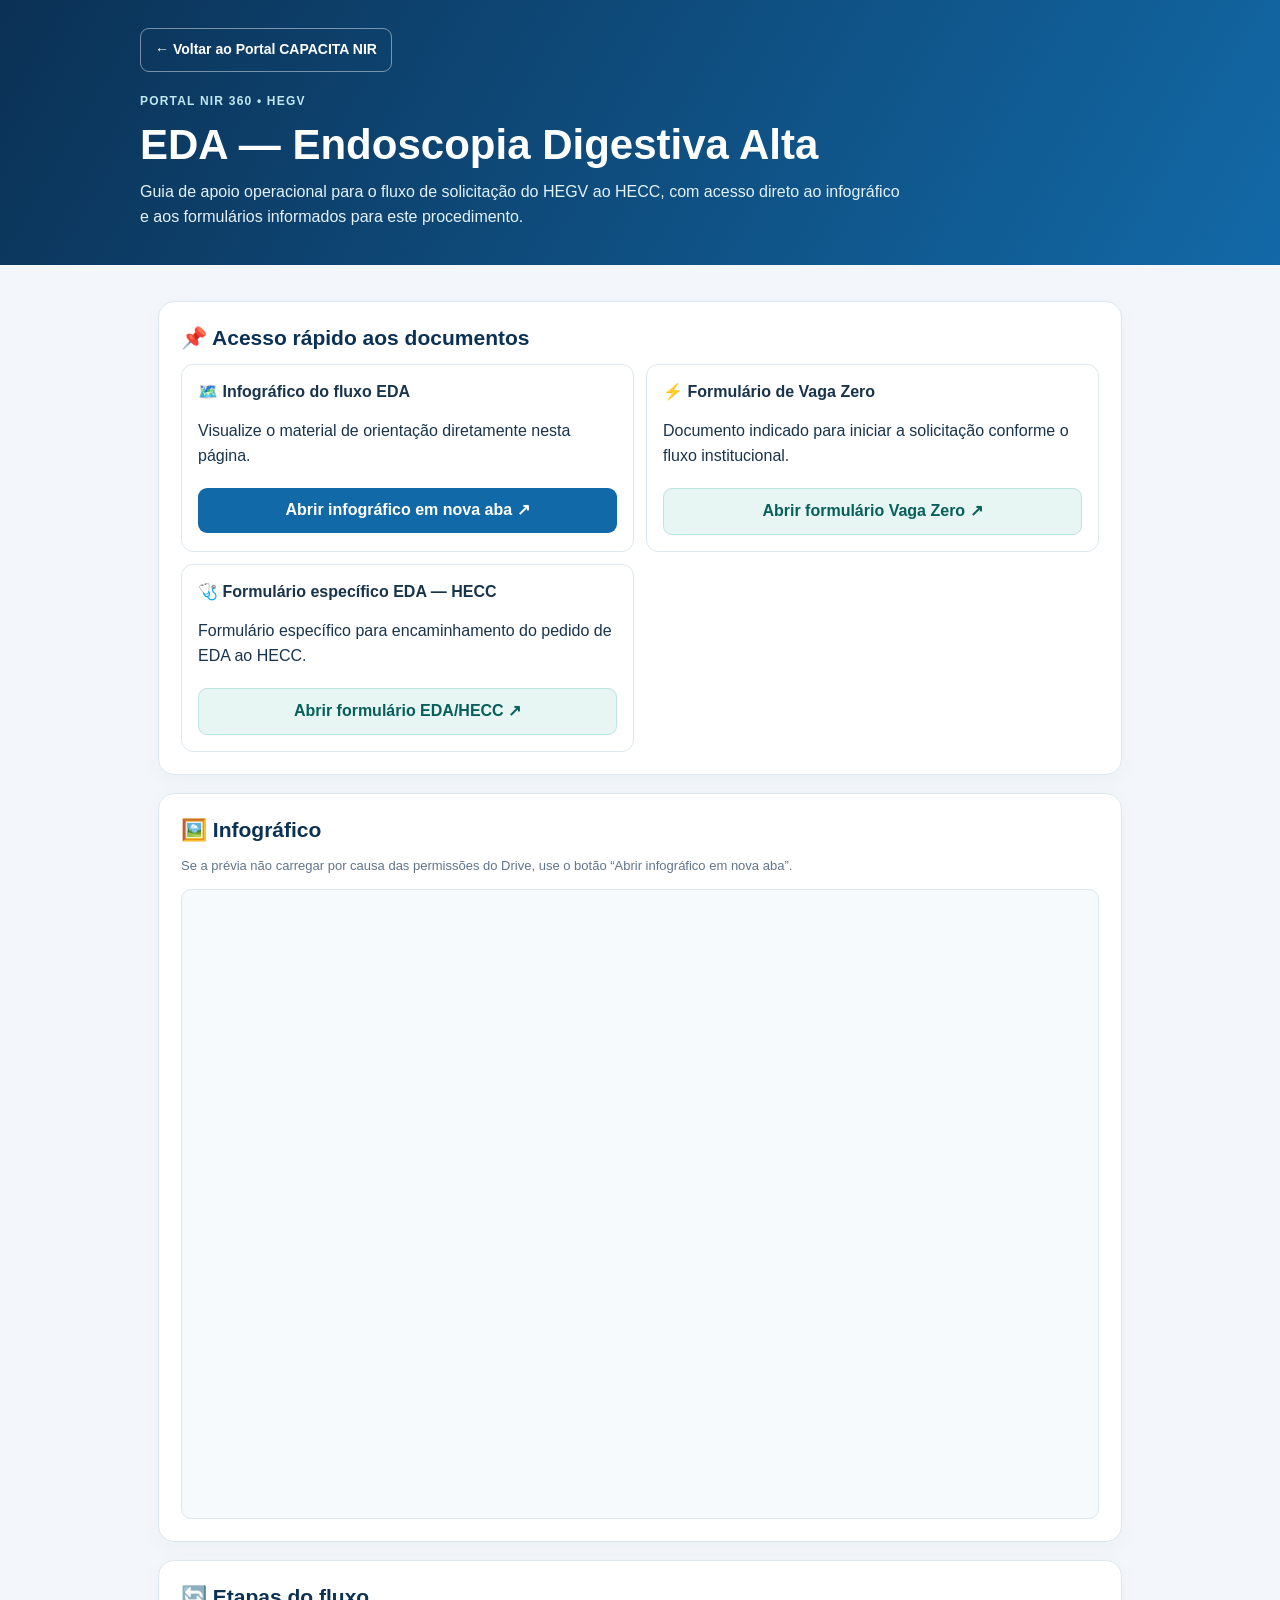
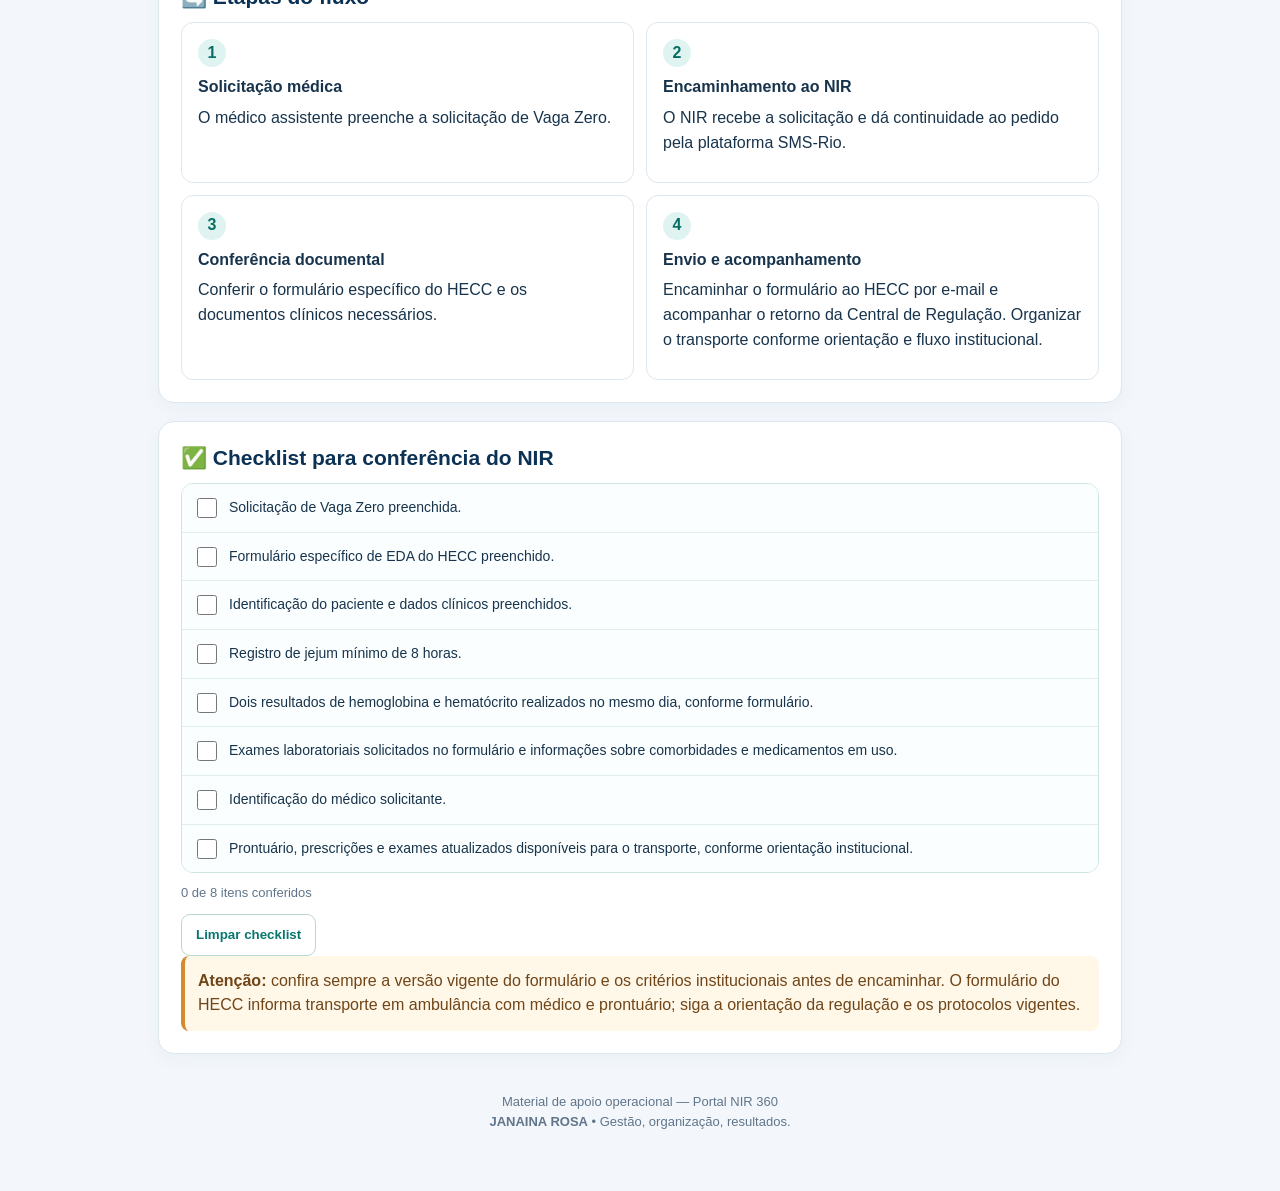
<file: procedimentos/eda.html>
<!doctype html>
<html lang="pt-BR">
<head>
<meta charset="utf-8">
<meta name="viewport" content="width=device-width,initial-scale=1">
<meta name="theme-color" content="#0b3d68">
<title>EDA | CAPACITA NIR — HEGV</title>
<style>
:root{--navy:#0b3155;--blue:#1269a7;--teal:#0b847b;--ink:#18344c;--muted:#61758a;--line:#dce7f0;--bg:#f3f7fb;--gold:#b96c1c}
*{box-sizing:border-box}body{margin:0;background:var(--bg);font-family:Arial,Helvetica,sans-serif;color:var(--ink);line-height:1.55}
header{background:linear-gradient(120deg,#0b3155,#1269a7);color:white;padding:24px 20px 32px}
.top{max-width:1100px;margin:auto}.back{display:inline-block;color:#fff;text-decoration:none;border:1px solid #ffffff70;border-radius:9px;padding:8px 12px;font-size:14px}
.kicker{margin:24px 0 6px;color:#bfe8f0;text-transform:uppercase;letter-spacing:.12em;font-size:12px;font-weight:bold}
h1{font-size:clamp(28px,5vw,44px);line-height:1.12;margin:0 0 10px}.subtitle{max-width:720px;color:#e4f2fb;margin:0}
main{max-width:1100px;margin:-16px auto 0;padding:0 18px 40px}.panel{background:white;border:1px solid var(--line);border-radius:16px;padding:22px;margin:18px 0;box-shadow:0 6px 20px #173b5709}
h2{font-size:21px;margin:0 0 12px;color:var(--navy)}h3{font-size:16px;margin:0 0 8px}
.grid{display:grid;grid-template-columns:repeat(2,minmax(0,1fr));gap:14px}
.action{display:flex;flex-direction:column;gap:9px;border:1px solid var(--line);border-radius:12px;padding:16px;background:#fff}
.btn{display:inline-flex;align-items:center;justify-content:center;text-align:center;text-decoration:none;font-weight:bold;border-radius:9px;padding:11px 14px;background:var(--blue);color:#fff}
.btn.secondary{background:#e7f5f3;color:#075f59;border:1px solid #bce5df}
.preview{width:100%;height:min(76vh,820px);min-height:440px;border:1px solid var(--line);border-radius:12px;background:#f7fafc}
.note{background:#fff7e8;border-left:4px solid #d58a2d;border-radius:8px;padding:13px 15px;color:#704518}
.steps{display:grid;grid-template-columns:repeat(4,minmax(0,1fr));gap:10px;counter-reset:step}
.step{border:1px solid var(--line);border-radius:11px;padding:14px;background:#fbfdff}
.step:before{counter-increment:step;content:counter(step);display:grid;place-items:center;width:28px;height:28px;border-radius:50%;background:#dff4f1;color:#086d65;font-weight:bold;margin-bottom:9px}
ul{padding-left:22px;margin:8px 0}li{margin:7px 0}.small{font-size:13px;color:var(--muted)}
footer{text-align:center;padding:20px;color:var(--muted);font-size:13px}
@media(max-width:700px){.grid,.steps{grid-template-columns:1fr}main{padding:0 12px 28px}.panel{padding:16px}.preview{min-height:360px;height:65vh}}
</style>

<link rel="stylesheet" href="../assets/css/padrao-global.css">
<link rel="stylesheet" href="../assets/css/procedimentos-padrao.css">
</head>
<body>
<header><div class="top">
<a class="back" href="../index.html#procedureCardsSection">← Voltar ao Portal CAPACITA NIR</a>
<p class="kicker">Portal NIR 360 • HEGV</p>
<h1>EDA — Endoscopia Digestiva Alta</h1>
<p class="subtitle">Guia de apoio operacional para o fluxo de solicitação do HEGV ao HECC, com acesso direto ao infográfico e aos formulários informados para este procedimento.</p>
</div></header>
<main>
<section class="panel">
<h2>📌 Acesso rápido aos documentos</h2>
<div class="grid">
<div class="action"><h3>🗺️ Infográfico do fluxo EDA</h3><p>Visualize o material de orientação diretamente nesta página.</p><a class="btn" href="https://drive.google.com/file/d/1k8eQ2Ft_J6FrA5gPvwkTMNG88HGcWIJq/view?usp=drivesdk" target="_blank" rel="noopener noreferrer">Abrir infográfico em nova aba ↗</a></div>
<div class="action"><h3>⚡ Formulário de Vaga Zero</h3><p>Documento indicado para iniciar a solicitação conforme o fluxo institucional.</p><a class="btn secondary" href="https://docs.google.com/document/d/15qCFEvHm5J3hxXRZCvNZ-aAm0h61y43gQSJ6kw0koh8/edit?usp=drivesdk" target="_blank" rel="noopener noreferrer">Abrir formulário Vaga Zero ↗</a></div>
<div class="action"><h3>🩺 Formulário específico EDA — HECC</h3><p>Formulário específico para encaminhamento do pedido de EDA ao HECC.</p><a class="btn secondary" href="https://drive.google.com/file/d/11yHdUU824690gCeNGTNg3TKie1mIryAp/view?usp=drivesdk" target="_blank" rel="noopener noreferrer">Abrir formulário EDA/HECC ↗</a></div>
</div>
</section>
<section class="panel">
<h2>🖼️ Infográfico</h2>
<p class="small">Se a prévia não carregar por causa das permissões do Drive, use o botão “Abrir infográfico em nova aba”.</p>
<iframe class="preview" src="https://drive.google.com/file/d/1k8eQ2Ft_J6FrA5gPvwkTMNG88HGcWIJq/preview" title="Infográfico do fluxo EDA" loading="lazy" allow="autoplay"></iframe>
</section>
<section class="panel">
<h2>🔄 Etapas do fluxo</h2>
<div class="steps">
<div class="step"><h3>Solicitação médica</h3><p>O médico assistente preenche a solicitação de Vaga Zero.</p></div>
<div class="step"><h3>Encaminhamento ao NIR</h3><p>O NIR recebe a solicitação e dá continuidade ao pedido pela plataforma SMS-Rio.</p></div>
<div class="step"><h3>Conferência documental</h3><p>Conferir o formulário específico do HECC e os documentos clínicos necessários.</p></div>
<div class="step"><h3>Envio e acompanhamento</h3><p>Encaminhar o formulário ao HECC por e-mail e acompanhar o retorno da Central de Regulação. Organizar o transporte conforme orientação e fluxo institucional.</p></div>
</div>
</section>
<section class="panel">
<h2>✅ Checklist para conferência do NIR</h2>
<div class="checklist-items" role="group" aria-label="Checklist de conferência"><label class="check-row"><input type="checkbox"><span>Solicitação de Vaga Zero preenchida.</span></label><label class="check-row"><input type="checkbox"><span>Formulário específico de EDA do HECC preenchido.</span></label><label class="check-row"><input type="checkbox"><span>Identificação do paciente e dados clínicos preenchidos.</span></label><label class="check-row"><input type="checkbox"><span>Registro de jejum mínimo de 8 horas.</span></label><label class="check-row"><input type="checkbox"><span>Dois resultados de hemoglobina e hematócrito realizados no mesmo dia, conforme formulário.</span></label><label class="check-row"><input type="checkbox"><span>Exames laboratoriais solicitados no formulário e informações sobre comorbidades e medicamentos em uso.</span></label><label class="check-row"><input type="checkbox"><span>Identificação do médico solicitante.</span></label><label class="check-row"><input type="checkbox"><span>Prontuário, prescrições e exames atualizados disponíveis para o transporte, conforme orientação institucional.</span></label></div><p class="check-progress" aria-live="polite">0 de 8 itens conferidos</p><button class="check-reset" type="button">Limpar checklist</button>
<div class="note"><strong>Atenção:</strong> confira sempre a versão vigente do formulário e os critérios institucionais antes de encaminhar. O formulário do HECC informa transporte em ambulância com médico e prontuário; siga a orientação da regulação e os protocolos vigentes.</div>
</section>
<footer>Material de apoio operacional — Portal NIR 360<br><strong>JANAINA ROSA</strong> • Gestão, organização, resultados.</footer>
</main>
<style>.checklist-items{display:grid;border:1px solid #cde6e3;border-radius:12px;overflow:hidden}.check-row{display:flex;gap:12px;align-items:flex-start;padding:13px 15px;border-bottom:1px solid #e1ecee;background:#fbfefe;font-size:14px}.check-row:last-child{border-bottom:0}.check-row input{width:20px;height:20px;flex:0 0 auto;accent-color:#078b87;margin:1px 0 0}.check-row input:checked+span{text-decoration:line-through;color:#71858c}.check-progress{font-size:13px;color:#61758a;margin:10px 0}.check-reset{border:1px solid #b9d8d4;background:#fff;color:#08766e;border-radius:9px;padding:8px 12px;font-weight:700;cursor:pointer}</style><script>document.querySelectorAll('.checklist-items').forEach(list=>{const boxes=[...list.querySelectorAll('input')];const progress=list.parentElement.querySelector('.check-progress');const reset=list.parentElement.querySelector('.check-reset');const update=()=>{progress.textContent=boxes.filter(x=>x.checked).length+' de '+boxes.length+' itens conferidos'};boxes.forEach(x=>x.addEventListener('change',update));reset.addEventListener('click',()=>{boxes.forEach(x=>x.checked=false);update()})});</script></body></html>
</file>
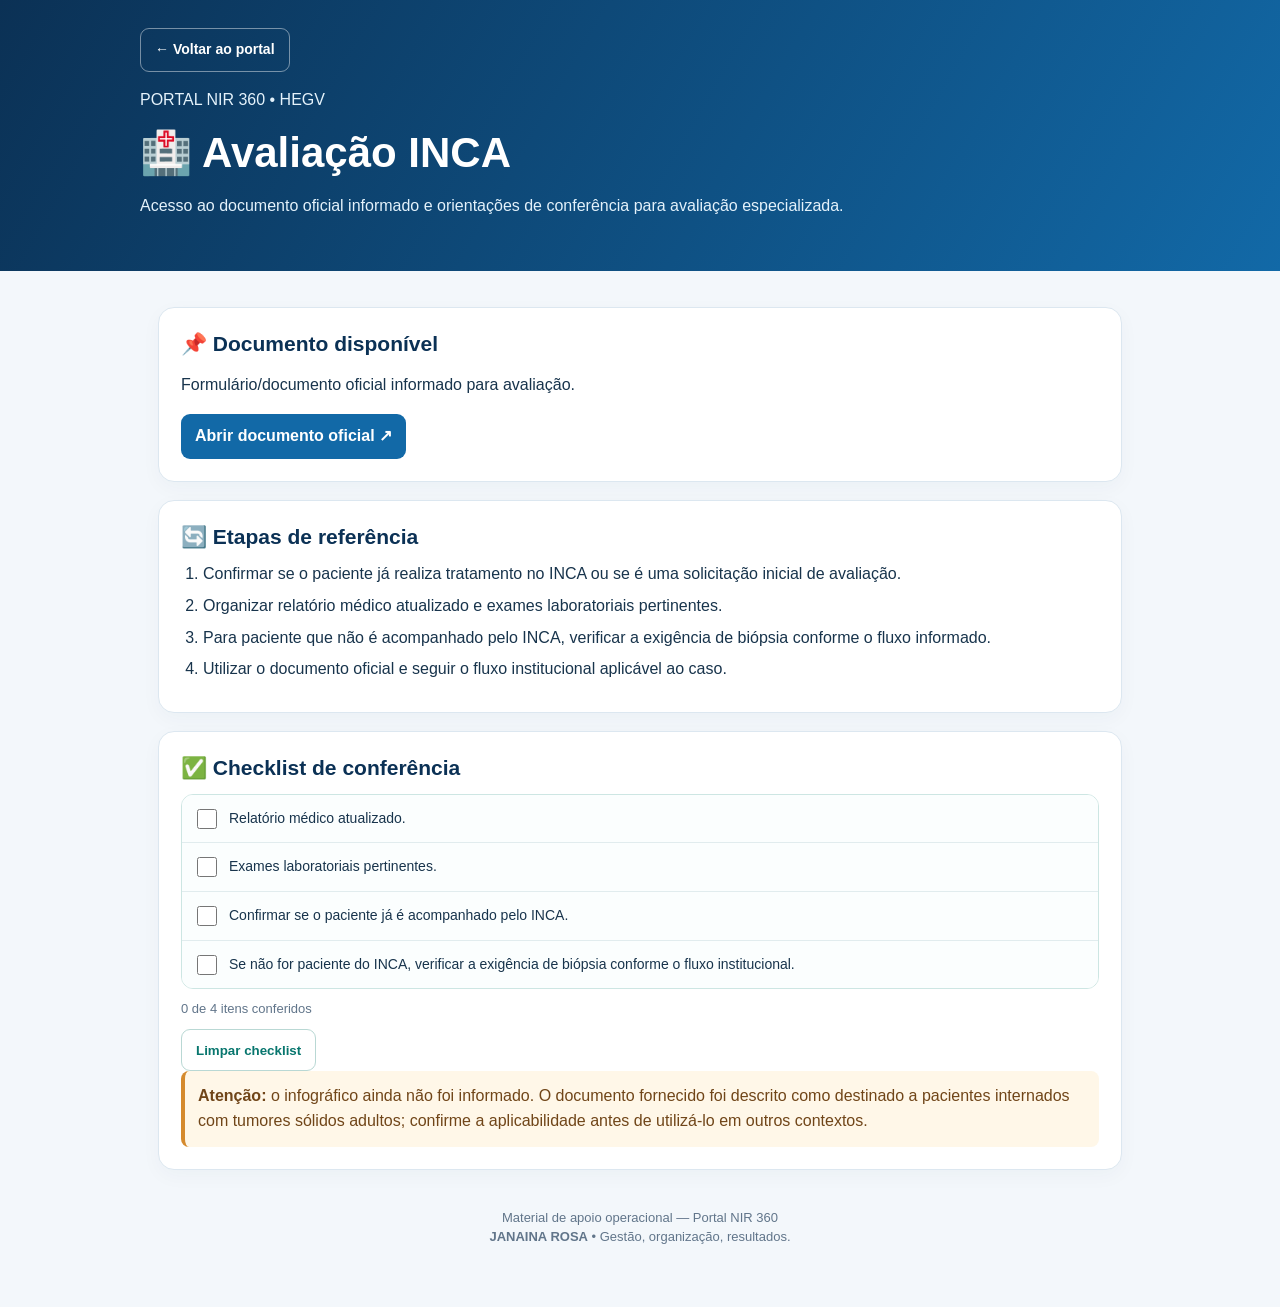
<file: procedimentos/inca.html>
<!doctype html><html lang="pt-BR"><head><meta charset="utf-8"><meta name="viewport" content="width=device-width,initial-scale=1"><title>Avaliação INCA | CAPACITA NIR</title><style>body{margin:0;background:#f3f7fb;color:#18344c;font:16px/1.55 Arial}header{background:linear-gradient(120deg,#0b3155,#1269a7);color:white;padding:28px max(18px,calc((100% - 1000px)/2)) 36px}main{max-width:1000px;margin:auto;padding:18px}.back,.btn{display:inline-block;padding:10px 14px;border-radius:9px;text-decoration:none;font-weight:bold}.back{color:white;border:1px solid #ffffff70}.btn{background:#1269a7;color:white}.panel{background:white;border:1px solid #dce7f0;border-radius:16px;padding:22px;margin:18px 0}.note{background:#fff7e8;border-left:4px solid #d58a2d;padding:13px;border-radius:8px}h1{font-size:clamp(28px,5vw,42px)}h2{color:#0b3155}footer{text-align:center;color:#61758a;padding:20px;font-size:13px}@media(max-width:650px){.panel{padding:15px}}</style>
<link rel="stylesheet" href="../assets/css/padrao-global.css">
<link rel="stylesheet" href="../assets/css/procedimentos-padrao.css">
</head><body><header><a class="back" href="../index.html#procedureCardsSection">← Voltar ao portal</a><p>PORTAL NIR 360 • HEGV</p><h1>🏥 Avaliação INCA</h1><p>Acesso ao documento oficial informado e orientações de conferência para avaliação especializada.</p></header><main><section class="panel"><h2>📌 Documento disponível</h2><p>Formulário/documento oficial informado para avaliação.</p><a class="btn" href="https://drive.google.com/file/d/1naiGxhxOGmtGplGHXEaidJLrORCP1RBB/view?usp=drive_link" target="_blank" rel="noopener">Abrir documento oficial ↗</a></section><section class="panel"><h2>🔄 Etapas de referência</h2><ol><li>Confirmar se o paciente já realiza tratamento no INCA ou se é uma solicitação inicial de avaliação.</li><li>Organizar relatório médico atualizado e exames laboratoriais pertinentes.</li><li>Para paciente que não é acompanhado pelo INCA, verificar a exigência de biópsia conforme o fluxo informado.</li><li>Utilizar o documento oficial e seguir o fluxo institucional aplicável ao caso.</li></ol></section><section class="panel"><h2>✅ Checklist de conferência</h2><div class="checklist-items" role="group" aria-label="Checklist de conferência"><label class="check-row"><input type="checkbox"><span>Relatório médico atualizado.</span></label><label class="check-row"><input type="checkbox"><span>Exames laboratoriais pertinentes.</span></label><label class="check-row"><input type="checkbox"><span>Confirmar se o paciente já é acompanhado pelo INCA.</span></label><label class="check-row"><input type="checkbox"><span>Se não for paciente do INCA, verificar a exigência de biópsia conforme o fluxo institucional.</span></label></div><p class="check-progress" aria-live="polite">0 de 4 itens conferidos</p><button class="check-reset" type="button">Limpar checklist</button><div class="note"><strong>Atenção:</strong> o infográfico ainda não foi informado. O documento fornecido foi descrito como destinado a pacientes internados com tumores sólidos adultos; confirme a aplicabilidade antes de utilizá-lo em outros contextos.</div></section><footer>Material de apoio operacional — Portal NIR 360<br><strong>JANAINA ROSA</strong> • Gestão, organização, resultados.</footer></main><style>.checklist-items{display:grid;border:1px solid #cde6e3;border-radius:12px;overflow:hidden}.check-row{display:flex;gap:12px;align-items:flex-start;padding:13px 15px;border-bottom:1px solid #e1ecee;background:#fbfefe;font-size:14px}.check-row:last-child{border-bottom:0}.check-row input{width:20px;height:20px;flex:0 0 auto;accent-color:#078b87;margin:1px 0 0}.check-row input:checked+span{text-decoration:line-through;color:#71858c}.check-progress{font-size:13px;color:#61758a;margin:10px 0}.check-reset{border:1px solid #b9d8d4;background:#fff;color:#08766e;border-radius:9px;padding:8px 12px;font-weight:700;cursor:pointer}</style><script>document.querySelectorAll('.checklist-items').forEach(list=>{const boxes=[...list.querySelectorAll('input')];const progress=list.parentElement.querySelector('.check-progress');const reset=list.parentElement.querySelector('.check-reset');const update=()=>{progress.textContent=boxes.filter(x=>x.checked).length+' de '+boxes.length+' itens conferidos'};boxes.forEach(x=>x.addEventListener('change',update));reset.addEventListener('click',()=>{boxes.forEach(x=>x.checked=false);update()})});</script></body></html>
</file>
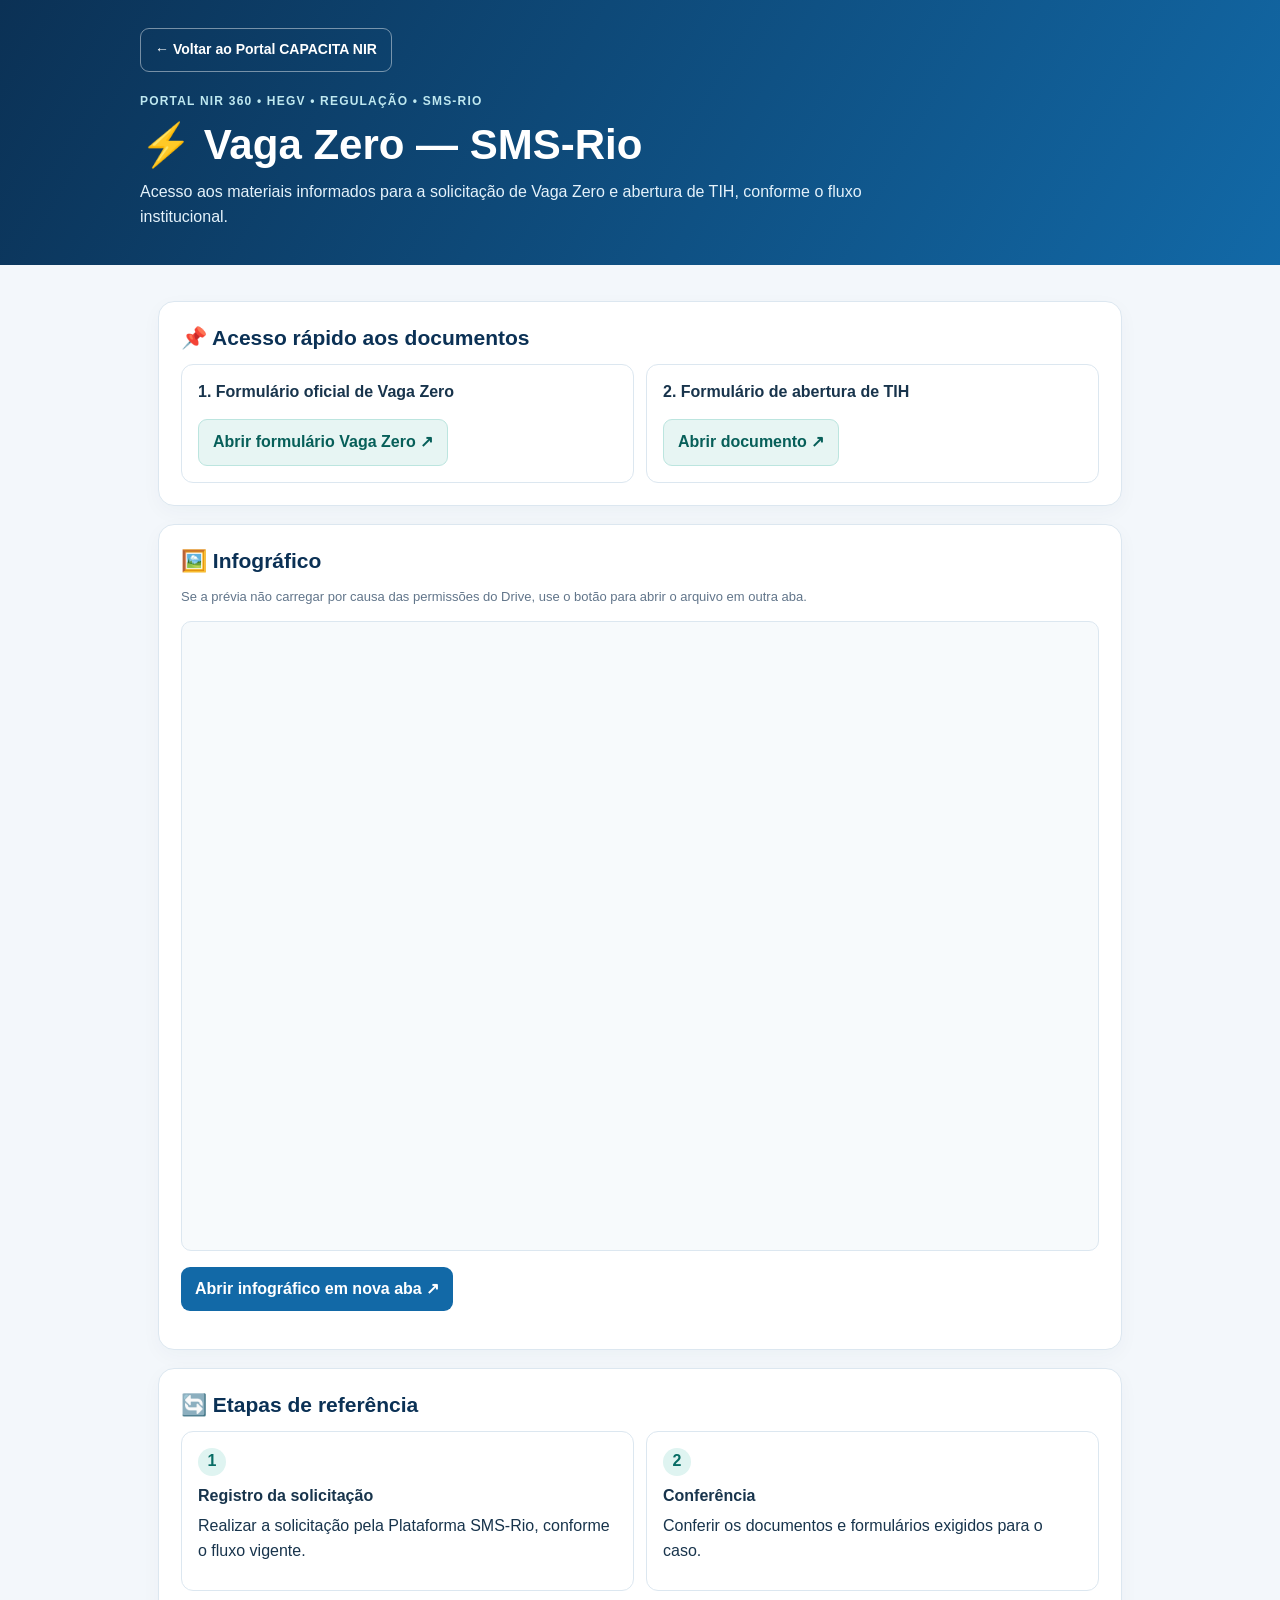
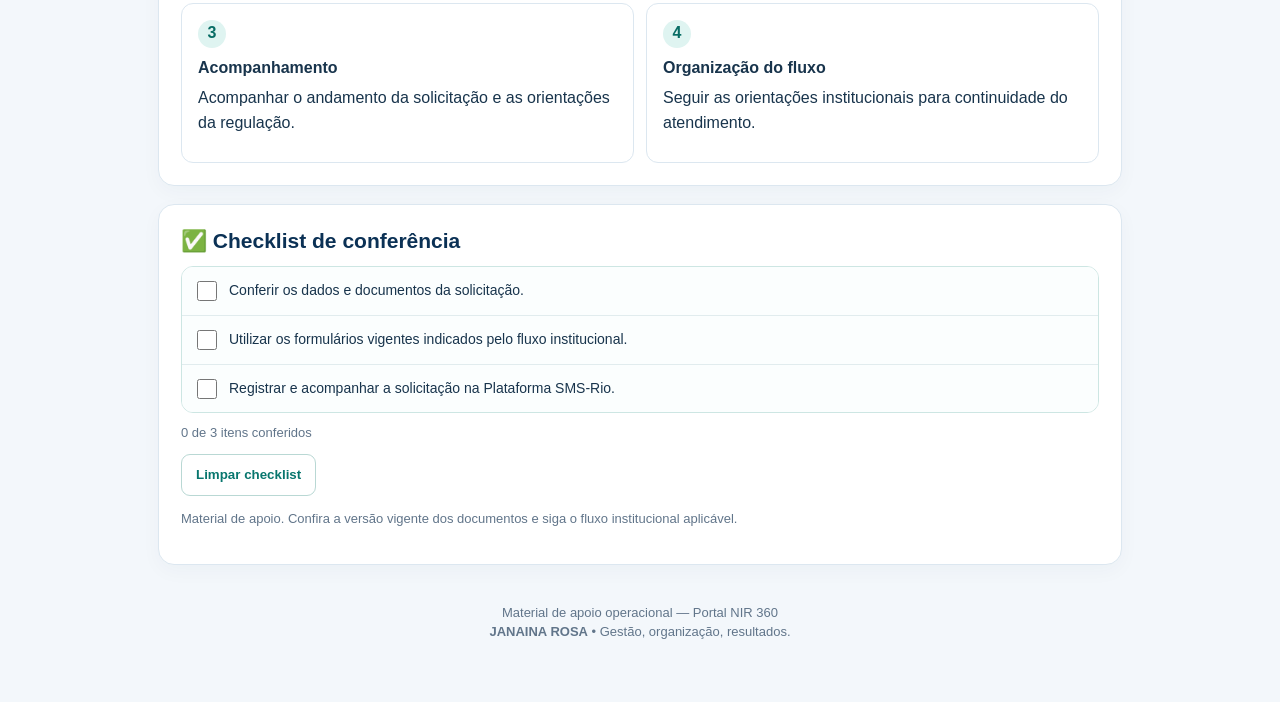
<file: procedimentos/vaga-zero.html>
<!doctype html>
<html lang="pt-BR"><head><meta charset="utf-8"><meta name="viewport" content="width=device-width,initial-scale=1"><meta name="theme-color" content="#0b3d68"><title>Vaga Zero — SMS-Rio | CAPACITA NIR — HEGV</title>
<style>
:root{--navy:#0b3155;--blue:#1269a7;--teal:#0b847b;--ink:#18344c;--muted:#61758a;--line:#dce7f0}*{box-sizing:border-box}body{margin:0;background:#f3f7fb;font-family:Arial,Helvetica,sans-serif;color:var(--ink);line-height:1.55}header{background:linear-gradient(120deg,#0b3155,#1269a7);color:white;padding:24px 20px 32px}.top{max-width:1100px;margin:auto}.back{display:inline-block;color:#fff;text-decoration:none;border:1px solid #ffffff70;border-radius:9px;padding:8px 12px;font-size:14px}.kicker{margin:24px 0 6px;color:#bfe8f0;text-transform:uppercase;letter-spacing:.12em;font-size:12px;font-weight:bold}h1{font-size:clamp(28px,5vw,44px);line-height:1.12;margin:0 0 10px}.subtitle{max-width:760px;color:#e4f2fb;margin:0}main{max-width:1440px;margin:-16px auto 0;padding:0 18px 40px}.panel{background:white;border:1px solid var(--line);border-radius:16px;padding:22px;margin:18px 0;box-shadow:0 6px 20px #173b5709}h2{font-size:21px;margin:0 0 12px;color:var(--navy)}h3{font-size:16px;margin:0 0 8px}.grid{display:grid;grid-template-columns:repeat(2,minmax(0,1fr));gap:14px}.action{display:flex;flex-direction:column;align-items:flex-start;gap:9px;border:1px solid var(--line);border-radius:12px;padding:16px;background:#fff}.btn{display:inline-flex;align-items:center;justify-content:center;text-align:center;text-decoration:none;font-weight:bold;border-radius:9px;padding:11px 14px;background:var(--blue);color:#fff}.btn.secondary{background:#e7f5f3;color:#075f59;border:1px solid #bce5df}.preview{display:block;width:100%;height:min(92vh,1100px);min-height:700px;border:1px solid var(--line);border-radius:12px;background:#f7fafc}.note{background:#fff7e8;border-left:4px solid #d58a2d;border-radius:8px;padding:13px 15px;color:#704518}.steps{display:grid;grid-template-columns:repeat(4,minmax(0,1fr));gap:10px;counter-reset:step}.step{border:1px solid var(--line);border-radius:11px;padding:14px;background:#fbfdff}.step:before{counter-increment:step;content:counter(step);display:grid;place-items:center;width:28px;height:28px;border-radius:50%;background:#dff4f1;color:#086d65;font-weight:bold;margin-bottom:9px}ul{padding-left:22px;margin:8px 0}li{margin:7px 0}.small{font-size:13px;color:var(--muted)}footer{text-align:center;padding:20px;color:var(--muted);font-size:13px}@media(max-width:700px){.grid,.steps{grid-template-columns:1fr}main{padding:0 12px 28px}.panel{padding:16px}.preview{min-height:560px;height:80vh}}
</style>
<link rel="stylesheet" href="../assets/css/padrao-global.css">
<link rel="stylesheet" href="../assets/css/procedimentos-padrao.css">
</head><body><header><div class="top"><a class="back" href="../index.html#procedureCardsSection">← Voltar ao Portal CAPACITA NIR</a><p class="kicker">Portal NIR 360 • HEGV • Regulação • SMS-Rio</p><h1>⚡ Vaga Zero — SMS-Rio</h1><p class="subtitle">Acesso aos materiais informados para a solicitação de Vaga Zero e abertura de TIH, conforme o fluxo institucional.</p></div></header><main>
<section class="panel"><h2>📌 Acesso rápido aos documentos</h2><div class="grid"><div class="action"><h3>1. Formulário oficial de Vaga Zero</h3><a class="btn secondary" href="https://docs.google.com/document/d/1CxU2CjkoNvR0bJVu0OkAEqfvJ4EWXzBGPt1qnkqeNxk/edit?usp=drive_link" target="_blank" rel="noopener noreferrer">Abrir formulário Vaga Zero ↗</a></div>
<div class="action"><h3>2. Formulário de abertura de TIH</h3><a class="btn secondary" href="https://docs.google.com/document/d/1vsEkOjc9CERHUfzYz04svbNdhhCBXNfxjEm0L1vlBPY/edit?usp=drive_link" target="_blank" rel="noopener noreferrer">Abrir documento ↗</a></div></div></section>
<section class="panel"><h2>🖼️ Infográfico</h2><p class="small">Se a prévia não carregar por causa das permissões do Drive, use o botão para abrir o arquivo em outra aba.</p><iframe class="preview" src="https://drive.google.com/file/d/1crQkAp1lYUBYMzsbe3kZw3FjEn-KkaE0/preview" title="Infográfico Vaga Zero — SMS-Rio" loading="lazy" allow="autoplay"></iframe><p><a class="btn" href="https://drive.google.com/file/d/1crQkAp1lYUBYMzsbe3kZw3FjEn-KkaE0/view?usp=drive_link" target="_blank" rel="noopener noreferrer">Abrir infográfico em nova aba ↗</a></p></section>
<section class="panel"><h2>🔄 Etapas de referência</h2><div class="steps"><div class="step"><h3>Registro da solicitação</h3><p>Realizar a solicitação pela Plataforma SMS-Rio, conforme o fluxo vigente.</p></div>
<div class="step"><h3>Conferência</h3><p>Conferir os documentos e formulários exigidos para o caso.</p></div>
<div class="step"><h3>Acompanhamento</h3><p>Acompanhar o andamento da solicitação e as orientações da regulação.</p></div>
<div class="step"><h3>Organização do fluxo</h3><p>Seguir as orientações institucionais para continuidade do atendimento.</p></div></div></section>
<section class="panel"><h2>✅ Checklist de conferência</h2><div class="checklist-items" role="group" aria-label="Checklist de conferência"><label class="check-row"><input type="checkbox"><span>Conferir os dados e documentos da solicitação.</span></label><label class="check-row"><input type="checkbox"><span>Utilizar os formulários vigentes indicados pelo fluxo institucional.</span></label><label class="check-row"><input type="checkbox"><span>Registrar e acompanhar a solicitação na Plataforma SMS-Rio.</span></label></div><p class="check-progress" aria-live="polite">0 de 3 itens conferidos</p><button class="check-reset" type="button">Limpar checklist</button><p class="small">Material de apoio. Confira a versão vigente dos documentos e siga o fluxo institucional aplicável.</p></section>
<footer>Material de apoio operacional — Portal NIR 360<br><strong>JANAINA ROSA</strong> • Gestão, organização, resultados.</footer></main><style>.checklist-items{display:grid;border:1px solid #cde6e3;border-radius:12px;overflow:hidden}.check-row{display:flex;gap:12px;align-items:flex-start;padding:13px 15px;border-bottom:1px solid #e1ecee;background:#fbfefe;font-size:14px}.check-row:last-child{border-bottom:0}.check-row input{width:20px;height:20px;flex:0 0 auto;accent-color:#078b87;margin:1px 0 0}.check-row input:checked+span{text-decoration:line-through;color:#71858c}.check-progress{font-size:13px;color:#61758a;margin:10px 0}.check-reset{border:1px solid #b9d8d4;background:#fff;color:#08766e;border-radius:9px;padding:8px 12px;font-weight:700;cursor:pointer}</style><script>document.querySelectorAll('.checklist-items').forEach(list=>{const boxes=[...list.querySelectorAll('input')];const progress=list.parentElement.querySelector('.check-progress');const reset=list.parentElement.querySelector('.check-reset');const update=()=>{progress.textContent=boxes.filter(x=>x.checked).length+' de '+boxes.length+' itens conferidos'};boxes.forEach(x=>x.addEventListener('change',update));reset.addEventListener('click',()=>{boxes.forEach(x=>x.checked=false);update()})});</script></body></html>
</file>
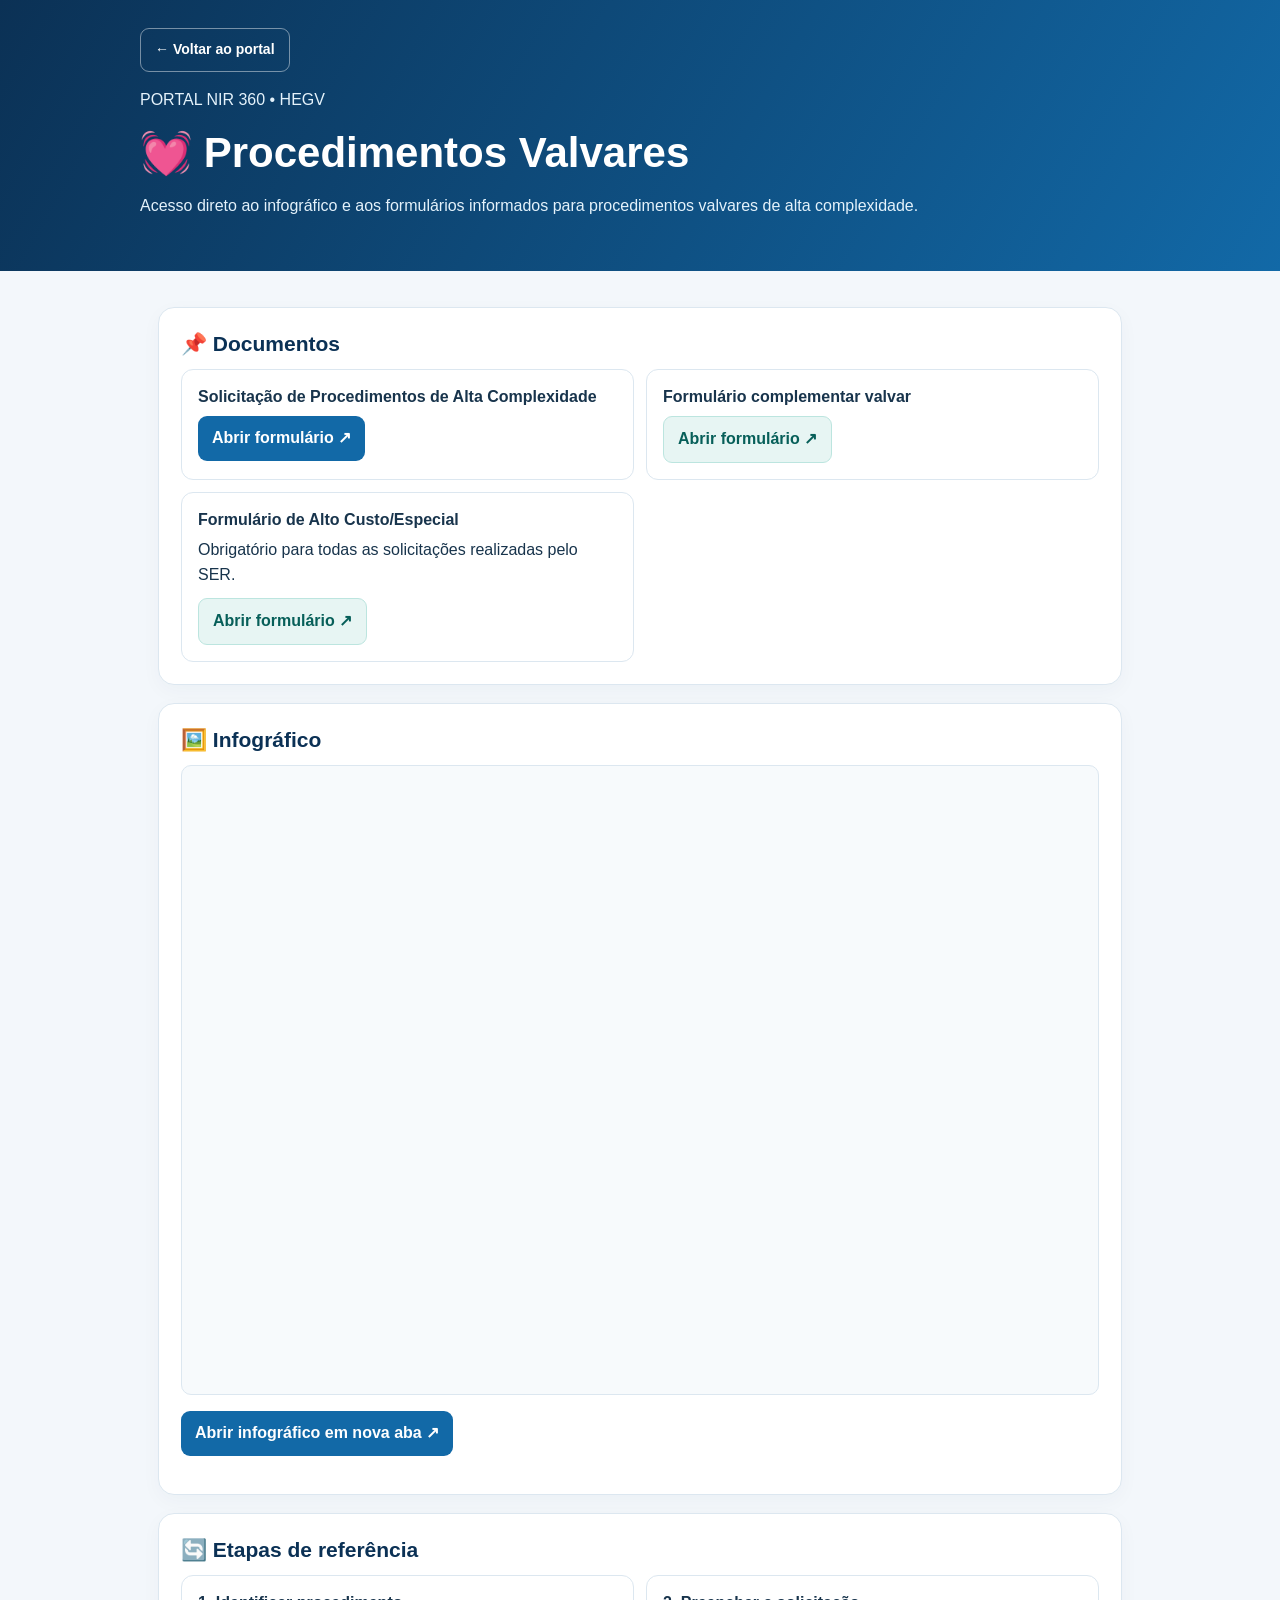
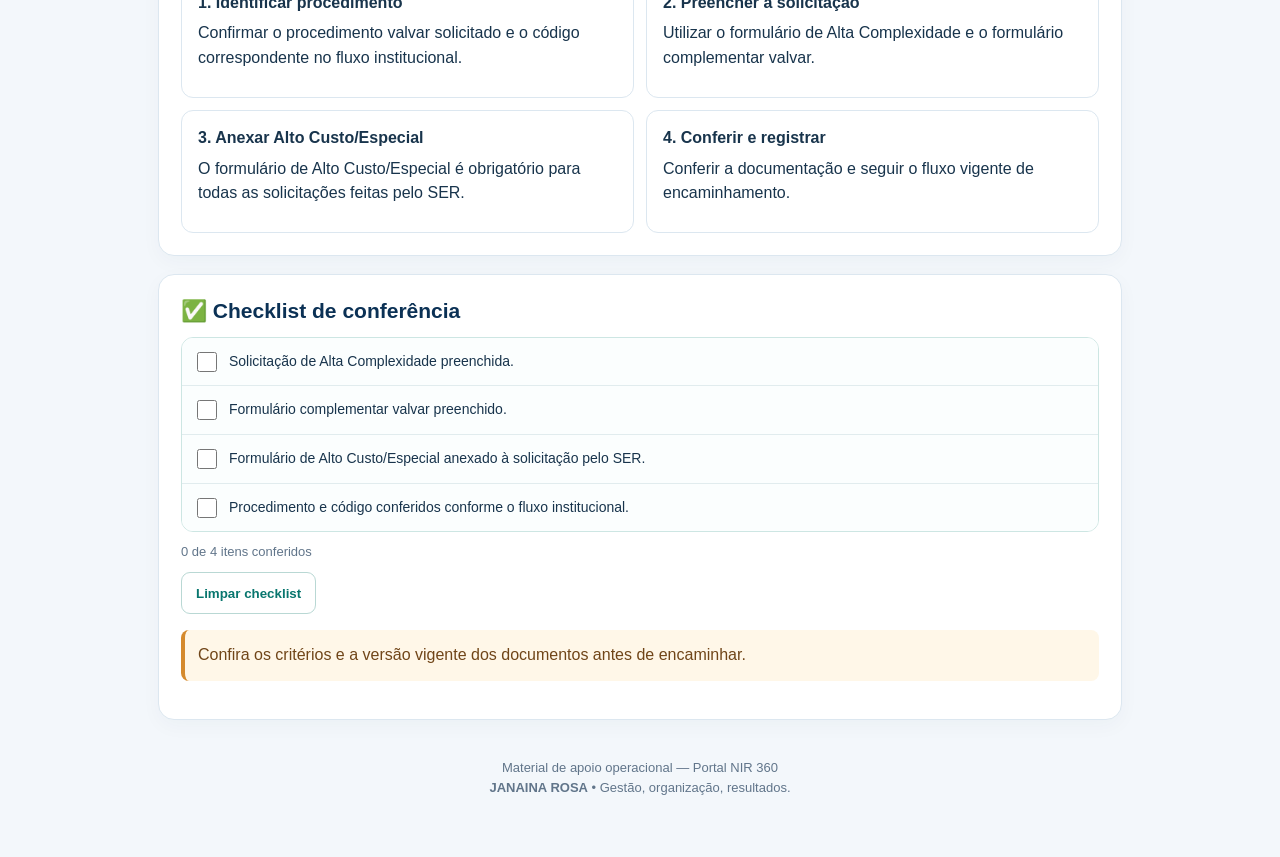
<file: procedimentos/valvares.html>
<!doctype html><html lang="pt-BR"><head><meta charset="utf-8"><meta name="viewport" content="width=device-width,initial-scale=1"><title>Procedimentos Valvares | CAPACITA NIR</title><style>body{margin:0;background:#f3f7fb;color:#18344c;font:16px/1.55 Arial}header{background:linear-gradient(120deg,#0b3155,#1269a7);color:white;padding:28px max(18px,calc((100% - 1000px)/2)) 36px}main{max-width:1000px;margin:auto;padding:18px}.back,.btn{display:inline-block;padding:10px 14px;border-radius:9px;text-decoration:none;font-weight:bold}.back{color:white;border:1px solid #ffffff70}.btn{background:#1269a7;color:white}.secondary{background:#e7f5f3;color:#075f59;border:1px solid #bce5df}.panel{background:white;border:1px solid #dce7f0;border-radius:16px;padding:22px;margin:18px 0}.grid,.steps{display:grid;grid-template-columns:repeat(2,minmax(0,1fr));gap:12px}.card,.step{border:1px solid #dce7f0;border-radius:12px;padding:15px}.preview{width:100%;height:70vh;min-height:400px;border:1px solid #dce7f0;border-radius:10px}.note{background:#fff7e8;border-left:4px solid #d58a2d;padding:13px;border-radius:8px}h1{font-size:clamp(28px,5vw,42px)}h2{color:#0b3155}footer{text-align:center;color:#61758a;padding:20px;font-size:13px}@media(max-width:650px){.grid,.steps{grid-template-columns:1fr}.panel{padding:15px}}</style>
<link rel="stylesheet" href="../assets/css/padrao-global.css">
<link rel="stylesheet" href="../assets/css/procedimentos-padrao.css">
</head><body><header><a class="back" href="../index.html#procedureCardsSection">← Voltar ao portal</a><p>PORTAL NIR 360 • HEGV</p><h1>💓 Procedimentos Valvares</h1><p>Acesso direto ao infográfico e aos formulários informados para procedimentos valvares de alta complexidade.</p></header><main><section class="panel"><h2>📌 Documentos</h2><div class="grid"><div class="card"><h3>Solicitação de Procedimentos de Alta Complexidade</h3><a class="btn" href="https://docs.google.com/document/d/1MIuyvAQ8FAfbpagGNYCrkuavneu25UlGBJFtGyVT3Jw/edit?usp=drive_link" target="_blank" rel="noopener">Abrir formulário ↗</a></div><div class="card"><h3>Formulário complementar valvar</h3><a class="btn secondary" href="https://drive.google.com/file/d/1PhhvEmOMxxx5Uj4iS4a9E10bhCEx7R32/view?usp=drive_link" target="_blank" rel="noopener">Abrir formulário ↗</a></div><div class="card"><h3>Formulário de Alto Custo/Especial</h3><p>Obrigatório para todas as solicitações realizadas pelo SER.</p><a class="btn secondary" href="https://drive.google.com/file/d/1BKzOI3N9Ai-FK4bQoLt8OLY845iE2oxG/view?usp=drive_link" target="_blank" rel="noopener">Abrir formulário ↗</a></div></div></section><section class="panel"><h2>🖼️ Infográfico</h2><iframe class="preview" src="https://drive.google.com/file/d/1arFzNPiOWFm59UDWbERioIggDuRmc_Jm/preview" title="Infográfico Procedimentos Valvares" loading="lazy"></iframe><p><a class="btn" href="https://drive.google.com/file/d/1arFzNPiOWFm59UDWbERioIggDuRmc_Jm/view?usp=drive_link" target="_blank" rel="noopener">Abrir infográfico em nova aba ↗</a></p></section><section class="panel"><h2>🔄 Etapas de referência</h2><div class="steps"><div class="step"><h3>1. Identificar procedimento</h3><p>Confirmar o procedimento valvar solicitado e o código correspondente no fluxo institucional.</p></div><div class="step"><h3>2. Preencher a solicitação</h3><p>Utilizar o formulário de Alta Complexidade e o formulário complementar valvar.</p></div><div class="step"><h3>3. Anexar Alto Custo/Especial</h3><p>O formulário de Alto Custo/Especial é obrigatório para todas as solicitações feitas pelo SER.</p></div><div class="step"><h3>4. Conferir e registrar</h3><p>Conferir a documentação e seguir o fluxo vigente de encaminhamento.</p></div></div></section><section class="panel"><h2>✅ Checklist de conferência</h2><div class="checklist-items" role="group" aria-label="Checklist de conferência"><label class="check-row"><input type="checkbox"><span>Solicitação de Alta Complexidade preenchida.</span></label><label class="check-row"><input type="checkbox"><span>Formulário complementar valvar preenchido.</span></label><label class="check-row"><input type="checkbox"><span>Formulário de Alto Custo/Especial anexado à solicitação pelo SER.</span></label><label class="check-row"><input type="checkbox"><span>Procedimento e código conferidos conforme o fluxo institucional.</span></label></div><p class="check-progress" aria-live="polite">0 de 4 itens conferidos</p><button class="check-reset" type="button">Limpar checklist</button><p class="note">Confira os critérios e a versão vigente dos documentos antes de encaminhar.</p></section><footer>Material de apoio operacional — Portal NIR 360<br><strong>JANAINA ROSA</strong> • Gestão, organização, resultados.</footer></main><style>.checklist-items{display:grid;border:1px solid #cde6e3;border-radius:12px;overflow:hidden}.check-row{display:flex;gap:12px;align-items:flex-start;padding:13px 15px;border-bottom:1px solid #e1ecee;background:#fbfefe;font-size:14px}.check-row:last-child{border-bottom:0}.check-row input{width:20px;height:20px;flex:0 0 auto;accent-color:#078b87;margin:1px 0 0}.check-row input:checked+span{text-decoration:line-through;color:#71858c}.check-progress{font-size:13px;color:#61758a;margin:10px 0}.check-reset{border:1px solid #b9d8d4;background:#fff;color:#08766e;border-radius:9px;padding:8px 12px;font-weight:700;cursor:pointer}</style><script>document.querySelectorAll('.checklist-items').forEach(list=>{const boxes=[...list.querySelectorAll('input')];const progress=list.parentElement.querySelector('.check-progress');const reset=list.parentElement.querySelector('.check-reset');const update=()=>{progress.textContent=boxes.filter(x=>x.checked).length+' de '+boxes.length+' itens conferidos'};boxes.forEach(x=>x.addEventListener('change',update));reset.addEventListener('click',()=>{boxes.forEach(x=>x.checked=false);update()})});</script></body></html>
</file>
<file: assets/css/padrao-global.css>
/* CAPACITA NIR — padrão visual global */
:root{
  --nir-navy:#0b3155;--nir-blue:#1269a7;--nir-teal:#0b847b;
  --nir-ink:#18344c;--nir-muted:#61758a;--nir-line:#dce7f0;
  --nir-bg:#f3f7fb;--nir-radius:16px;--nir-gap:16px;
}
html{scroll-behavior:smooth}
body{font-family:Arial,Helvetica,sans-serif;line-height:1.6}
main{width:min(100% - 36px,1100px);margin-left:auto;margin-right:auto}
h1{font-size:clamp(1.8rem,4vw,2.65rem);line-height:1.18}
h2{font-size:clamp(1.2rem,2.5vw,1.45rem);line-height:1.3}
h3{font-size:1rem;line-height:1.35}
p,li{font-size:1rem}
.panel,.card,.action,.step,.info-card,.value-card,.procedure-card{
  border-radius:var(--nir-radius);border-color:var(--nir-line);
}
.panel{padding:22px;margin-block:18px}
.grid,.steps,.actions,.info-grid,.values-grid{
  align-items:stretch;gap:var(--nir-gap)
}
.grid>.action,.grid>.card,.steps>.step,.info-grid>.info-card,
.values-grid>.value-card,.actions>.action{
  height:100%;min-width:0
}
.action,.card{padding:18px}
.btn,button,.intro-button,.intro-login-button,.login-button{
  min-height:44px;border-radius:10px;font-weight:700
}
img:not(.brand img):not(.logo){
  max-width:100%;height:auto;object-fit:contain
}
.preview,iframe{
  display:block;width:100%;max-width:100%;border:1px solid var(--nir-line);
  border-radius:12px;background:#fff
}
footer{line-height:1.5}
@media(max-width:700px){
  main{width:calc(100% - 28px);padding-left:0;padding-right:0}
  .panel{padding:17px;margin-block:14px}
  .grid,.steps,.info-grid,.values-grid{grid-template-columns:1fr}
  .actions{grid-template-columns:1fr}
  .action,.card{padding:15px}
  p,li{font-size:.96rem}
  .preview,iframe{min-height:320px}
}
@media(min-width:701px) and (max-width:980px){
  .grid,.steps,.info-grid{grid-template-columns:repeat(2,minmax(0,1fr))}
  main{width:calc(100% - 40px)}
}
</file>
<file: assets/css/procedimentos-padrao.css>
/* CAPACITA NIR — padrão das páginas de procedimentos (referência: Cateterismo) */
:root{--nir-navy:#0b3155;--nir-blue:#1269a7;--nir-teal:#0b847b;--nir-ink:#18344c;--nir-muted:#61758a;--nir-line:#dce7f0;--nir-bg:#f3f7fb}
*{box-sizing:border-box}
html{scroll-behavior:smooth}
body{margin:0!important;background:var(--nir-bg)!important;color:var(--nir-ink)!important;font:16px/1.55 Arial,Helvetica,sans-serif!important}
header{background:linear-gradient(120deg,var(--nir-navy),var(--nir-blue))!important;color:#fff!important;padding:28px max(18px,calc((100% - 1000px)/2)) 36px!important}
header .top{max-width:1000px!important;margin:0 auto!important}
header p{color:#e4f2fb}
header .kicker{margin:20px 0 6px;color:#bfe8f0;text-transform:uppercase;letter-spacing:.1em;font-size:12px;font-weight:bold}
header h1,h1{font-size:clamp(28px,5vw,42px)!important;line-height:1.18!important;margin:10px 0!important}
header .subtitle{max-width:760px;color:#e4f2fb;margin:0}
.back{display:inline-block;color:#fff!important;text-decoration:none!important;border:1px solid #ffffff70!important;border-radius:9px!important;padding:10px 14px!important;font-size:14px;font-weight:bold}
main{width:100%!important;max-width:1000px!important;margin:0 auto!important;padding:18px 18px 40px!important}
.panel{background:#fff!important;border:1px solid var(--nir-line)!important;border-radius:16px!important;padding:22px!important;margin:18px 0!important;box-shadow:0 6px 20px #173b5709}
h2{font-size:21px!important;line-height:1.3;color:var(--nir-navy)!important;margin:0 0 12px!important}
h3{font-size:16px!important;line-height:1.35;margin:0 0 8px!important}
.grid,.steps,.actions{display:grid;grid-template-columns:repeat(2,minmax(0,1fr));gap:12px;align-items:stretch}
.card,.action,.step{height:100%;min-width:0;border:1px solid var(--nir-line)!important;border-radius:12px!important;padding:16px!important;background:#fff!important}
.card p,.action p,.step p{margin:0 0 10px}
.btn,button{display:inline-flex;align-items:center;justify-content:center;min-height:42px;padding:10px 14px!important;border-radius:9px!important;text-decoration:none!important;font-weight:bold!important;background:var(--nir-blue);color:#fff}
.btn.secondary{background:#e7f5f3!important;color:#075f59!important;border:1px solid #bce5df!important}
.preview,iframe{display:block;width:100%!important;max-width:100%;height:min(70vh,760px)!important;min-height:400px;border:1px solid var(--nir-line)!important;border-radius:10px!important;background:#f7fafc}
.note{background:#fff7e8!important;border-left:4px solid #d58a2d!important;padding:13px!important;border-radius:8px!important;color:#704518}
ul,ol{padding-left:22px;margin:8px 0}
li{margin:7px 0}
.small,.muted{font-size:13px;color:var(--nir-muted)}
footer{text-align:center;color:var(--nir-muted);padding:20px;font-size:13px}
@media(max-width:650px){
 header{padding:24px 18px 30px!important}
 main{padding:12px 12px 28px!important}
 .panel{padding:16px!important;margin:14px 0!important}
 .grid,.steps,.actions{grid-template-columns:1fr}
 .preview,iframe{min-height:340px;height:65vh!important}
 .btn{width:auto;max-width:100%}
}
</file>
